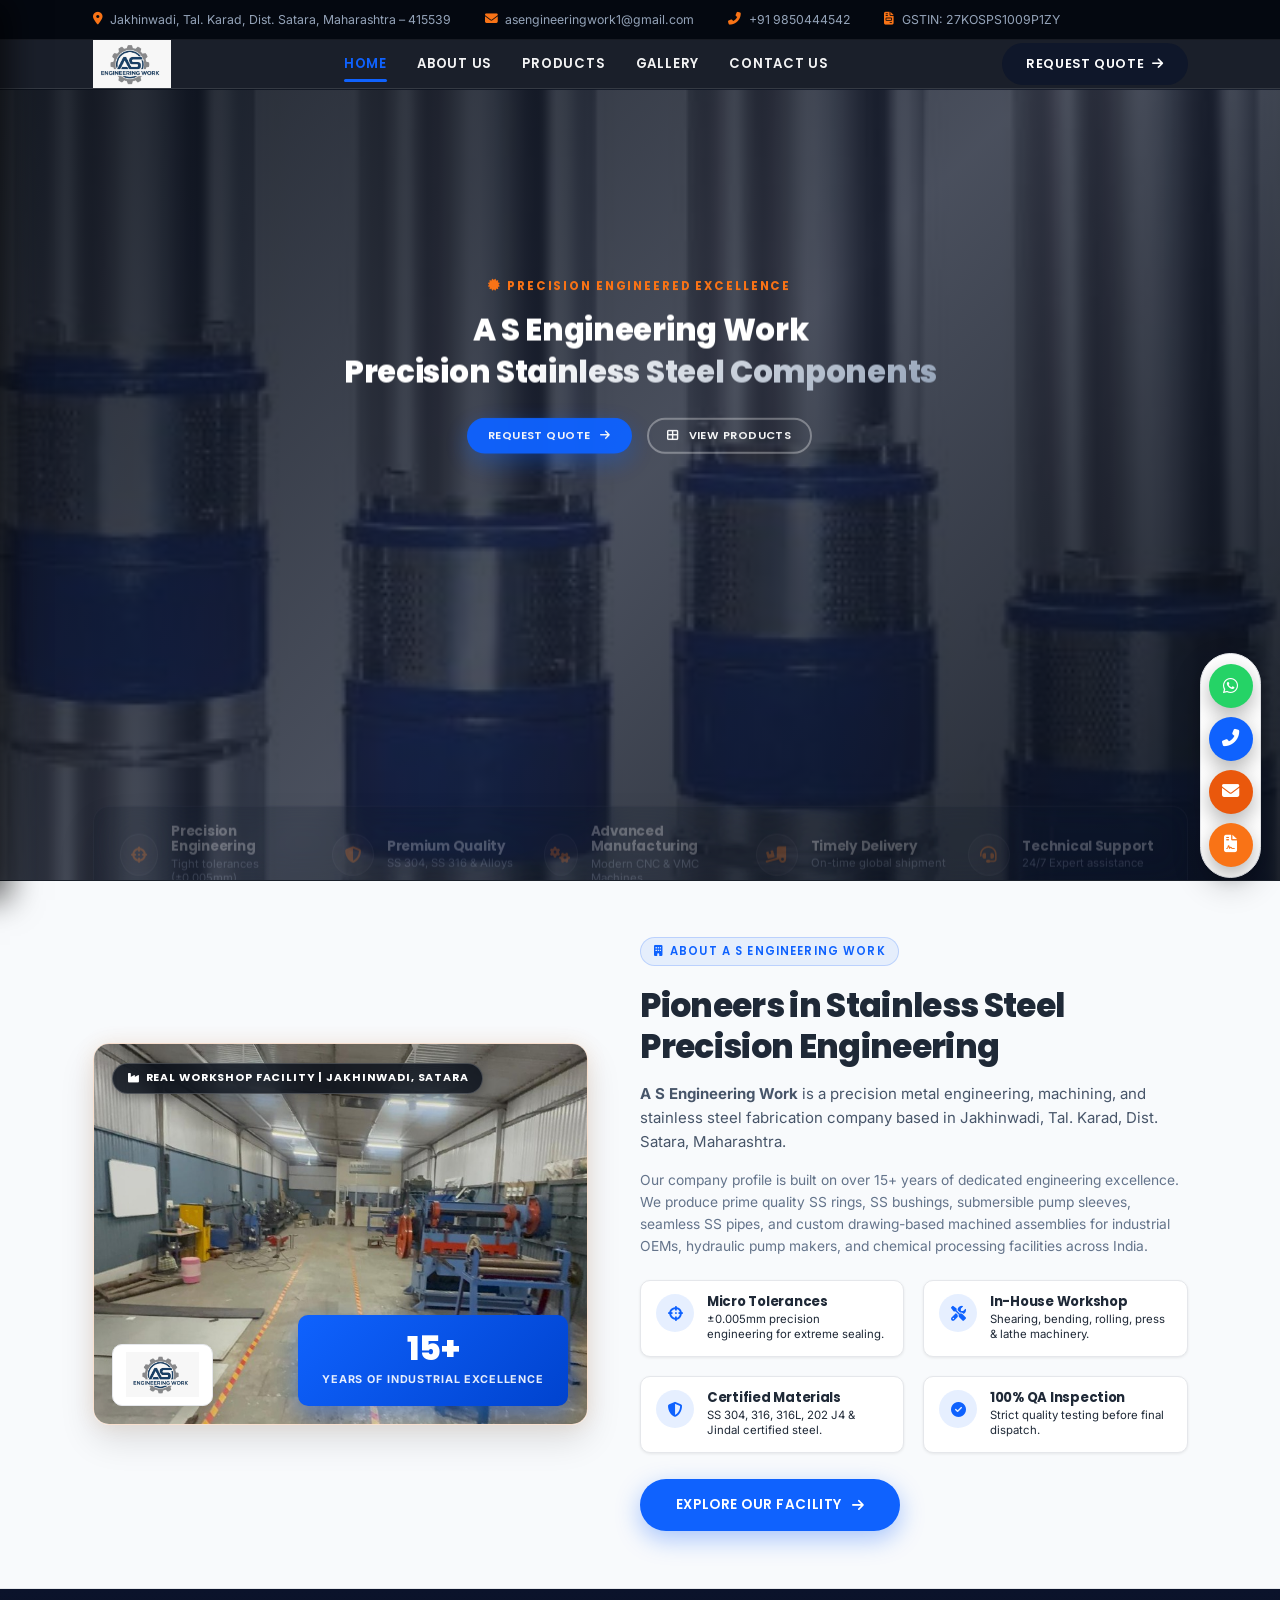
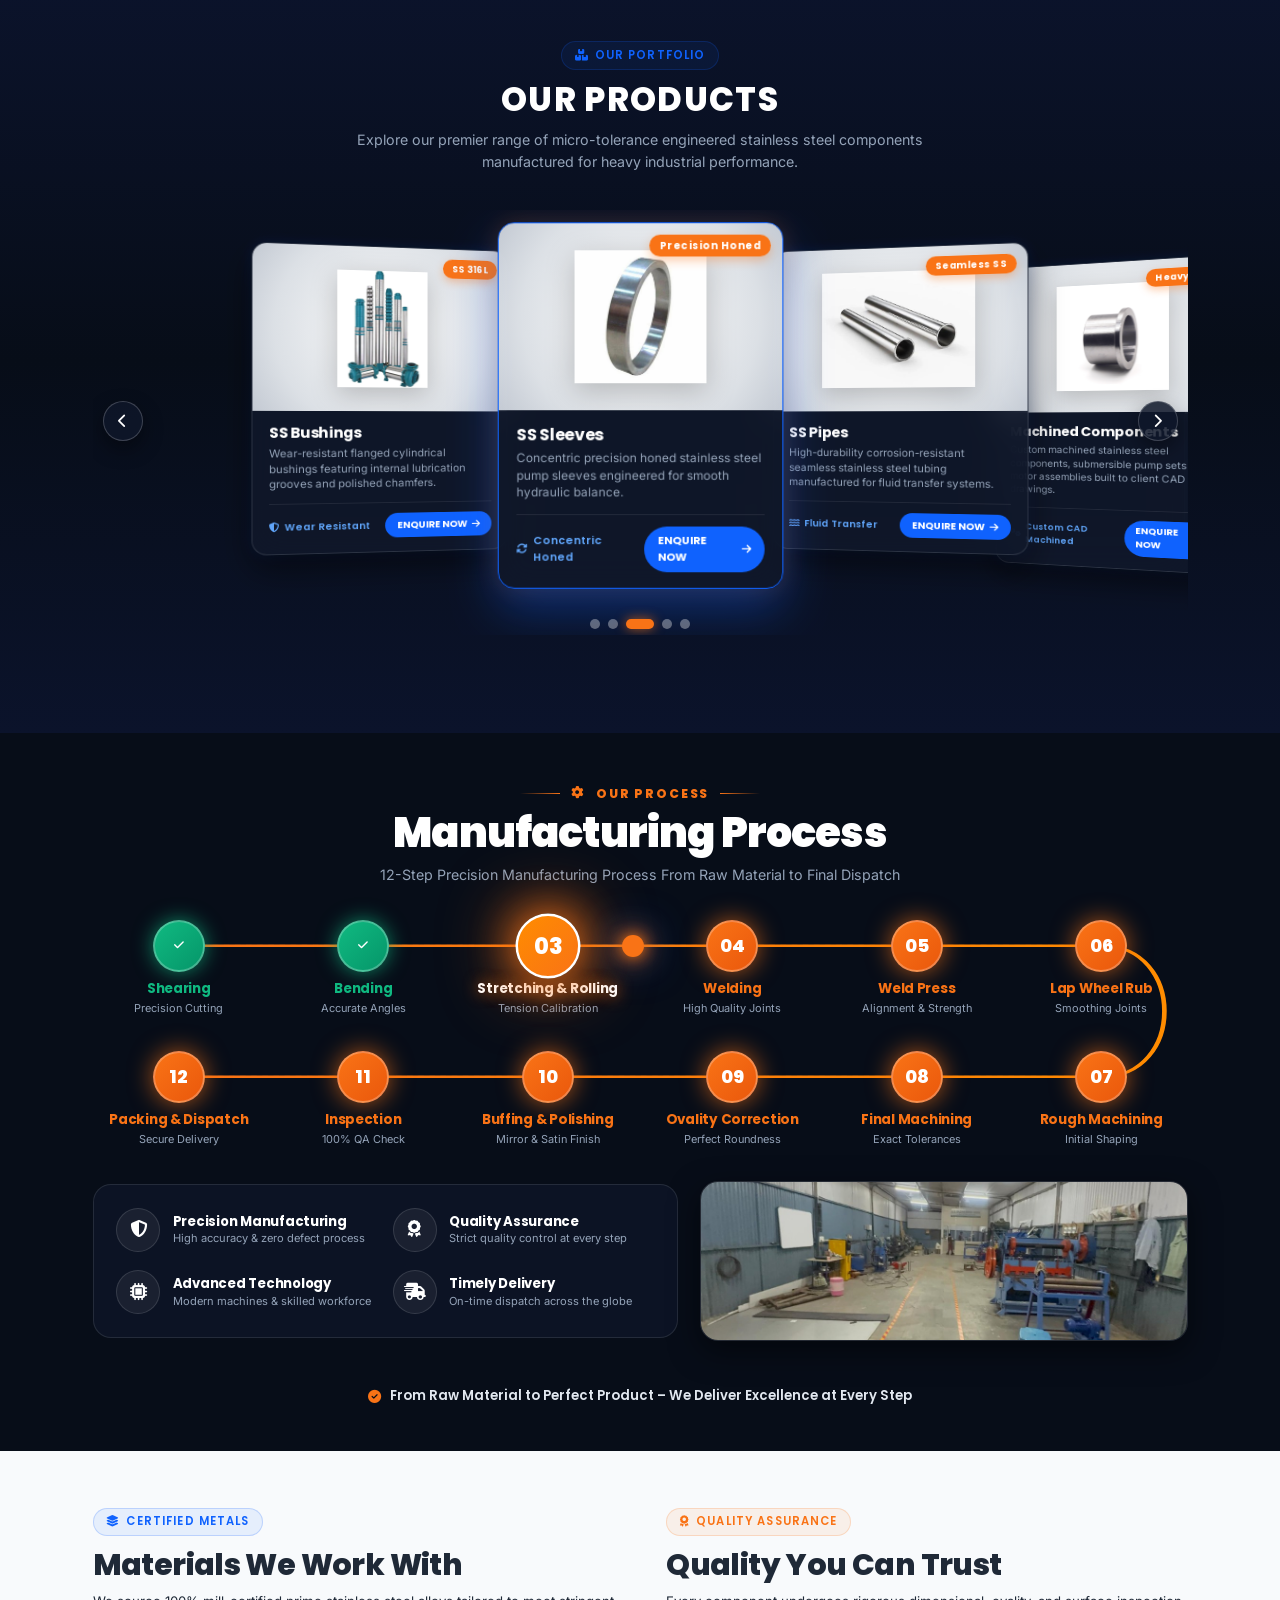
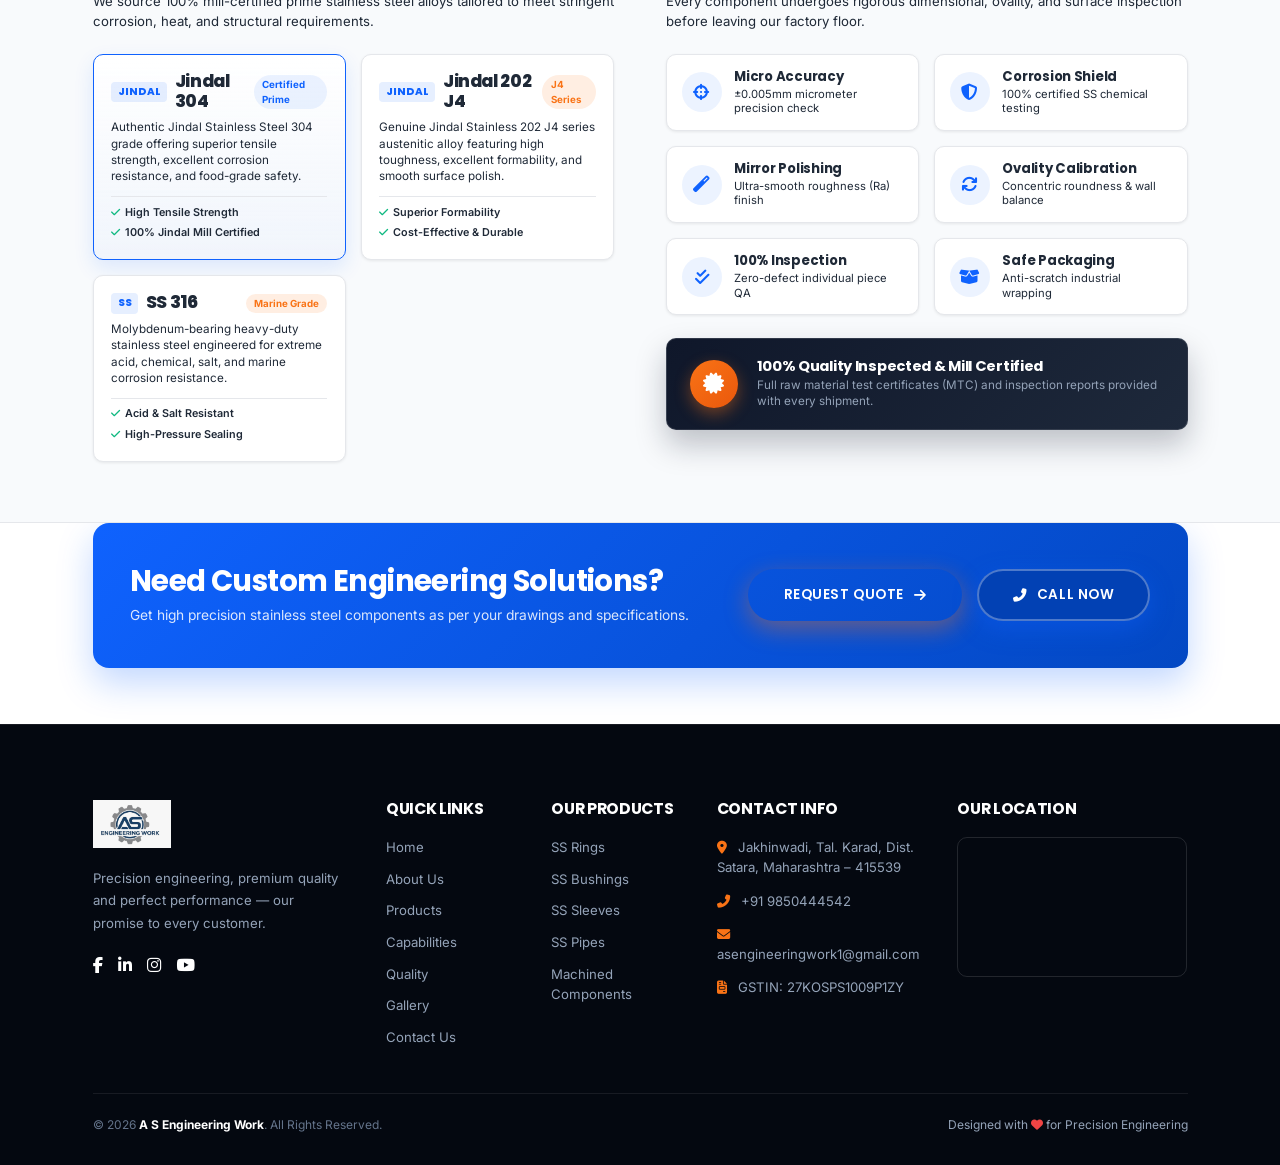
<file: client/index.html>
<!DOCTYPE html>
<html lang="en">
<head>
  <meta charset="UTF-8">
  <meta name="viewport" content="width=device-width, initial-scale=1.0">
  <meta name="description" content="A S Engineering Work - Manufacturer of high precision stainless steel sleeves, pipes, rings & machined components built for performance and durability.">
  <title>A S Engineering Work | Precision Stainless Steel Components</title>

  <!-- Google Fonts (Poppins & Inter) -->
  <link rel="preconnect" href="https://fonts.googleapis.com">
  <link rel="preconnect" href="https://fonts.gstatic.com" crossorigin>
  <link href="https://fonts.googleapis.com/css2?family=Inter:wght@300;400;500;600;700&family=Poppins:wght@400;500;600;700;800;900&display=swap" rel="stylesheet">

  <!-- Font Awesome 6 -->
  <link rel="stylesheet" href="https://cdnjs.cloudflare.com/ajax/libs/font-awesome/6.5.1/css/all.min.css">

  <!-- Swiper.js CSS -->
  <link rel="stylesheet" href="https://cdn.jsdelivr.net/npm/swiper@11/swiper-bundle.min.css" />

  <!-- Custom Stylesheets -->
  <link rel="stylesheet" href="css/style.css">
  <link rel="stylesheet" href="css/animation.css">
  <link rel="stylesheet" href="css/responsive.css">
</head>
<body>

  <!-- =========================================================
       1. TOP CONTACT BAR (STICKY)
       ========================================================= -->
  <div class="top-contact-bar">
    <div class="container">
      <div class="top-bar-content">
        <div class="top-bar-info">
          <div class="top-bar-item">
            <i class="fas fa-map-marker-alt"></i>
            <span>Jakhinwadi, Tal. Karad, Dist. Satara, Maharashtra – 415539</span>
          </div>
          <div class="top-bar-item">
            <i class="fas fa-envelope"></i>
            <a href="mailto:asengineeringwork1@gmail.com">asengineeringwork1@gmail.com</a>
          </div>
          <div class="top-bar-item">
            <i class="fas fa-phone-alt"></i>
            <a href="tel:+919850444542">+91 9850444542</a>
          </div>
          <div class="top-bar-item">
            <i class="fas fa-file-invoice"></i>
            <span>GSTIN: 27KOSPS1009P1ZY</span>
          </div>
        </div>
      </div>
    </div>
  </div>

  <!-- =========================================================
       2. STICKY HEADER (TRANSPARENT -> SOLID WHITE ON SCROLL)
       ========================================================= -->
  <header class="site-header">
    <div class="container navbar">
      <a href="index.html" class="brand-logo">
        <img src="assets/logo.jpeg" alt="A S Engineering Work Logo" class="header-logo-img">
      </a>

      <nav class="nav-menu">
        <a href="index.html" class="nav-link active">HOME</a>
        <a href="about.html" class="nav-link">ABOUT US</a>
        <a href="products.html" class="nav-link">PRODUCTS</a>
        <a href="products.html#gallery" class="nav-link">GALLERY</a>
        <a href="contact.html" class="nav-link">CONTACT US</a>
      </nav>

      <div class="header-actions">
        <a href="contact.html" class="header-quote-btn">
          REQUEST QUOTE <i class="fas fa-arrow-right"></i>
        </a>
        <button class="mobile-toggle" aria-label="Toggle Navigation Menu">
          <i class="fas fa-bars"></i>
        </button>
      </div>
    </div>
  </header>

  <!-- Mobile Drawer -->
  <div class="drawer-backdrop"></div>
  <aside class="mobile-drawer">
    <div class="mobile-drawer-header">
      <a href="index.html" class="brand-logo">
        <img src="assets/logo.jpeg" alt="A S Engineering Work Logo" class="header-logo-img">
      </a>
      <button class="drawer-close-btn" aria-label="Close Menu"><i class="fas fa-times"></i></button>
    </div>
    <nav class="mobile-nav-links">
      <a href="index.html" class="active">HOME</a>
      <a href="about.html">ABOUT US</a>
      <a href="products.html">PRODUCTS</a>
      <a href="products.html#gallery">GALLERY</a>
      <a href="contact.html">CONTACT US</a>
    </nav>
    <div style="margin-top: auto; padding-top: 2rem;">
      <a href="contact.html" class="btn btn-accent" style="width: 100%;">
        REQUEST QUOTE <i class="fas fa-arrow-right"></i>
      </a>
    </div>
  </aside>

  <!-- =========================================================
       3. CINEMATIC HERO SECTION (BACKGROUND VIDEO & SHOWCASE)
       ========================================================= -->
  <section class="hero-section">
    <!-- Cinematic Background Video & Overlay -->
    <div class="hero-video-bg">
      <video autoplay loop muted playsinline poster="assets/hero-slides/ss-ring.jpg">
        <source src="assets/video.mp4" type="video/mp4">
        Your browser does not support HTML5 video.
      </video>
      <div class="hero-video-overlay"></div>
    </div>

    <div class="container">
      <div class="hero-grid" style="grid-template-columns: 1fr; max-width: 800px; margin: auto auto;">
        <!-- Left Side: Hero Content -->
        <div class="hero-content" style="text-align: center;">
          <span class="hero-tagline"><i class="fas fa-certificate" style="color: var(--accent-orange); margin-right: 0.35rem;"></i> PRECISION ENGINEERED EXCELLENCE</span>
          <h1 class="hero-title">
            A S Engineering Work <br>
            <span style="background: linear-gradient(135deg, #FFFFFF 30%, #94A3B8 100%); -webkit-background-clip: text; -webkit-text-fill-color: transparent;">Precision Stainless Steel Components</span>
          </h1>

          <div class="hero-cta-group" style="justify-content: center;">
            <a href="contact.html" class="btn btn-primary">
              REQUEST QUOTE <i class="fas fa-arrow-right"></i>
            </a>
            <a href="products.html" class="btn btn-outline-white">
              <i class="fas fa-th-large"></i> VIEW PRODUCTS
            </a>
          </div>
        </div>
      </div>

      <!-- Bottom Metric Bar Inside Hero -->
      <div class="hero-bottom-bar">
        <div class="hero-bottom-metric">
          <div class="metric-icon"><i class="fas fa-crosshairs"></i></div>
          <div class="metric-text">
            <h5>Precision Engineering</h5>
            <p>Tight tolerances (±0.005mm)</p>
          </div>
        </div>

        <div class="hero-bottom-metric">
          <div class="metric-icon"><i class="fas fa-shield-alt"></i></div>
          <div class="metric-text">
            <h5>Premium Quality</h5>
            <p>SS 304, SS 316 & Alloys</p>
          </div>
        </div>

        <div class="hero-bottom-metric">
          <div class="metric-icon"><i class="fas fa-cogs"></i></div>
          <div class="metric-text">
            <h5>Advanced Manufacturing</h5>
            <p>Modern CNC & VMC Machines</p>
          </div>
        </div>

        <div class="hero-bottom-metric">
          <div class="metric-icon"><i class="fas fa-truck-loading"></i></div>
          <div class="metric-text">
            <h5>Timely Delivery</h5>
            <p>On-time global shipment</p>
          </div>
        </div>

        <div class="hero-bottom-metric">
          <div class="metric-icon"><i class="fas fa-headset"></i></div>
          <div class="metric-text">
            <h5>Technical Support</h5>
            <p>24/7 Expert assistance</p>
          </div>
        </div>
      </div>
    </div>
  </section>

  <!-- =========================================================
       4. ABOUT COMPANY (REAL WORKSHOP & BRAND LOGO INTEGRATION)
       ========================================================= -->
  <section class="section-padding about-company-section" id="about">
    <div class="container">
      <div class="about-grid">
        <!-- Left: Modern Workshop Image Card with Real Facility Photo & Logo -->
        <div class="about-image-card">
          <img src="assets/factory-workshop.jpg" alt="A S Engineering Work Real Manufacturing Workshop Facility Floor">
          <div class="about-facility-tag">
            <i class="fas fa-industry"></i> REAL WORKSHOP FACILITY | JAKHINWADI, SATARA
          </div>
          <div class="about-logo-badge">
            <img src="assets/logo.jpeg" alt="A S Engineering Work Brand Logo">
          </div>
          <div class="about-exp-badge">
            <h3>15+</h3>
            <span>Years of Industrial Excellence</span>
          </div>
        </div>

        <!-- Right: Content -->
        <div class="about-content">
          <span class="section-tag"><i class="fas fa-building"></i> ABOUT A S ENGINEERING WORK</span>
          <h2 class="section-title" style="margin-top: 0.5rem; font-size: 2.2rem; line-height: 1.25;">
            Pioneers in Stainless Steel Precision Engineering
          </h2>
          <p class="about-lead-text" style="font-size: 1rem; color: #475569; line-height: 1.6; margin-bottom: 1rem;">
            <strong>A S Engineering Work</strong> is a precision metal engineering, machining, and stainless steel fabrication company based in Jakhinwadi, Tal. Karad, Dist. Satara, Maharashtra.
          </p>
          <p style="font-size: 0.92rem; color: #64748B; line-height: 1.6; margin-bottom: 1.5rem;">
            Our company profile is built on over 15+ years of dedicated engineering excellence. We produce prime quality SS rings, SS bushings, submersible pump sleeves, seamless SS pipes, and custom drawing-based machined assemblies for industrial OEMs, hydraulic pump makers, and chemical processing facilities across India.
          </p>

          <!-- 4 Core Pillars Feature Grid -->
          <div class="about-features-grid">
            <div class="about-feat-item">
              <div class="about-feat-icon"><i class="fas fa-crosshairs"></i></div>
              <div>
                <h5>Micro Tolerances</h5>
                <p>±0.005mm precision engineering for extreme sealing.</p>
              </div>
            </div>

            <div class="about-feat-item">
              <div class="about-feat-icon"><i class="fas fa-tools"></i></div>
              <div>
                <h5>In-House Workshop</h5>
                <p>Shearing, bending, rolling, press & lathe machinery.</p>
              </div>
            </div>

            <div class="about-feat-item">
              <div class="about-feat-icon"><i class="fas fa-shield-alt"></i></div>
              <div>
                <h5>Certified Materials</h5>
                <p>SS 304, 316, 316L, 202 J4 & Jindal certified steel.</p>
              </div>
            </div>

            <div class="about-feat-item">
              <div class="about-feat-icon"><i class="fas fa-check-circle"></i></div>
              <div>
                <h5>100% QA Inspection</h5>
                <p>Strict quality testing before final dispatch.</p>
              </div>
            </div>
          </div>

          <div style="margin-top: 1.5rem;">
            <a href="about.html" class="btn btn-primary">
              EXPLORE OUR FACILITY <i class="fas fa-arrow-right"></i>
            </a>
          </div>
        </div>
      </div>
    </div>
  </section>

  <!-- =========================================================
       5. KEY PRODUCTS (3D COVERFLOW PERSPECTIVE SLIDEBAR)
       ========================================================= -->
  <section class="section-padding key-products-section" id="products">
    <div class="container">
      <div class="section-header text-center" style="margin-bottom: 2rem;">
        <span class="section-tag"><i class="fas fa-boxes"></i> OUR PORTFOLIO</span>
        <h2 class="section-title">OUR PRODUCTS</h2>
        <p class="section-subtitle" style="color: #94A3B8; max-width: 640px; margin: 0.5rem auto 0;">
          Explore our premier range of micro-tolerance engineered stainless steel components manufactured for heavy industrial performance.
        </p>
      </div>

      <!-- 3D Coverflow Carousel Container -->
      <div class="key-products-swiper-container">
        <div class="swiper key-products-coverflow-swiper">
          <div class="swiper-wrapper">

            <!-- Slide 1: SS Rings -->
            <div class="swiper-slide key-product-slide">
              <div class="key-product-card">
                <div class="key-product-img-box">
                  <img src="assets/hero-slides/ss-ring.jpg" alt="SS Rings">
                  <span class="product-badge">SS 304 / SS 316</span>
                </div>
                <div class="key-product-info">
                  <h3>SS Rings</h3>
                  <p>Custom machined SS rings engineered with micro tolerances (±0.005mm) for high-pressure industrial sealing.</p>
                  <div class="product-card-footer">
                    <span class="spec-pill"><i class="fas fa-crosshairs"></i> ±0.005mm Tolerance</span>
                    <a href="contact.html" class="slide-enquire-btn">ENQUIRE NOW <i class="fas fa-arrow-right"></i></a>
                  </div>
                </div>
              </div>
            </div>

            <!-- Slide 2: SS Bushings -->
            <div class="swiper-slide key-product-slide">
              <div class="key-product-card">
                <div class="key-product-img-box">
                  <img src="assets/hero-slides/ss-bushing.jpg" alt="SS Bushings">
                  <span class="product-badge">SS 316L</span>
                </div>
                <div class="key-product-info">
                  <h3>SS Bushings</h3>
                  <p>Wear-resistant flanged cylindrical bushings featuring internal lubrication grooves and polished chamfers.</p>
                  <div class="product-card-footer">
                    <span class="spec-pill"><i class="fas fa-shield-alt"></i> Wear Resistant</span>
                    <a href="contact.html" class="slide-enquire-btn">ENQUIRE NOW <i class="fas fa-arrow-right"></i></a>
                  </div>
                </div>
              </div>
            </div>

            <!-- Slide 3: SS Sleeves -->
            <div class="swiper-slide key-product-slide">
              <div class="key-product-card">
                <div class="key-product-img-box">
                  <img src="assets/hero-slides/ss-pump-sleeves.png" alt="SS Sleeves">
                  <span class="product-badge">Precision Honed</span>
                </div>
                <div class="key-product-info">
                  <h3>SS Sleeves</h3>
                  <p>Concentric precision honed stainless steel pump sleeves engineered for smooth hydraulic balance.</p>
                  <div class="product-card-footer">
                    <span class="spec-pill"><i class="fas fa-sync-alt"></i> Concentric Honed</span>
                    <a href="contact.html" class="slide-enquire-btn">ENQUIRE NOW <i class="fas fa-arrow-right"></i></a>
                  </div>
                </div>
              </div>
            </div>

            <!-- Slide 4: SS Pipes -->
            <div class="swiper-slide key-product-slide">
              <div class="key-product-card">
                <div class="key-product-img-box">
                  <img src="assets/hero-slides/ss-pipes-tubes.png" alt="SS Pipes">
                  <span class="product-badge">Seamless SS</span>
                </div>
                <div class="key-product-info">
                  <h3>SS Pipes</h3>
                  <p>High-durability corrosion-resistant seamless stainless steel tubing manufactured for fluid transfer systems.</p>
                  <div class="product-card-footer">
                    <span class="spec-pill"><i class="fas fa-water"></i> Fluid Transfer</span>
                    <a href="contact.html" class="slide-enquire-btn">ENQUIRE NOW <i class="fas fa-arrow-right"></i></a>
                  </div>
                </div>
              </div>
            </div>

            <!-- Slide 5: Machined Components -->
            <div class="swiper-slide key-product-slide">
              <div class="key-product-card">
                <div class="key-product-img-box">
                  <img src="assets/hero-slides/ss-submersible-pumps.png" alt="Machined Components">
                  <span class="product-badge">Heavy Duty</span>
                </div>
                <div class="key-product-info">
                  <h3>Machined Components</h3>
                  <p>Custom machined stainless steel components, submersible pump sets & motor assemblies built to client CAD drawings.</p>
                  <div class="product-card-footer">
                    <span class="spec-pill"><i class="fas fa-cogs"></i> Custom CAD Machined</span>
                    <a href="contact.html" class="slide-enquire-btn">ENQUIRE NOW <i class="fas fa-arrow-right"></i></a>
                  </div>
                </div>
              </div>
            </div>

          </div>

          <!-- Controls -->
          <div class="swiper-button-next coverflow-next"><i class="fas fa-chevron-right"></i></div>
          <div class="swiper-button-prev coverflow-prev"><i class="fas fa-chevron-left"></i></div>
          <div class="swiper-pagination coverflow-pagination"></div>
        </div>
      </div>
    </div>
  </section>

  <!-- =========================================================
       6. MANUFACTURING PROCESS PIPELINE (6x2 S-WAVE MATCHING USER SCREENSHOT)
       ========================================================= -->
  <section class="manufacturing-pipeline-section" id="capabilities">
    <div class="container">
      
      <!-- Section Header -->
      <div class="pipeline-header">
        <span class="pipeline-tag"><i class="fas fa-cog"></i> OUR PROCESS</span>
        <h2 class="pipeline-title">Manufacturing Process</h2>
        <p class="pipeline-subtitle">12-Step Precision Manufacturing Process From Raw Material to Final Dispatch</p>
      </div>

      <!-- 6x2 S-Wave Pipeline Grid -->
      <div class="swave-pipeline-container">
        
        <!-- SVG Curved Connecting Laser Line Overlay -->
        <svg class="swave-svg-overlay" viewBox="0 0 1180 480" preserveAspectRatio="none">
          <path id="swave-line-bg" fill="none" stroke="rgba(249, 115, 22, 0.3)" stroke-width="4" stroke-dasharray="6 6" />
          <path id="swave-line-active" fill="none" stroke="url(#swave-laser-grad)" stroke-width="5" stroke-linecap="round" />
          <defs>
            <linearGradient id="swave-laser-grad" x1="0%" y1="0%" x2="100%" y2="0%">
              <stop offset="0%" stop-color="#F97316" />
              <stop offset="100%" stop-color="#FF8C00" />
            </linearGradient>
          </defs>
        </svg>

        <!-- Travelling Luminous Energy Pulse Ball -->
        <div id="swave-pulse-ball" class="home-pulse-ball" style="opacity: 0;">
          <div class="pulse-core"></div>
        </div>

        <!-- 12 Step Grid Cards (Matching User Screenshot Layout) -->
        <div class="swave-grid">
          
          <!-- Step 01 -->
          <div class="swave-step-item" data-step="1">
            <div class="swave-num-badge">01</div>
            <div class="swave-text-content">
              <h5 class="swave-step-title">Shearing</h5>
              <p class="swave-step-desc">Precision Cutting</p>
            </div>
          </div>

          <!-- Step 02 -->
          <div class="swave-step-item" data-step="2">
            <div class="swave-num-badge">02</div>
            <div class="swave-text-content">
              <h5 class="swave-step-title">Bending</h5>
              <p class="swave-step-desc">Accurate Angles</p>
            </div>
          </div>

          <!-- Step 03 -->
          <div class="swave-step-item" data-step="3">
            <div class="swave-num-badge">03</div>
            <div class="swave-text-content">
              <h5 class="swave-step-title">Stretching & Rolling</h5>
              <p class="swave-step-desc">Tension Calibration</p>
            </div>
          </div>

          <!-- Step 04 -->
          <div class="swave-step-item" data-step="4">
            <div class="swave-num-badge">04</div>
            <div class="swave-text-content">
              <h5 class="swave-step-title">Welding</h5>
              <p class="swave-step-desc">High Quality Joints</p>
            </div>
          </div>

          <!-- Step 05 -->
          <div class="swave-step-item" data-step="5">
            <div class="swave-num-badge">05</div>
            <div class="swave-text-content">
              <h5 class="swave-step-title">Weld Press</h5>
              <p class="swave-step-desc">Alignment & Strength</p>
            </div>
          </div>

          <!-- Step 06 -->
          <div class="swave-step-item" data-step="6">
            <div class="swave-num-badge">06</div>
            <div class="swave-text-content">
              <h5 class="swave-step-title">Lap Wheel Rub</h5>
              <p class="swave-step-desc">Smoothing Joints</p>
            </div>
          </div>

          <!-- ROW 2: Steps 07 to 12 (Right-to-Left in visual order) -->
          
          <!-- Step 07 -->
          <div class="swave-step-item" data-step="7" style="grid-column: 6; grid-row: 2;">
            <div class="swave-num-badge">07</div>
            <div class="swave-text-content">
              <h5 class="swave-step-title">Rough Machining</h5>
              <p class="swave-step-desc">Initial Shaping</p>
            </div>
          </div>

          <!-- Step 08 -->
          <div class="swave-step-item" data-step="8" style="grid-column: 5; grid-row: 2;">
            <div class="swave-num-badge">08</div>
            <div class="swave-text-content">
              <h5 class="swave-step-title">Final Machining</h5>
              <p class="swave-step-desc">Exact Tolerances</p>
            </div>
          </div>

          <!-- Step 09 -->
          <div class="swave-step-item" data-step="9" style="grid-column: 4; grid-row: 2;">
            <div class="swave-num-badge">09</div>
            <div class="swave-text-content">
              <h5 class="swave-step-title">Ovality Correction</h5>
              <p class="swave-step-desc">Perfect Roundness</p>
            </div>
          </div>

          <!-- Step 10 -->
          <div class="swave-step-item" data-step="10" style="grid-column: 3; grid-row: 2;">
            <div class="swave-num-badge">10</div>
            <div class="swave-text-content">
              <h5 class="swave-step-title">Buffing & Polishing</h5>
              <p class="swave-step-desc">Mirror & Satin Finish</p>
            </div>
          </div>

          <!-- Step 11 -->
          <div class="swave-step-item" data-step="11" style="grid-column: 2; grid-row: 2;">
            <div class="swave-num-badge">11</div>
            <div class="swave-text-content">
              <h5 class="swave-step-title">Inspection</h5>
              <p class="swave-step-desc">100% QA Check</p>
            </div>
          </div>

          <!-- Step 12 -->
          <div class="swave-step-item" data-step="12" style="grid-column: 1; grid-row: 2;">
            <div class="swave-num-badge">12</div>
            <div class="swave-text-content">
              <h5 class="swave-step-title">Packing & Dispatch</h5>
              <p class="swave-step-desc">Secure Delivery</p>
            </div>
          </div>

        </div>
      </div>

      <!-- Bottom Feature Bar & Workshop Photo (2 Columns matching screenshot) -->
      <div class="swave-bottom-grid">
        <div class="swave-pillars-card">
          <div class="swave-pillar-item">
            <div class="swave-pillar-icon"><i class="fas fa-shield-alt"></i></div>
            <div class="swave-pillar-info">
              <h5>Precision Manufacturing</h5>
              <p>High accuracy & zero defect process</p>
            </div>
          </div>

          <div class="swave-pillar-item">
            <div class="swave-pillar-icon"><i class="fas fa-award"></i></div>
            <div class="swave-pillar-info">
              <h5>Quality Assurance</h5>
              <p>Strict quality control at every step</p>
            </div>
          </div>

          <div class="swave-pillar-item">
            <div class="swave-pillar-icon"><i class="fas fa-microchip"></i></div>
            <div class="swave-pillar-info">
              <h5>Advanced Technology</h5>
              <p>Modern machines & skilled workforce</p>
            </div>
          </div>

          <div class="swave-pillar-item">
            <div class="swave-pillar-icon"><i class="fas fa-shipping-fast"></i></div>
            <div class="swave-pillar-info">
              <h5>Timely Delivery</h5>
              <p>On-time dispatch across the globe</p>
            </div>
          </div>
        </div>

        <div class="swave-workshop-card">
          <img src="assets/factory-workshop.jpg" alt="Jakhinwadi Satara Manufacturing Workshop Operations">
        </div>
      </div>

      <!-- Footer Tagline matching screenshot -->
      <div class="swave-tagline-footer">
        <i class="fas fa-check-circle"></i>
        <span>From Raw Material to Perfect Product – We Deliver Excellence at Every Step</span>
      </div>

    </div>
  </section>

  <!-- =========================================================
       7. CERTIFIED MATERIALS & QUALITY ASSURANCE
       ========================================================= -->
  <section class="section-padding quality-materials-section" id="quality">
    <div class="container">
      <div class="quality-materials-grid">

        <!-- Left Column: Certified Stainless Steel Material Grades -->
        <div class="materials-column">
          <span class="section-tag"><i class="fas fa-layer-group"></i> CERTIFIED METALS</span>
          <h2 class="section-title">
            Materials We Work With
          </h2>
          <p class="section-subtitle-left">
            We source 100% mill-certified prime stainless steel alloys tailored to meet stringent corrosion, heat, and structural requirements.
          </p>

          <div class="materials-grade-grid">
            
            <!-- Grade 1: Jindal 304 -->
            <div class="material-card-glow active-grade">
              <div class="material-header">
                <span class="grade-symbol">JINDAL</span>
                <h3>Jindal 304</h3>
                <span class="material-pill-badge">Certified Prime</span>
              </div>
              <p>Authentic Jindal Stainless Steel 304 grade offering superior tensile strength, excellent corrosion resistance, and food-grade safety.</p>
              <div class="material-specs-list">
                <span><i class="fas fa-check"></i> High Tensile Strength</span>
                <span><i class="fas fa-check"></i> 100% Jindal Mill Certified</span>
              </div>
            </div>

            <!-- Grade 2: Jindal 202 J4 -->
            <div class="material-card-glow">
              <div class="material-header">
                <span class="grade-symbol">JINDAL</span>
                <h3>Jindal 202 J4</h3>
                <span class="material-pill-badge-orange">J4 Series</span>
              </div>
              <p>Genuine Jindal Stainless 202 J4 series austenitic alloy featuring high toughness, excellent formability, and smooth surface polish.</p>
              <div class="material-specs-list">
                <span><i class="fas fa-check"></i> Superior Formability</span>
                <span><i class="fas fa-check"></i> Cost-Effective & Durable</span>
              </div>
            </div>

            <!-- Grade 3: SS 316 -->
            <div class="material-card-glow">
              <div class="material-header">
                <span class="grade-symbol">SS</span>
                <h3>SS 316</h3>
                <span class="material-pill-badge-orange">Marine Grade</span>
              </div>
              <p>Molybdenum-bearing heavy-duty stainless steel engineered for extreme acid, chemical, salt, and marine corrosion resistance.</p>
              <div class="material-specs-list">
                <span><i class="fas fa-check"></i> Acid & Salt Resistant</span>
                <span><i class="fas fa-check"></i> High-Pressure Sealing</span>
              </div>
            </div>

          </div>
        </div>

        <!-- Right Column: Quality Assurance Standards & Guarantee -->
        <div class="quality-column">
          <span class="section-tag" style="background: rgba(249, 115, 22, 0.08); color: var(--accent-orange); border-color: rgba(249, 115, 22, 0.2);"><i class="fas fa-award"></i> QUALITY ASSURANCE</span>
          <h2 class="section-title">
            Quality You Can Trust
          </h2>
          <p class="section-subtitle-left">
            Every component undergoes rigorous dimensional, ovality, and surface inspection before leaving our factory floor.
          </p>

          <div class="quality-pillars-grid">
            <div class="quality-pillar-item">
              <div class="quality-icon-glow"><i class="fas fa-crosshairs"></i></div>
              <div class="quality-pillar-text">
                <h5>Micro Accuracy</h5>
                <p>±0.005mm micrometer precision check</p>
              </div>
            </div>

            <div class="quality-pillar-item">
              <div class="quality-icon-glow"><i class="fas fa-shield-alt"></i></div>
              <div class="quality-pillar-text">
                <h5>Corrosion Shield</h5>
                <p>100% certified SS chemical testing</p>
              </div>
            </div>

            <div class="quality-pillar-item">
              <div class="quality-icon-glow"><i class="fas fa-magic"></i></div>
              <div class="quality-pillar-text">
                <h5>Mirror Polishing</h5>
                <p>Ultra-smooth roughness (Ra) finish</p>
              </div>
            </div>

            <div class="quality-pillar-item">
              <div class="quality-icon-glow"><i class="fas fa-sync"></i></div>
              <div class="quality-pillar-text">
                <h5>Ovality Calibration</h5>
                <p>Concentric roundness & wall balance</p>
              </div>
            </div>

            <div class="quality-pillar-item">
              <div class="quality-icon-glow"><i class="fas fa-check-double"></i></div>
              <div class="quality-pillar-text">
                <h5>100% Inspection</h5>
                <p>Zero-defect individual piece QA</p>
              </div>
            </div>

            <div class="quality-pillar-item">
              <div class="quality-icon-glow"><i class="fas fa-box-open"></i></div>
              <div class="quality-pillar-text">
                <h5>Safe Packaging</h5>
                <p>Anti-scratch industrial wrapping</p>
              </div>
            </div>
          </div>

          <!-- Quality Guarantee Emblem Card -->
          <div class="quality-guarantee-card">
            <div class="guarantee-badge-icon">
              <i class="fas fa-certificate"></i>
            </div>
            <div class="guarantee-info">
              <h4>100% Quality Inspected & Mill Certified</h4>
              <p>Full raw material test certificates (MTC) and inspection reports provided with every shipment.</p>
            </div>
          </div>

        </div>

      </div>
    </div>
  </section>

  <!-- =========================================================
       8. CALL TO ACTION BANNER (LARGE BLUE GRADIENT)
       ========================================================= -->
  <section class="section-padding" style="padding-top: 0;">
    <div class="container">
      <div class="large-cta-banner">
        <div>
          <h2>Need Custom Engineering Solutions?</h2>
          <p>Get high precision stainless steel components as per your drawings and specifications.</p>
        </div>
        <div style="display: flex; gap: 1rem;">
          <a href="contact.html" class="btn btn-accent" style="background: var(--orange-gradient);">
            REQUEST QUOTE <i class="fas fa-arrow-right"></i>
          </a>
          <a href="tel:+919850444542" class="btn btn-primary" style="background: #0241B4; border-color: rgba(255,255,255,0.3);">
            <i class="fas fa-phone-alt"></i> CALL NOW
          </a>
        </div>
      </div>
    </div>
  </section>

  <!-- =========================================================
       9. FOOTER (DARK NAVY WITH MAP PREVIEW)
       ========================================================= -->
  <footer style="background-color: #040810; color: #94A3B8; padding-top: 5rem; padding-bottom: 2rem; border-top: 1px solid rgba(255,255,255,0.08);">
    <div class="container">
      <div class="footer-grid">
        <div>
          <a href="index.html" class="brand-logo">
            <img src="assets/logo.jpeg" alt="A S Engineering Work Logo" class="header-logo-img">
          </a>
          <p style="margin-top: 1.25rem; font-size: 0.88rem; line-height: 1.7; color: #94A3B8;">
            Precision engineering, premium quality and perfect performance — our promise to every customer.
          </p>
          <div style="display: flex; gap: 1rem; margin-top: 1.25rem;">
            <a href="#" style="color: var(--white); font-size: 1.1rem;"><i class="fab fa-facebook-f"></i></a>
            <a href="#" style="color: var(--white); font-size: 1.1rem;"><i class="fab fa-linkedin-in"></i></a>
            <a href="#" style="color: var(--white); font-size: 1.1rem;"><i class="fab fa-instagram"></i></a>
            <a href="#" style="color: var(--white); font-size: 1.1rem;"><i class="fab fa-youtube"></i></a>
          </div>
        </div>

        <div>
          <h4 style="color: var(--white); font-size: 1.05rem; margin-bottom: 1.25rem;">QUICK LINKS</h4>
          <ul style="display: flex; flex-direction: column; gap: 0.75rem; font-size: 0.88rem;">
            <li><a href="index.html" style="color: #94A3B8;">Home</a></li>
            <li><a href="about.html" style="color: #94A3B8;">About Us</a></li>
            <li><a href="products.html" style="color: #94A3B8;">Products</a></li>
            <li><a href="about.html#capabilities" style="color: #94A3B8;">Capabilities</a></li>
            <li><a href="#quality" style="color: #94A3B8;">Quality</a></li>
            <li><a href="products.html#gallery" style="color: #94A3B8;">Gallery</a></li>
            <li><a href="contact.html" style="color: #94A3B8;">Contact Us</a></li>
          </ul>
        </div>

        <div>
          <h4 style="color: var(--white); font-size: 1.05rem; margin-bottom: 1.25rem;">OUR PRODUCTS</h4>
          <ul style="display: flex; flex-direction: column; gap: 0.75rem; font-size: 0.88rem;">
            <li><a href="products.html" style="color: #94A3B8;">SS Rings</a></li>
            <li><a href="products.html" style="color: #94A3B8;">SS Bushings</a></li>
            <li><a href="products.html" style="color: #94A3B8;">SS Sleeves</a></li>
            <li><a href="products.html" style="color: #94A3B8;">SS Pipes</a></li>
            <li><a href="products.html" style="color: #94A3B8;">Machined Components</a></li>
          </ul>
        </div>

        <div>
          <h4 style="color: var(--white); font-size: 1.05rem; margin-bottom: 1.25rem;">CONTACT INFO</h4>
          <div style="display: flex; flex-direction: column; gap: 0.85rem; font-size: 0.88rem; color: #94A3B8;">
            <div><i class="fas fa-map-marker-alt" style="color: var(--accent-orange); margin-right: 0.5rem;"></i> Jakhinwadi, Tal. Karad, Dist. Satara, Maharashtra – 415539</div>
            <div><i class="fas fa-phone-alt" style="color: var(--accent-orange); margin-right: 0.5rem;"></i> +91 9850444542</div>
            <div><i class="fas fa-envelope" style="color: var(--accent-orange); margin-right: 0.5rem;"></i> asengineeringwork1@gmail.com</div>
            <div><i class="fas fa-file-invoice" style="color: var(--accent-orange); margin-right: 0.5rem;"></i> GSTIN: 27KOSPS1009P1ZY</div>
          </div>
        </div>

        <!-- Google Map Card Preview -->
        <div>
          <h4 style="color: var(--white); font-size: 1.05rem; margin-bottom: 1.25rem;">OUR LOCATION</h4>
          <div style="border-radius: var(--border-radius-md); overflow: hidden; height: 140px; border: 1px solid rgba(255,255,255,0.12); position: relative;">
            <iframe src="https://www.google.com/maps/embed?pb=!1m18!1m12!1m3!1d60980.52839958045!2d74.1485089!3d17.2882586!2m3!1f0!2f0!3f0!3m2!1i1024!2i768!4f13.1!3m3!1m2!1s0x3bc1824efb4fffff%3A0x6b44a73786196230!2sKarad%2C%20Maharashtra!5e0!3m2!1sen!2sin!4v1700000000000" 
                    width="100%" height="100%" style="border:0;" allowfullscreen="" loading="lazy"></iframe>
          </div>
        </div>
      </div>

      <div class="footer-bottom">
        <div>&copy; 2026 <strong>A S Engineering Work</strong>. All Rights Reserved.</div>
        <div style="color: #94A3B8;">Designed with <i class="fas fa-heart" style="color: #EF4444;"></i> for Precision Engineering</div>
      </div>
    </div>
  </footer>

  <!-- SLEEK FLOATING CONTACT ACTION STACK -->
  <div class="floating-buttons-container">
    <a href="https://wa.me/919850444542?text=Hello%20A%20S%20Engineering%20Work,%20I%20have%20an%20enquiry" 
       class="float-btn float-whatsapp" target="_blank" rel="noopener noreferrer" aria-label="WhatsApp">
      <i class="fab fa-whatsapp"></i>
      <span class="float-tooltip">WhatsApp</span>
    </a>

    <a href="tel:+919850444542" class="float-btn float-call" aria-label="Call Now">
      <i class="fas fa-phone-alt"></i>
      <span class="float-tooltip">Call Now</span>
    </a>

    <a href="mailto:asengineeringwork1@gmail.com" class="float-btn float-email" aria-label="Email Us">
      <i class="fas fa-envelope"></i>
      <span class="float-tooltip">Email Us</span>
    </a>

    <a href="contact.html#rfq-form" class="float-btn float-rfq" aria-label="Get Quote">
      <i class="fas fa-file-contract"></i>
      <span class="float-tooltip">Get Quote</span>
    </a>

    <button id="back-to-top-btn" class="float-btn float-top" aria-label="Back to Top" onclick="window.scrollTo({top: 0, behavior: 'smooth'});">
      <i class="fas fa-arrow-up"></i>
      <span class="float-tooltip">Back to Top</span>
    </button>
  </div>

  <!-- SCRIPTS -->
  <script src="https://cdnjs.cloudflare.com/ajax/libs/gsap/3.12.5/gsap.min.js"></script>
  <script src="https://cdn.jsdelivr.net/npm/swiper@11/swiper-bundle.min.js"></script>
  <script src="js/main.js"></script>
  <script src="js/hero.js"></script>
  <script src="js/slider.js"></script>
  <script src="js/rfq-modal.js"></script>
  <script src="js/swave-pipeline.js"></script>
</body>
</html>
</file>
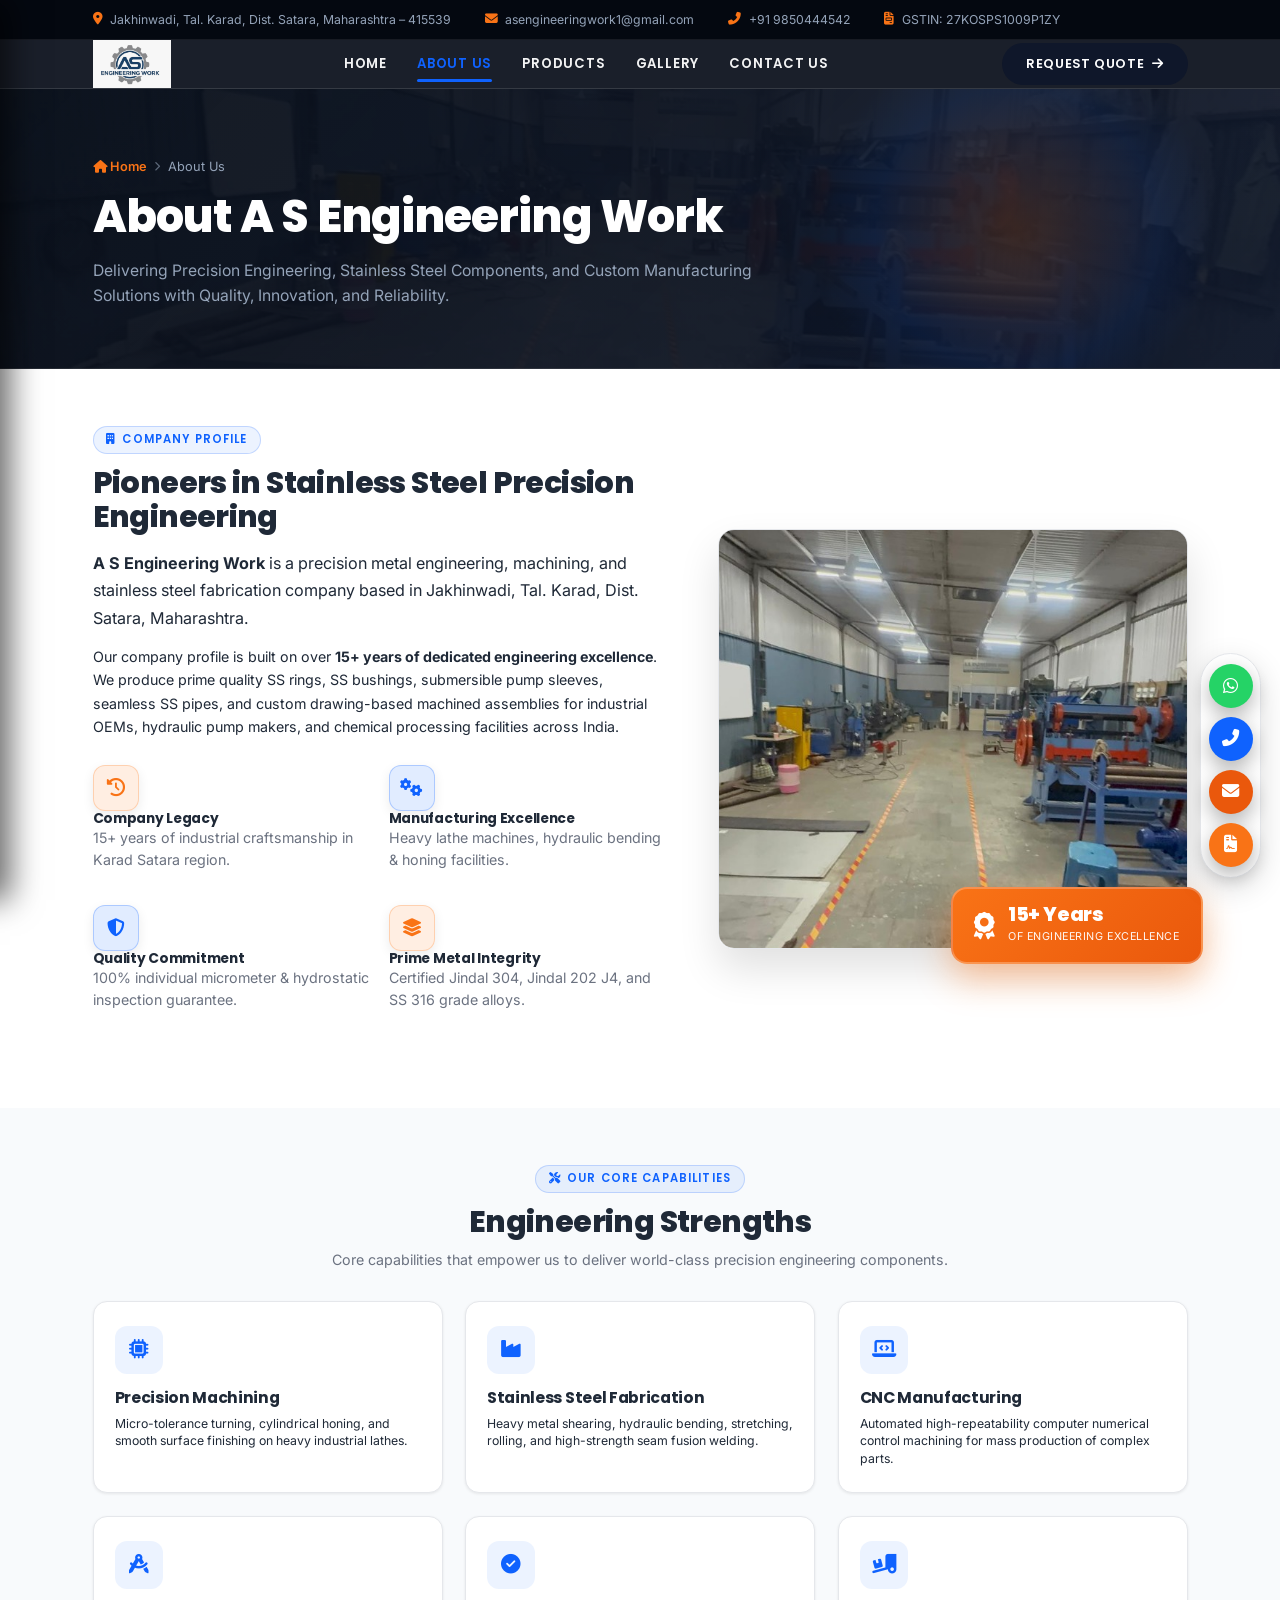
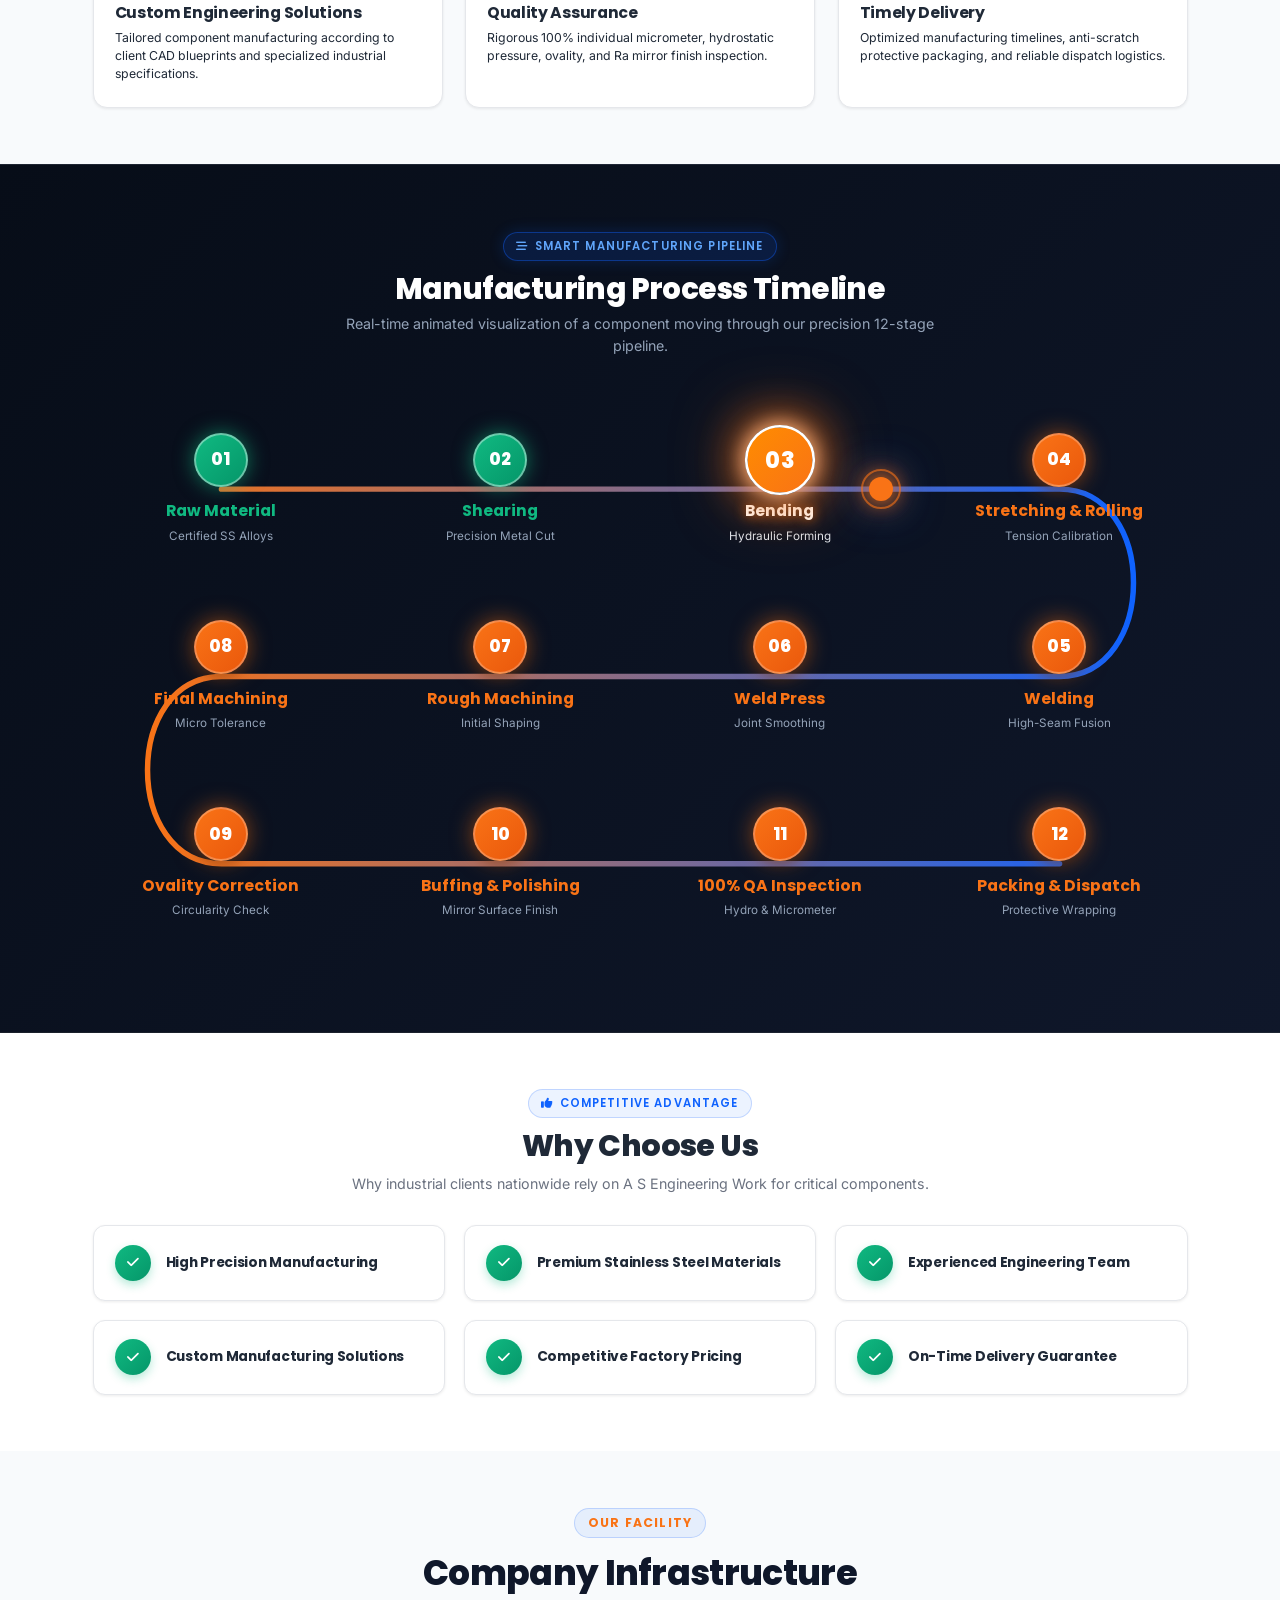
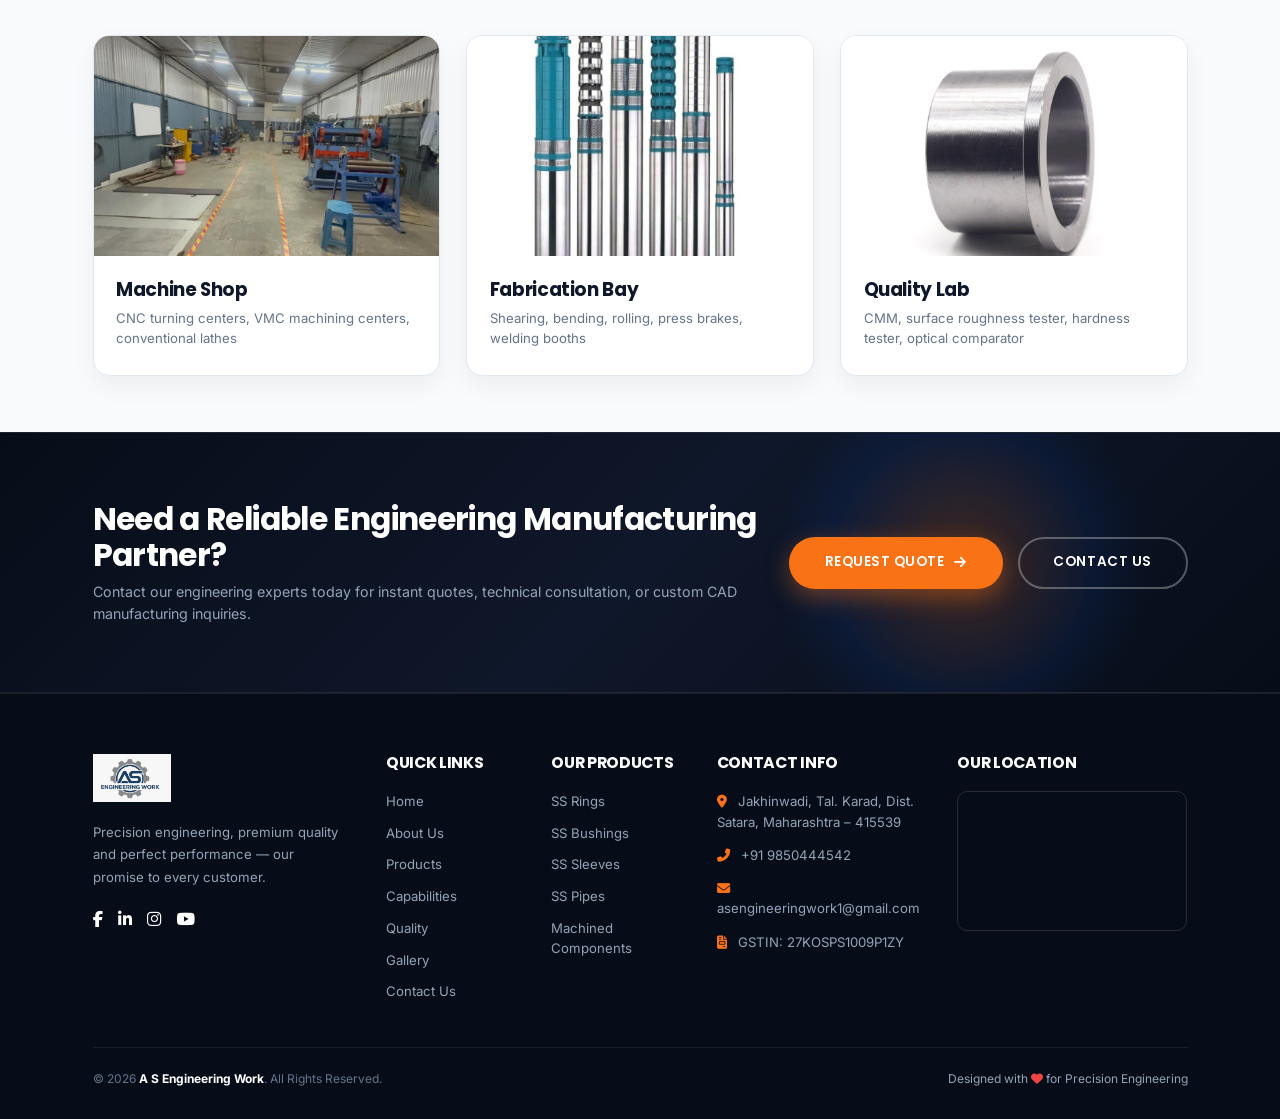
<file: client/about.html>
<!DOCTYPE html>
<html lang="en">
<head>
  <meta charset="UTF-8">
  <meta name="viewport" content="width=device-width, initial-scale=1.0">
  <title>About Us | A S Engineering Work - Precision Stainless Steel Component Manufacturer</title>
  <meta name="description" content="Learn about A S Engineering Work, leading precision engineering and stainless steel component manufacturer based in Jakhinwadi, Tal. Karad, Dist. Satara, Maharashtra.">

  <!-- Google Fonts (Outfit & Inter) -->
  <link rel="preconnect" href="https://fonts.googleapis.com">
  <link rel="preconnect" href="https://fonts.gstatic.com" crossorigin>
  <link href="https://fonts.googleapis.com/css2?family=Inter:wght@300;400;500;600;700&family=Outfit:wght@500;600;700;800;900&display=swap" rel="stylesheet">

  <!-- FontAwesome Icons -->
  <link rel="stylesheet" href="https://cdnjs.cloudflare.com/ajax/libs/font-awesome/6.4.0/css/all.min.css">

  <!-- Custom CSS -->
  <link rel="stylesheet" href="css/style.css">
  <link rel="stylesheet" href="css/about.css">
  <link rel="stylesheet" href="css/animation.css">
  <link rel="stylesheet" href="css/responsive.css">
</head>
<body>

  <!-- =========================================================
       1. TOP CONTACT BAR (STICKY)
       ========================================================= -->
  <div class="top-contact-bar">
    <div class="container">
      <div class="top-bar-content">
        <div class="top-bar-info">
          <div class="top-bar-item">
            <i class="fas fa-map-marker-alt"></i>
            <span>Jakhinwadi, Tal. Karad, Dist. Satara, Maharashtra – 415539</span>
          </div>
          <div class="top-bar-item">
            <i class="fas fa-envelope"></i>
            <a href="mailto:asengineeringwork1@gmail.com">asengineeringwork1@gmail.com</a>
          </div>
          <div class="top-bar-item">
            <i class="fas fa-phone-alt"></i>
            <a href="tel:+919850444542">+91 9850444542</a>
          </div>
          <div class="top-bar-item">
            <i class="fas fa-file-invoice"></i>
            <span>GSTIN: 27KOSPS1009P1ZY</span>
          </div>
        </div>
      </div>
    </div>
  </div>

  <!-- =========================================================
       2. STICKY HEADER & NAVBAR
       ========================================================= -->
  <header class="site-header">
    <div class="container navbar">
      <a href="index.html" class="brand-logo">
        <img src="assets/logo.jpeg" alt="A S Engineering Work Logo" class="header-logo-img">
      </a>

      <nav class="nav-menu">
        <a href="index.html" class="nav-link">HOME</a>
        <a href="about.html" class="nav-link active">ABOUT US</a>
        <a href="products.html" class="nav-link">PRODUCTS</a>
        <a href="products.html#gallery" class="nav-link">GALLERY</a>
        <a href="contact.html" class="nav-link">CONTACT US</a>
      </nav>

      <div class="header-actions">
        <a href="contact.html" class="header-quote-btn">
          REQUEST QUOTE <i class="fas fa-arrow-right"></i>
        </a>
        <button class="mobile-toggle" aria-label="Toggle Navigation Menu">
          <i class="fas fa-bars"></i>
        </button>
      </div>
    </div>
  </header>

  <!-- Mobile Drawer -->
  <div class="drawer-backdrop"></div>
  <aside class="mobile-drawer">
    <div class="mobile-drawer-header">
      <a href="index.html" class="brand-logo">
        <img src="assets/logo.jpeg" alt="A S Engineering Work Logo" class="header-logo-img">
      </a>
      <button class="drawer-close-btn" aria-label="Close Menu"><i class="fas fa-times"></i></button>
    </div>
    <nav class="mobile-nav-links">
      <a href="index.html">HOME</a>
      <a href="about.html" class="active">ABOUT US</a>
      <a href="products.html">PRODUCTS</a>
      <a href="products.html#gallery">GALLERY</a>
      <a href="contact.html">CONTACT US</a>
    </nav>
    <div style="margin-top: auto; padding-top: 2rem;">
      <a href="contact.html" class="btn btn-accent" style="width: 100%;">
        REQUEST QUOTE <i class="fas fa-arrow-right"></i>
      </a>
    </div>
  </aside>

  <!-- =========================================================
       HERO BANNER
       ========================================================= -->
  <section class="page-hero-banner">
    <div class="container">
      <div class="breadcrumb-nav">
        <a href="index.html"><i class="fas fa-home"></i> Home</a>
        <i class="fas fa-chevron-right" style="font-size: 0.65rem; opacity: 0.6;"></i>
        <span>About Us</span>
      </div>

      <h1 class="page-hero-title">About A S Engineering Work</h1>
      <p class="page-hero-subtitle">
        Delivering Precision Engineering, Stainless Steel Components, and Custom Manufacturing Solutions with Quality, Innovation, and Reliability.
      </p>
    </div>
  </section>

  <!-- =========================================================
       1. COMPANY PROFILE
       ========================================================= -->
  <section class="section-padding" style="background: #FFFFFF;">
    <div class="container">
      <div class="about-page-overview-grid">
        <div class="about-content">
          <span class="section-tag"><i class="fas fa-building"></i> COMPANY PROFILE</span>
          <h2 class="section-title">Pioneers in Stainless Steel Precision Engineering</h2>
          
          <p class="about-lead-text">
            <strong>A S Engineering Work</strong> is a precision metal engineering, machining, and stainless steel fabrication company based in Jakhinwadi, Tal. Karad, Dist. Satara, Maharashtra.
          </p>

          <p class="about-description">
            Our company profile is built on over <strong>15+ years of dedicated engineering excellence</strong>. We produce prime quality SS rings, SS bushings, submersible pump sleeves, seamless SS pipes, and custom drawing-based machined assemblies for industrial OEMs, hydraulic pump makers, and chemical processing facilities across India.
          </p>

          <div class="about-features-grid" style="margin-top: 1.75rem;">
            <div class="feature-item">
              <div class="feature-icon-badge orange-badge">
                <i class="fas fa-history"></i>
              </div>
              <div>
                <h5>Company Legacy</h5>
                <p>15+ years of industrial craftsmanship in Karad Satara region.</p>
              </div>
            </div>

            <div class="feature-item">
              <div class="feature-icon-badge blue-badge">
                <i class="fas fa-cogs"></i>
              </div>
              <div>
                <h5>Manufacturing Excellence</h5>
                <p>Heavy lathe machines, hydraulic bending & honing facilities.</p>
              </div>
            </div>

            <div class="feature-item">
              <div class="feature-icon-badge blue-badge">
                <i class="fas fa-shield-alt"></i>
              </div>
              <div>
                <h5>Quality Commitment</h5>
                <p>100% individual micrometer & hydrostatic inspection guarantee.</p>
              </div>
            </div>

            <div class="feature-item">
              <div class="feature-icon-badge orange-badge">
                <i class="fas fa-layer-group"></i>
              </div>
              <div>
                <h5>Prime Metal Integrity</h5>
                <p>Certified Jindal 304, Jindal 202 J4, and SS 316 grade alloys.</p>
              </div>
            </div>
          </div>
        </div>

        <div style="position: relative;">
          <div style="border-radius: 16px; overflow: hidden; box-shadow: 0 20px 40px rgba(0,0,0,0.12); border: 1px solid var(--light-gray-border); height: 420px;">
            <img src="assets/factory-workshop.jpg" alt="A S Engineering Work Workshop Operations" style="width: 100%; height: 100%; object-fit: cover;">
          </div>

          <div class="floating-experience-badge">
            <i class="fas fa-award"></i>
            <div>
              <h4>15+ Years</h4>
              <span>Of Engineering Excellence</span>
            </div>
          </div>
        </div>
      </div>
    </div>
  </section>

  <!-- =========================================================
       2. ENGINEERING STRENGTHS
       ========================================================= -->
  <section class="section-padding bg-light">
    <div class="container">
      <div class="section-header text-center">
        <span class="section-tag"><i class="fas fa-tools"></i> OUR CORE CAPABILITIES</span>
        <h2 class="section-title">Engineering Strengths</h2>
        <p class="section-subtitle">Core capabilities that empower us to deliver world-class precision engineering components.</p>
      </div>

      <div class="strengths-grid-6">
        <div class="strength-card-item">
          <div class="strength-icon"><i class="fas fa-microchip"></i></div>
          <h4>Precision Machining</h4>
          <p>Micro-tolerance turning, cylindrical honing, and smooth surface finishing on heavy industrial lathes.</p>
        </div>

        <div class="strength-card-item">
          <div class="strength-icon"><i class="fas fa-industry"></i></div>
          <h4>Stainless Steel Fabrication</h4>
          <p>Heavy metal shearing, hydraulic bending, stretching, rolling, and high-strength seam fusion welding.</p>
        </div>

        <div class="strength-card-item">
          <div class="strength-icon"><i class="fas fa-laptop-code"></i></div>
          <h4>CNC Manufacturing</h4>
          <p>Automated high-repeatability computer numerical control machining for mass production of complex parts.</p>
        </div>

        <div class="strength-card-item">
          <div class="strength-icon"><i class="fas fa-drafting-compass"></i></div>
          <h4>Custom Engineering Solutions</h4>
          <p>Tailored component manufacturing according to client CAD blueprints and specialized industrial specifications.</p>
        </div>

        <div class="strength-card-item">
          <div class="strength-icon"><i class="fas fa-check-circle"></i></div>
          <h4>Quality Assurance</h4>
          <p>Rigorous 100% individual micrometer, hydrostatic pressure, ovality, and Ra mirror finish inspection.</p>
        </div>

        <div class="strength-card-item">
          <div class="strength-icon"><i class="fas fa-truck-loading"></i></div>
          <h4>Timely Delivery</h4>
          <p>Optimized manufacturing timelines, anti-scratch protective packaging, and reliable dispatch logistics.</p>
        </div>
      </div>
    </div>
  </section>

  <!-- =========================================================
       3. MANUFACTURING PROCESS TIMELINE (ANIMATED S-WAVE PIPELINE)
       ========================================================= -->
  <section class="horizontal-timeline-section" id="manufacturing-timeline">
    <div class="container" style="position: relative;">
      <div class="section-header text-center" style="margin-bottom: 3rem;">
        <span class="section-tag glow-tag"><i class="fas fa-stream"></i> SMART MANUFACTURING PIPELINE</span>
        <h2 class="section-title text-contrast-white">Manufacturing Process Timeline</h2>
        <p class="section-subtitle" style="color: #94A3B8;">Real-time animated visualization of a component moving through our precision 12-stage pipeline.</p>
      </div>

      <!-- Wave Timeline Container -->
      <div class="wave-timeline-container">
        <!-- SVG Connecting Wave Path -->
        <svg class="wave-svg-overlay" viewBox="0 0 1000 500" preserveAspectRatio="none">
          <path id="wave-line-bg" d="M 125,75 L 375,75 L 625,75 L 875,75 C 965,75 965,225 875,225 L 625,225 L 375,225 L 125,225 C 35,225 35,375 125,375 L 375,375 L 625,375 L 875,375" fill="none" stroke="rgba(255,255,255,0.12)" stroke-width="4" stroke-dasharray="8 8" />
          <path id="wave-line-active" d="M 125,75 L 375,75 L 625,75 L 875,75 C 965,75 965,225 875,225 L 625,225 L 375,225 L 125,225 C 35,225 35,375 125,375 L 375,375 L 625,375 L 875,375" fill="none" stroke="url(#wave-gradient)" stroke-width="5" stroke-linecap="round" />
          
          <defs>
            <linearGradient id="wave-gradient" x1="0%" y1="0%" x2="100%" y2="0%">
              <stop offset="0%" stop-color="#F97316" />
              <stop offset="100%" stop-color="#0F62FE" />
            </linearGradient>
          </defs>
        </svg>

        <!-- Glowing Travelling Energy Pulse -->
        <div id="pulse-energy-ball" class="pulse-energy-ball">
          <div class="pulse-core"></div>
          <div class="pulse-ring"></div>
        </div>

        <!-- 12 Wave Step Nodes Grid -->
        <div class="wave-steps-grid">
          <!-- Row 1: Left to Right (Steps 01 - 04) -->
          <div class="wave-step-node" data-step="1" style="grid-column: 1; grid-row: 1;">
            <div class="node-circle">01</div>
            <div class="node-title">Raw Material</div>
            <div class="node-desc">Certified SS Alloys</div>
          </div>

          <div class="wave-step-node" data-step="2" style="grid-column: 2; grid-row: 1;">
            <div class="node-circle">02</div>
            <div class="node-title">Shearing</div>
            <div class="node-desc">Precision Metal Cut</div>
          </div>

          <div class="wave-step-node" data-step="3" style="grid-column: 3; grid-row: 1;">
            <div class="node-circle">03</div>
            <div class="node-title">Bending</div>
            <div class="node-desc">Hydraulic Forming</div>
          </div>

          <div class="wave-step-node" data-step="4" style="grid-column: 4; grid-row: 1;">
            <div class="node-circle">04</div>
            <div class="node-title">Stretching & Rolling</div>
            <div class="node-desc">Tension Calibration</div>
          </div>

          <!-- Row 2: Right to Left (Steps 05 - 08) -->
          <div class="wave-step-node" data-step="5" style="grid-column: 4; grid-row: 2;">
            <div class="node-circle">05</div>
            <div class="node-title">Welding</div>
            <div class="node-desc">High-Seam Fusion</div>
          </div>

          <div class="wave-step-node" data-step="6" style="grid-column: 3; grid-row: 2;">
            <div class="node-circle">06</div>
            <div class="node-title">Weld Press</div>
            <div class="node-desc">Joint Smoothing</div>
          </div>

          <div class="wave-step-node" data-step="7" style="grid-column: 2; grid-row: 2;">
            <div class="node-circle">07</div>
            <div class="node-title">Rough Machining</div>
            <div class="node-desc">Initial Shaping</div>
          </div>

          <div class="wave-step-node" data-step="8" style="grid-column: 1; grid-row: 2;">
            <div class="node-circle">08</div>
            <div class="node-title">Final Machining</div>
            <div class="node-desc">Micro Tolerance</div>
          </div>

          <!-- Row 3: Left to Right (Steps 09 - 12) -->
          <div class="wave-step-node" data-step="9" style="grid-column: 1; grid-row: 3;">
            <div class="node-circle">09</div>
            <div class="node-title">Ovality Correction</div>
            <div class="node-desc">Circularity Check</div>
          </div>

          <div class="wave-step-node" data-step="10" style="grid-column: 2; grid-row: 3;">
            <div class="node-circle">10</div>
            <div class="node-title">Buffing & Polishing</div>
            <div class="node-desc">Mirror Surface Finish</div>
          </div>

          <div class="wave-step-node" data-step="11" style="grid-column: 3; grid-row: 3;">
            <div class="node-circle">11</div>
            <div class="node-title">100% QA Inspection</div>
            <div class="node-desc">Hydro & Micrometer</div>
          </div>

          <div class="wave-step-node" data-step="12" style="grid-column: 4; grid-row: 3;">
            <div class="node-circle">12</div>
            <div class="node-title">Packing & Dispatch</div>
            <div class="node-desc">Protective Wrapping</div>
          </div>
        </div>

        <!-- Completion Alert Popup Badge -->
        <div id="process-complete-badge" class="process-complete-badge">
          <i class="fas fa-check-circle"></i>
          <span>12-STAGE PIPELINE COMPLETE! RESTARTING...</span>
        </div>
      </div>
    </div>
  </section>

  <!-- =========================================================
       4. WHY CHOOSE US
       ========================================================= -->
  <section class="section-padding">
    <div class="container">
      <div class="section-header text-center">
        <span class="section-tag"><i class="fas fa-thumbs-up"></i> COMPETITIVE ADVANTAGE</span>
        <h2 class="section-title">Why Choose Us</h2>
        <p class="section-subtitle">Why industrial clients nationwide rely on A S Engineering Work for critical components.</p>
      </div>

      <div class="why-choose-grid">
        <div class="why-choose-card">
          <div class="check-icon-badge"><i class="fas fa-check"></i></div>
          <h5>High Precision Manufacturing</h5>
        </div>

        <div class="why-choose-card">
          <div class="check-icon-badge"><i class="fas fa-check"></i></div>
          <h5>Premium Stainless Steel Materials</h5>
        </div>

        <div class="why-choose-card">
          <div class="check-icon-badge"><i class="fas fa-check"></i></div>
          <h5>Experienced Engineering Team</h5>
        </div>

        <div class="why-choose-card">
          <div class="check-icon-badge"><i class="fas fa-check"></i></div>
          <h5>Custom Manufacturing Solutions</h5>
        </div>

        <div class="why-choose-card">
          <div class="check-icon-badge"><i class="fas fa-check"></i></div>
          <h5>Competitive Factory Pricing</h5>
        </div>

        <div class="why-choose-card">
          <div class="check-icon-badge"><i class="fas fa-check"></i></div>
          <h5>On-Time Delivery Guarantee</h5>
        </div>
      </div>
    </div>
  </section>

  <!-- =========================================================
       5. COMPANY INFRASTRUCTURE
       ========================================================= -->
  <section class="section-padding bg-light">
    <div class="container">
      <div class="section-header text-center" style="margin-bottom: 2.75rem;">
        <span class="section-tag" style="color: var(--accent-orange); font-weight: 700; font-size: 0.82rem; letter-spacing: 0.1em; text-transform: uppercase;">OUR FACILITY</span>
        <h2 class="section-title" style="font-size: 2.3rem; font-weight: 800; color: #0F172A; margin-top: 0.35rem;">Company Infrastructure</h2>
      </div>

      <div class="infrastructure-grid">
        <!-- Card 1: Machine Shop -->
        <div class="infrastructure-card">
          <div class="infrastructure-img-box">
            <img src="assets/factory-workshop.jpg" alt="Machine Shop CNC & Conventional Lathes">
          </div>
          <div class="infrastructure-body">
            <h4>Machine Shop</h4>
            <p>CNC turning centers, VMC machining centers, conventional lathes</p>
          </div>
        </div>

        <!-- Card 2: Fabrication Bay -->
        <div class="infrastructure-card">
          <div class="infrastructure-img-box">
            <img src="assets/hero-slides/ss-bushing.jpg" alt="Fabrication Bay Press & Bending">
          </div>
          <div class="infrastructure-body">
            <h4>Fabrication Bay</h4>
            <p>Shearing, bending, rolling, press brakes, welding booths</p>
          </div>
        </div>

        <!-- Card 3: Quality Lab -->
        <div class="infrastructure-card">
          <div class="infrastructure-img-box">
            <img src="assets/hero-slides/ss-submersible-pumps.png" alt="Quality Lab CMM & Roughness Testers">
          </div>
          <div class="infrastructure-body">
            <h4>Quality Lab</h4>
            <p>CMM, surface roughness tester, hardness tester, optical comparator</p>
          </div>
        </div>
      </div>
    </div>
  </section>

  <!-- =========================================================
       CALL TO ACTION BANNER
       ========================================================= -->
  <section class="about-cta-section">
    <div class="container">
      <div class="large-cta-banner" style="background: transparent; box-shadow: none; padding: 0;">
        <div>
          <h2 style="font-size: 2.1rem; margin-bottom: 0.5rem;">Need a Reliable Engineering Manufacturing Partner?</h2>
          <p style="color: #94A3B8; font-size: 0.95rem;">Contact our engineering experts today for instant quotes, technical consultation, or custom CAD manufacturing inquiries.</p>
        </div>
        <div style="display: flex; gap: 1rem; align-items: center; min-width: max-content;">
          <a href="contact.html" class="btn btn-accent">REQUEST QUOTE <i class="fas fa-arrow-right"></i></a>
          <a href="contact.html" class="btn btn-outline" style="border-color: rgba(255,255,255,0.3); color: var(--white);">CONTACT US</a>
        </div>
      </div>
    </div>
  </section>

  <!-- =========================================================
       FOOTER
       ========================================================= -->
  <footer class="site-footer" style="background: #070D18; color: var(--white); padding-top: 4rem; padding-bottom: 2rem; border-top: 1px solid rgba(255,255,255,0.08);">
    <div class="container">
      <div class="footer-grid">
        <div>
          <a href="index.html" class="brand-logo">
            <img src="assets/logo.jpeg" alt="A S Engineering Work Logo" class="header-logo-img">
          </a>
          <p style="margin-top: 1.25rem; font-size: 0.88rem; line-height: 1.7; color: #94A3B8;">
            Precision engineering, premium quality and perfect performance — our promise to every customer.
          </p>
          <div style="display: flex; gap: 1rem; margin-top: 1.25rem;">
            <a href="#" style="color: var(--white); font-size: 1.1rem;"><i class="fab fa-facebook-f"></i></a>
            <a href="#" style="color: var(--white); font-size: 1.1rem;"><i class="fab fa-linkedin-in"></i></a>
            <a href="#" style="color: var(--white); font-size: 1.1rem;"><i class="fab fa-instagram"></i></a>
            <a href="#" style="color: var(--white); font-size: 1.1rem;"><i class="fab fa-youtube"></i></a>
          </div>
        </div>

        <div>
          <h4 style="color: var(--white); font-size: 1.05rem; margin-bottom: 1.25rem;">QUICK LINKS</h4>
          <ul style="display: flex; flex-direction: column; gap: 0.75rem; font-size: 0.88rem;">
            <li><a href="index.html" style="color: #94A3B8;">Home</a></li>
            <li><a href="about.html" style="color: #94A3B8;">About Us</a></li>
            <li><a href="products.html" style="color: #94A3B8;">Products</a></li>
            <li><a href="about.html#capabilities" style="color: #94A3B8;">Capabilities</a></li>
            <li><a href="#quality" style="color: #94A3B8;">Quality</a></li>
            <li><a href="products.html#gallery" style="color: #94A3B8;">Gallery</a></li>
            <li><a href="contact.html" style="color: #94A3B8;">Contact Us</a></li>
          </ul>
        </div>

        <div>
          <h4 style="color: var(--white); font-size: 1.05rem; margin-bottom: 1.25rem;">OUR PRODUCTS</h4>
          <ul style="display: flex; flex-direction: column; gap: 0.75rem; font-size: 0.88rem;">
            <li><a href="products.html" style="color: #94A3B8;">SS Rings</a></li>
            <li><a href="products.html" style="color: #94A3B8;">SS Bushings</a></li>
            <li><a href="products.html" style="color: #94A3B8;">SS Sleeves</a></li>
            <li><a href="products.html" style="color: #94A3B8;">SS Pipes</a></li>
            <li><a href="products.html" style="color: #94A3B8;">Machined Components</a></li>
          </ul>
        </div>

        <div>
          <h4 style="color: var(--white); font-size: 1.05rem; margin-bottom: 1.25rem;">CONTACT INFO</h4>
          <div style="display: flex; flex-direction: column; gap: 0.85rem; font-size: 0.88rem; color: #94A3B8;">
            <div><i class="fas fa-map-marker-alt" style="color: var(--accent-orange); margin-right: 0.5rem;"></i> Jakhinwadi, Tal. Karad, Dist. Satara, Maharashtra – 415539</div>
            <div><i class="fas fa-phone-alt" style="color: var(--accent-orange); margin-right: 0.5rem;"></i> +91 9850444542</div>
            <div><i class="fas fa-envelope" style="color: var(--accent-orange); margin-right: 0.5rem;"></i> asengineeringwork1@gmail.com</div>
            <div><i class="fas fa-file-invoice" style="color: var(--accent-orange); margin-right: 0.5rem;"></i> GSTIN: 27KOSPS1009P1ZY</div>
          </div>
        </div>

        <!-- Google Map Card Preview -->
        <div>
          <h4 style="color: var(--white); font-size: 1.05rem; margin-bottom: 1.25rem;">OUR LOCATION</h4>
          <div style="border-radius: var(--border-radius-md); overflow: hidden; height: 140px; border: 1px solid rgba(255,255,255,0.12); position: relative;">
            <iframe src="https://www.google.com/maps/embed?pb=!1m18!1m12!1m3!1d60980.52839958045!2d74.1485089!3d17.2882586!2m3!1f0!2f0!3f0!3m2!1i1024!2i768!4f13.1!3m3!1m2!1s0x3bc1824efb4fffff%3A0x6b44a73786196230!2sKarad%2C%20Maharashtra!5e0!3m2!1sen!2sin!4v1700000000000" 
                    width="100%" height="100%" style="border:0;" allowfullscreen="" loading="lazy"></iframe>
          </div>
        </div>
      </div>

      <div class="footer-bottom">
        <div>&copy; 2026 <strong>A S Engineering Work</strong>. All Rights Reserved.</div>
        <div style="color: #94A3B8;">Designed with <i class="fas fa-heart" style="color: #EF4444;"></i> for Precision Engineering</div>
      </div>
    </div>
  </footer>

  <!-- SLEEK FLOATING CONTACT ACTION STACK -->
  <div class="floating-buttons-container">
    <a href="https://wa.me/919850444542?text=Hello%20A%20S%20Engineering%20Work,%20I%20have%20an%20enquiry" 
       class="float-btn float-whatsapp" target="_blank" rel="noopener noreferrer" aria-label="WhatsApp">
      <i class="fab fa-whatsapp"></i>
      <span class="float-tooltip">WhatsApp</span>
    </a>

    <a href="tel:+919850444542" class="float-btn float-call" aria-label="Call Now">
      <i class="fas fa-phone-alt"></i>
      <span class="float-tooltip">Call Now</span>
    </a>

    <a href="mailto:asengineeringwork1@gmail.com" class="float-btn float-email" aria-label="Email Us">
      <i class="fas fa-envelope"></i>
      <span class="float-tooltip">Email Us</span>
    </a>

    <a href="contact.html#rfq-form" class="float-btn float-rfq" aria-label="Get Quote">
      <i class="fas fa-file-contract"></i>
      <span class="float-tooltip">Get Quote</span>
    </a>

    <button id="back-to-top-btn" class="float-btn float-top" aria-label="Back to Top" onclick="window.scrollTo({top: 0, behavior: 'smooth'});">
      <i class="fas fa-arrow-up"></i>
      <span class="float-tooltip">Back to Top</span>
    </button>
  </div>

  <!-- SCRIPTS -->
  <script src="js/main.js"></script>
  <script src="js/wave-timeline.js"></script>
  <script src="js/rfq-modal.js"></script>
</body>
</html>
</file>
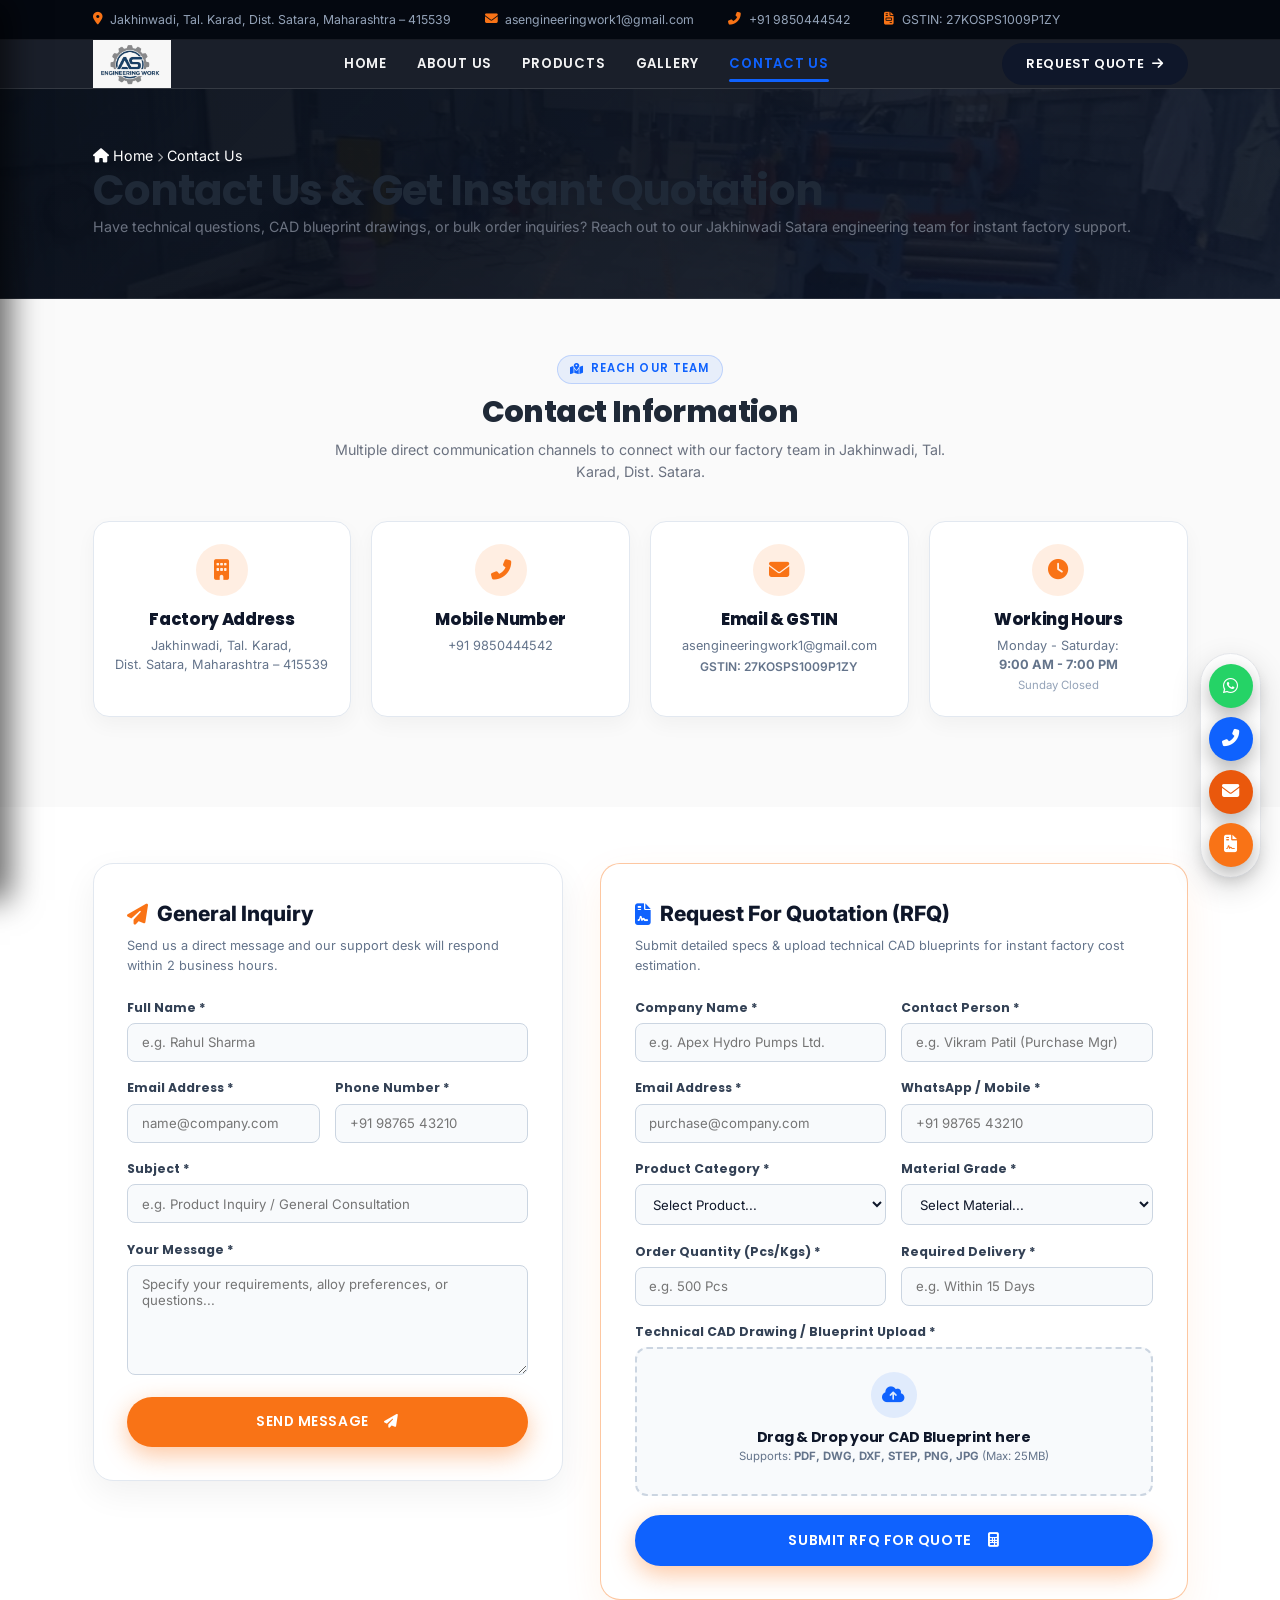
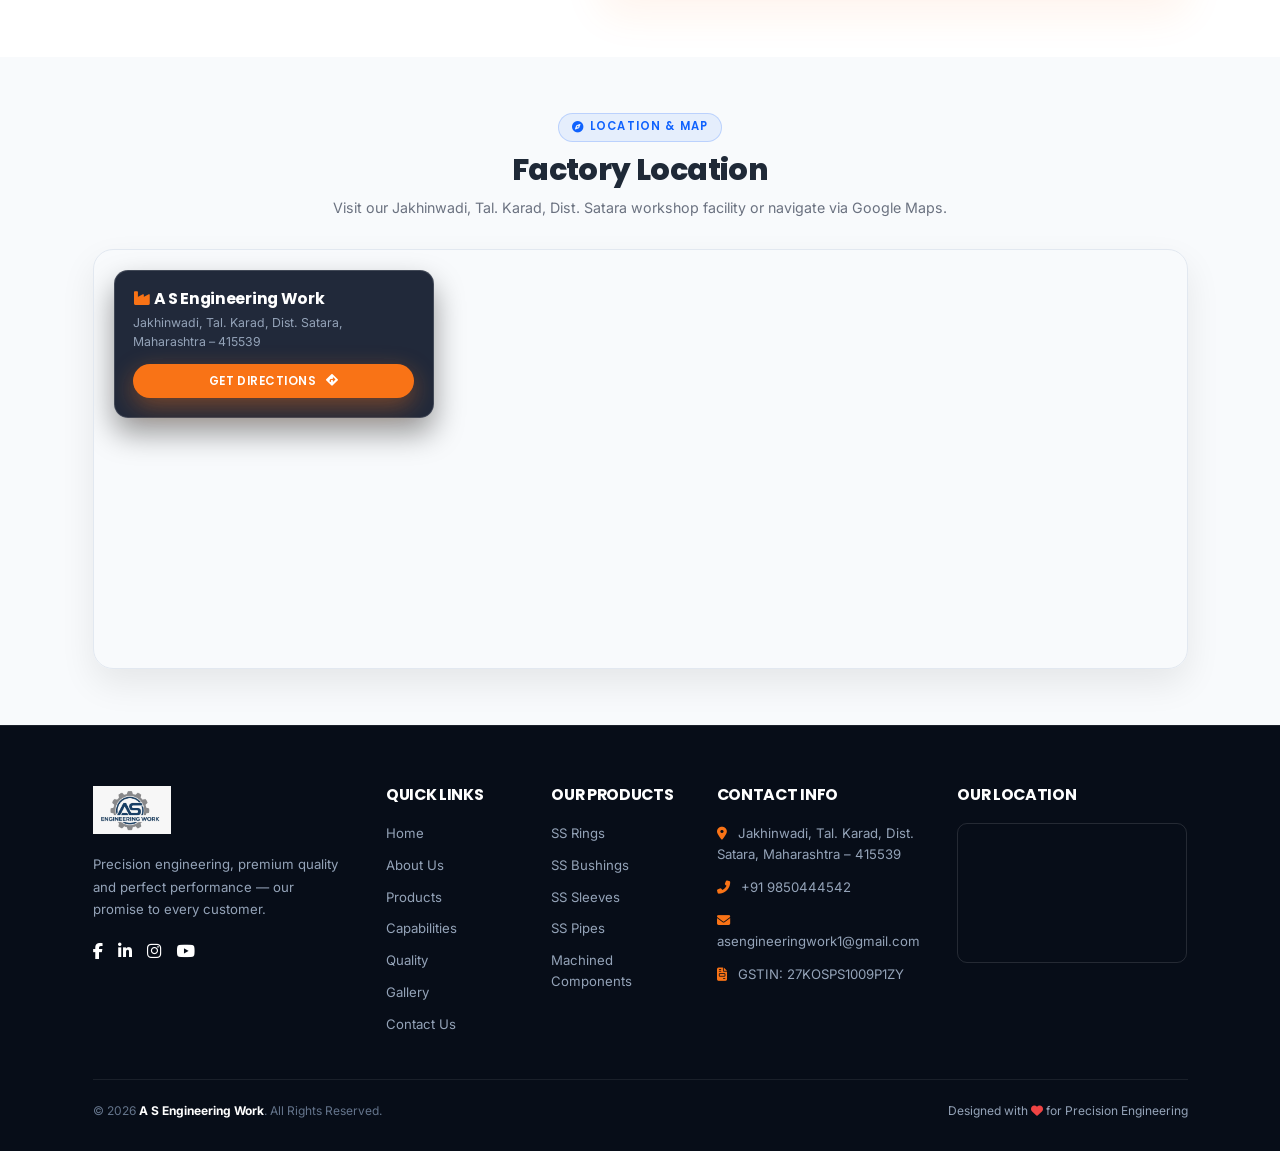
<file: client/contact.html>
<!DOCTYPE html>
<html lang="en">
<head>
  <meta charset="UTF-8">
  <meta name="viewport" content="width=device-width, initial-scale=1.0">
  <title>Contact Us & RFQ Drawing Upload | A S Engineering Work Jakhinwadi Satara</title>
  <meta name="description" content="Contact A S Engineering Work in Jakhinwadi, Tal. Karad, Dist. Satara for precision stainless steel component quotes, technical consultations, or CAD drawing upload inquiries.">

  <!-- Google Fonts (Outfit & Inter) -->
  <link rel="preconnect" href="https://fonts.googleapis.com">
  <link rel="preconnect" href="https://fonts.gstatic.com" crossorigin>
  <link href="https://fonts.googleapis.com/css2?family=Inter:wght@300;400;500;600;700&family=Outfit:wght@500;600;700;800;900&display=swap" rel="stylesheet">

  <!-- FontAwesome Icons -->
  <link rel="stylesheet" href="https://cdnjs.cloudflare.com/ajax/libs/font-awesome/6.4.0/css/all.min.css">

  <!-- Custom CSS -->
  <link rel="stylesheet" href="css/style.css">
  <link rel="stylesheet" href="css/contact.css">
  <link rel="stylesheet" href="css/animation.css">
  <link rel="stylesheet" href="css/responsive.css">
</head>
<body>

  <!-- =========================================================
       1. TOP CONTACT BAR (STICKY)
       ========================================================= -->
  <div class="top-contact-bar">
    <div class="container">
      <div class="top-bar-content">
        <div class="top-bar-info">
          <div class="top-bar-item">
            <i class="fas fa-map-marker-alt"></i>
            <span>Jakhinwadi, Tal. Karad, Dist. Satara, Maharashtra – 415539</span>
          </div>
          <div class="top-bar-item">
            <i class="fas fa-envelope"></i>
            <a href="mailto:asengineeringwork1@gmail.com">asengineeringwork1@gmail.com</a>
          </div>
          <div class="top-bar-item">
            <i class="fas fa-phone-alt"></i>
            <a href="tel:+919850444542">+91 9850444542</a>
          </div>
          <div class="top-bar-item">
            <i class="fas fa-file-invoice"></i>
            <span>GSTIN: 27KOSPS1009P1ZY</span>
          </div>
        </div>
      </div>
    </div>
  </div>

  <!-- =========================================================
       2. STICKY HEADER & NAVBAR
       ========================================================= -->
  <header class="site-header">
    <div class="container navbar">
      <a href="index.html" class="brand-logo">
        <img src="assets/logo.jpeg" alt="A S Engineering Work Logo" class="header-logo-img">
      </a>

      <nav class="nav-menu">
        <a href="index.html" class="nav-link">HOME</a>
        <a href="about.html" class="nav-link">ABOUT US</a>
        <a href="products.html" class="nav-link">PRODUCTS</a>
        <a href="products.html#gallery" class="nav-link">GALLERY</a>
        <a href="contact.html" class="nav-link active">CONTACT US</a>
      </nav>

      <div class="header-actions">
        <a href="contact.html" class="header-quote-btn">
          REQUEST QUOTE <i class="fas fa-arrow-right"></i>
        </a>
        <button class="mobile-toggle" aria-label="Toggle Navigation Menu">
          <i class="fas fa-bars"></i>
        </button>
      </div>
    </div>
  </header>

  <!-- Mobile Drawer -->
  <div class="drawer-backdrop"></div>
  <aside class="mobile-drawer">
    <div class="mobile-drawer-header">
      <a href="index.html" class="brand-logo">
        <img src="assets/logo.jpeg" alt="A S Engineering Work Logo" class="header-logo-img">
      </a>
      <button class="drawer-close-btn" aria-label="Close Menu"><i class="fas fa-times"></i></button>
    </div>
    <nav class="mobile-nav-links">
      <a href="index.html">HOME</a>
      <a href="about.html">ABOUT US</a>
      <a href="products.html">PRODUCTS</a>
      <a href="products.html#gallery">GALLERY</a>
      <a href="contact.html" class="active">CONTACT US</a>
    </nav>
    <div style="margin-top: auto; padding-top: 2rem;">
      <a href="contact.html" class="btn btn-accent" style="width: 100%;">
        REQUEST QUOTE <i class="fas fa-arrow-right"></i>
      </a>
    </div>
  </aside>

  <!-- =========================================================
       1. HERO BANNER
       ========================================================= -->
  <section class="page-hero-banner contact-hero-banner">
    <div class="container">
      <div class="breadcrumb-nav">
        <a href="index.html"><i class="fas fa-home"></i> Home</a>
        <i class="fas fa-chevron-right" style="font-size: 0.65rem; opacity: 0.6;"></i>
        <span>Contact Us</span>
      </div>

      <h1 class="page-hero-title">Contact Us & Get Instant Quotation</h1>
      <p class="page-hero-subtitle">
        Have technical questions, CAD blueprint drawings, or bulk order inquiries? Reach out to our Jakhinwadi Satara engineering team for instant factory support.
      </p>
    </div>
  </section>

  <!-- =========================================================
       2. CONTACT INFORMATION CARDS
       ========================================================= -->
  <section class="section-padding" style="background: #FAFAFA; padding-bottom: 2.5rem;">
    <div class="container">
      <div class="section-header text-center" style="margin-bottom: 2.5rem;">
        <span class="section-tag"><i class="fas fa-map-marked-alt"></i> REACH OUR TEAM</span>
        <h2 class="section-title">Contact Information</h2>
        <p class="section-subtitle">Multiple direct communication channels to connect with our factory team in Jakhinwadi, Tal. Karad, Dist. Satara.</p>
      </div>

      <div class="contact-info-grid-4">
        <!-- Card 1: Address -->
        <div class="contact-info-card">
          <div class="contact-card-icon"><i class="fas fa-building"></i></div>
          <h4>Factory Address</h4>
          <p>Jakhinwadi, Tal. Karad,<br>Dist. Satara, Maharashtra – 415539</p>
        </div>

        <!-- Card 2: Phone Numbers -->
        <div class="contact-info-card">
          <div class="contact-card-icon"><i class="fas fa-phone-alt"></i></div>
          <h4>Mobile Number</h4>
          <p><a href="tel:+919850444542">+91 9850444542</a></p>
        </div>

        <!-- Card 3: Email & GSTIN -->
        <div class="contact-info-card">
          <div class="contact-card-icon"><i class="fas fa-envelope"></i></div>
          <h4>Email & GSTIN</h4>
          <p style="margin-bottom: 0.2rem;"><a href="mailto:asengineeringwork1@gmail.com">asengineeringwork1@gmail.com</a></p>
          <p style="font-size: 0.8rem; color: #64748B; font-weight: 600;">GSTIN: 27KOSPS1009P1ZY</p>
        </div>

        <!-- Card 4: Working Hours -->
        <div class="contact-info-card">
          <div class="contact-card-icon"><i class="fas fa-clock"></i></div>
          <h4>Working Hours</h4>
          <p>Monday - Saturday:<br><strong>9:00 AM - 7:00 PM</strong><br><span style="font-size: 0.76rem; color: #94A3B8;">Sunday Closed</span></p>
        </div>
      </div>
    </div>
  </section>

  <!-- =========================================================
       3. FORMS SECTION: CONTACT FORM & RFQ + DRAWING UPLOAD
       ========================================================= -->
  <section class="section-padding" style="background: #FFFFFF;" id="rfq-form">
    <div class="container">
      <div class="contact-forms-grid">
        
        <!-- Column 1: General Contact Form -->
        <div class="form-container-card">
          <div class="form-header-title">
            <i class="fas fa-paper-plane" style="color: var(--accent-orange);"></i>
            <span>General Inquiry</span>
          </div>
          <p class="form-header-subtitle">Send us a direct message and our support desk will respond within 2 business hours.</p>

          <form id="general-contact-form" action="#" method="POST" onsubmit="event.preventDefault(); alert('Thank you! Your message has been received.');">
            <div class="form-group">
              <label for="contact-name">Full Name *</label>
              <input type="text" id="contact-name" class="form-control-input" placeholder="e.g. Rahul Sharma" required>
            </div>

            <div class="form-group-row">
              <div class="form-group">
                <label for="contact-email">Email Address *</label>
                <input type="email" id="contact-email" class="form-control-input" placeholder="name@company.com" required>
              </div>
              <div class="form-group">
                <label for="contact-phone">Phone Number *</label>
                <input type="tel" id="contact-phone" class="form-control-input" placeholder="+91 98765 43210" required>
              </div>
            </div>

            <div class="form-group">
              <label for="contact-subject">Subject *</label>
              <input type="text" id="contact-subject" class="form-control-input" placeholder="e.g. Product Inquiry / General Consultation" required>
            </div>

            <div class="form-group">
              <label for="contact-message">Your Message *</label>
              <textarea id="contact-message" class="form-control-input" placeholder="Specify your requirements, alloy preferences, or questions..." required></textarea>
            </div>

            <button type="submit" class="btn btn-accent" style="width: 100%; padding: 0.85rem; font-size: 0.92rem;">
              SEND MESSAGE <i class="fas fa-paper-plane" style="margin-left: 0.4rem;"></i>
            </button>
          </form>
        </div>

        <!-- Column 2: Request for Quotation (RFQ) Form + Drawing Upload Section -->
        <div class="form-container-card" style="border-color: rgba(249, 115, 22, 0.4); box-shadow: 0 15px 40px rgba(249, 115, 22, 0.08);">
          <div class="form-header-title">
            <i class="fas fa-file-contract" style="color: var(--primary-blue);"></i>
            <span>Request For Quotation (RFQ)</span>
          </div>
          <p class="form-header-subtitle">Submit detailed specs & upload technical CAD blueprints for instant factory cost estimation.</p>

          <form id="rfq-form-main" action="#" method="POST" enctype="multipart/form-data" onsubmit="event.preventDefault(); alert('Quotation request submitted! Our engineering team will review your drawing and send a price quote shortly.');">
            <div class="form-group-row">
              <div class="form-group">
                <label for="rfq-company">Company Name *</label>
                <input type="text" id="rfq-company" class="form-control-input" placeholder="e.g. Apex Hydro Pumps Ltd." required>
              </div>
              <div class="form-group">
                <label for="rfq-person">Contact Person *</label>
                <input type="text" id="rfq-person" class="form-control-input" placeholder="e.g. Vikram Patil (Purchase Mgr)" required>
              </div>
            </div>

            <div class="form-group-row">
              <div class="form-group">
                <label for="rfq-email">Email Address *</label>
                <input type="email" id="rfq-email" class="form-control-input" placeholder="purchase@company.com" required>
              </div>
              <div class="form-group">
                <label for="rfq-phone">WhatsApp / Mobile *</label>
                <input type="tel" id="rfq-phone" class="form-control-input" placeholder="+91 98765 43210" required>
              </div>
            </div>

            <div class="form-group-row">
              <div class="form-group">
                <label for="rfq-product">Product Category *</label>
                <select id="rfq-product" class="form-control-input" required>
                  <option value="" disabled selected>Select Product...</option>
                  <option value="ss-rings">Precision SS Rings</option>
                  <option value="ss-bushings">Flanged SS Bushings</option>
                  <option value="ss-sleeves">Submersible Pump SS Sleeves</option>
                  <option value="ss-pipes">Seamless SS Pipes & Tubes</option>
                  <option value="machined">Custom Machined Components</option>
                </select>
              </div>
              <div class="form-group">
                <label for="rfq-material">Material Grade *</label>
                <select id="rfq-material" class="form-control-input" required>
                  <option value="" disabled selected>Select Material...</option>
                  <option value="jindal-304">Jindal 304</option>
                  <option value="jindal-202">Jindal 202 J4</option>
                  <option value="ss-316">SS 316 (Marine Grade)</option>
                  <option value="custom">Other Custom Grade</option>
                </select>
              </div>
            </div>

            <div class="form-group-row">
              <div class="form-group">
                <label for="rfq-qty">Order Quantity (Pcs/Kgs) *</label>
                <input type="text" id="rfq-qty" class="form-control-input" placeholder="e.g. 500 Pcs" required>
              </div>
              <div class="form-group">
                <label for="rfq-timeline">Required Delivery *</label>
                <input type="text" id="rfq-timeline" class="form-control-input" placeholder="e.g. Within 15 Days">
              </div>
            </div>

            <!-- DRAWING UPLOAD SECTION -->
            <div class="form-group">
              <label>Technical CAD Drawing / Blueprint Upload *</label>
              <div class="drawing-upload-dropzone" id="upload-dropzone">
                <div class="upload-icon-circle"><i class="fas fa-cloud-upload-alt"></i></div>
                <h5 style="font-size: 0.95rem; color: #0F172A; margin-bottom: 0.2rem;">Drag & Drop your CAD Blueprint here</h5>
                <p style="font-size: 0.76rem; color: #64748B; margin-bottom: 0.4rem;">Supports: <strong>PDF, DWG, DXF, STEP, PNG, JPG</strong> (Max: 25MB)</p>
                <span id="file-selected-label" style="font-size: 0.8rem; font-weight: 700; color: var(--accent-orange); display: block;"></span>
                <input type="file" id="cad-drawing-file" class="file-input-hidden" accept=".pdf,.dwg,.dxf,.step,.png,.jpg,.jpeg">
              </div>
            </div>

            <button type="submit" class="btn btn-accent" style="width: 100%; padding: 0.85rem; font-size: 0.95rem; background: var(--primary-blue); border-color: var(--primary-blue);">
              SUBMIT RFQ FOR QUOTE <i class="fas fa-calculator" style="margin-left: 0.4rem;"></i>
            </button>
          </form>
        </div>

      </div>
    </div>
  </section>

  <!-- =========================================================
       4. EMBEDDED GOOGLE MAP SECTION
       ========================================================= -->
  <section class="section-padding bg-light">
    <div class="container">
      <div class="section-header text-center">
        <span class="section-tag"><i class="fas fa-compass"></i> LOCATION & MAP</span>
        <h2 class="section-title">Factory Location</h2>
        <p class="section-subtitle">Visit our Jakhinwadi, Tal. Karad, Dist. Satara workshop facility or navigate via Google Maps.</p>
      </div>

      <div class="embedded-map-section">
        <iframe class="embedded-map-iframe" 
                src="https://www.google.com/maps/embed?pb=!1m18!1m12!1m3!1d60980.52839958045!2d74.1485089!3d17.2882586!2m3!1f0!2f0!3f0!3m2!1i1024!2i768!4f13.1!3m3!1m2!1s0x3bc1824efb4fffff%3A0x6b44a73786196230!2sKarad%2C%20Maharashtra!5e0!3m2!1sen!2sin!4v1700000000000" 
                allowfullscreen="" loading="lazy" referrerpolicy="no-referrer-when-downgrade"></iframe>
        
        <div class="map-floating-card">
          <h4 style="font-size: 1.05rem; color: #fff; margin-bottom: 0.4rem;"><i class="fas fa-industry" style="color: var(--accent-orange);"></i> A S Engineering Work</h4>
          <p style="font-size: 0.82rem; color: #94A3B8; margin-bottom: 0.85rem; line-height: 1.5;">
            Jakhinwadi, Tal. Karad, Dist. Satara, Maharashtra – 415539
          </p>
          <a href="https://maps.google.com/?q=Jakhinwadi+Karad+Satara" target="_blank" rel="noopener noreferrer" class="btn btn-accent" style="padding: 0.4rem 0.9rem; font-size: 0.78rem; width: 100%; text-align: center;">
            GET DIRECTIONS <i class="fas fa-directions"></i>
          </a>
        </div>
      </div>
    </div>
  </section>

  <!-- =========================================================
       FOOTER
       ========================================================= -->
  <footer class="site-footer" style="background: #070D18; color: var(--white); padding-top: 4rem; padding-bottom: 2rem; border-top: 1px solid rgba(255,255,255,0.08);">
    <div class="container">
      <div class="footer-grid">
        <div>
          <a href="index.html" class="brand-logo">
            <img src="assets/logo.jpeg" alt="A S Engineering Work Logo" class="header-logo-img">
          </a>
          <p style="margin-top: 1.25rem; font-size: 0.88rem; line-height: 1.7; color: #94A3B8;">
            Precision engineering, premium quality and perfect performance — our promise to every customer.
          </p>
          <div style="display: flex; gap: 1rem; margin-top: 1.25rem;">
            <a href="#" style="color: var(--white); font-size: 1.1rem;"><i class="fab fa-facebook-f"></i></a>
            <a href="#" style="color: var(--white); font-size: 1.1rem;"><i class="fab fa-linkedin-in"></i></a>
            <a href="#" style="color: var(--white); font-size: 1.1rem;"><i class="fab fa-instagram"></i></a>
            <a href="#" style="color: var(--white); font-size: 1.1rem;"><i class="fab fa-youtube"></i></a>
          </div>
        </div>

        <div>
          <h4 style="color: var(--white); font-size: 1.05rem; margin-bottom: 1.25rem;">QUICK LINKS</h4>
          <ul style="display: flex; flex-direction: column; gap: 0.75rem; font-size: 0.88rem;">
            <li><a href="index.html" style="color: #94A3B8;">Home</a></li>
            <li><a href="about.html" style="color: #94A3B8;">About Us</a></li>
            <li><a href="products.html" style="color: #94A3B8;">Products</a></li>
            <li><a href="about.html#capabilities" style="color: #94A3B8;">Capabilities</a></li>
            <li><a href="#quality" style="color: #94A3B8;">Quality</a></li>
            <li><a href="products.html#gallery" style="color: #94A3B8;">Gallery</a></li>
            <li><a href="contact.html" style="color: #94A3B8;">Contact Us</a></li>
          </ul>
        </div>

        <div>
          <h4 style="color: var(--white); font-size: 1.05rem; margin-bottom: 1.25rem;">OUR PRODUCTS</h4>
          <ul style="display: flex; flex-direction: column; gap: 0.75rem; font-size: 0.88rem;">
            <li><a href="products.html" style="color: #94A3B8;">SS Rings</a></li>
            <li><a href="products.html" style="color: #94A3B8;">SS Bushings</a></li>
            <li><a href="products.html" style="color: #94A3B8;">SS Sleeves</a></li>
            <li><a href="products.html" style="color: #94A3B8;">SS Pipes</a></li>
            <li><a href="products.html" style="color: #94A3B8;">Machined Components</a></li>
          </ul>
        </div>

        <div>
          <h4 style="color: var(--white); font-size: 1.05rem; margin-bottom: 1.25rem;">CONTACT INFO</h4>
          <div style="display: flex; flex-direction: column; gap: 0.85rem; font-size: 0.88rem; color: #94A3B8;">
            <div><i class="fas fa-map-marker-alt" style="color: var(--accent-orange); margin-right: 0.5rem;"></i> Jakhinwadi, Tal. Karad, Dist. Satara, Maharashtra – 415539</div>
            <div><i class="fas fa-phone-alt" style="color: var(--accent-orange); margin-right: 0.5rem;"></i> +91 9850444542</div>
            <div><i class="fas fa-envelope" style="color: var(--accent-orange); margin-right: 0.5rem;"></i> asengineeringwork1@gmail.com</div>
            <div><i class="fas fa-file-invoice" style="color: var(--accent-orange); margin-right: 0.5rem;"></i> GSTIN: 27KOSPS1009P1ZY</div>
          </div>
        </div>

        <!-- Google Map Card Preview -->
        <div>
          <h4 style="color: var(--white); font-size: 1.05rem; margin-bottom: 1.25rem;">OUR LOCATION</h4>
          <div style="border-radius: var(--border-radius-md); overflow: hidden; height: 140px; border: 1px solid rgba(255,255,255,0.12); position: relative;">
            <iframe src="https://www.google.com/maps/embed?pb=!1m18!1m12!1m3!1d60980.52839958045!2d74.1485089!3d17.2882586!2m3!1f0!2f0!3f0!3m2!1i1024!2i768!4f13.1!3m3!1m2!1s0x3bc1824efb4fffff%3A0x6b44a73786196230!2sKarad%2C%20Maharashtra!5e0!3m2!1sen!2sin!4v1700000000000" 
                    width="100%" height="100%" style="border:0;" allowfullscreen="" loading="lazy"></iframe>
          </div>
        </div>
      </div>

      <div class="footer-bottom">
        <div>&copy; 2026 <strong>A S Engineering Work</strong>. All Rights Reserved.</div>
        <div style="color: #94A3B8;">Designed with <i class="fas fa-heart" style="color: #EF4444;"></i> for Precision Engineering</div>
      </div>
    </div>
  </footer>

  <!-- SLEEK FLOATING CONTACT ACTION STACK -->
  <div class="floating-buttons-container">
    <a href="https://wa.me/919850444542?text=Hello%20A%20S%20Engineering%20Work,%20I%20have%20an%20enquiry" 
       class="float-btn float-whatsapp" target="_blank" rel="noopener noreferrer" aria-label="WhatsApp">
      <i class="fab fa-whatsapp"></i>
      <span class="float-tooltip">WhatsApp</span>
    </a>

    <a href="tel:+919850444542" class="float-btn float-call" aria-label="Call Now">
      <i class="fas fa-phone-alt"></i>
      <span class="float-tooltip">Call Now</span>
    </a>

    <a href="mailto:asengineeringwork1@gmail.com" class="float-btn float-email" aria-label="Email Us">
      <i class="fas fa-envelope"></i>
      <span class="float-tooltip">Email Us</span>
    </a>

    <a href="contact.html#rfq-form" class="float-btn float-rfq" aria-label="Get Quote">
      <i class="fas fa-file-contract"></i>
      <span class="float-tooltip">Get Quote</span>
    </a>

    <button id="back-to-top-btn" class="float-btn float-top" aria-label="Back to Top" onclick="window.scrollTo({top: 0, behavior: 'smooth'});">
      <i class="fas fa-arrow-up"></i>
      <span class="float-tooltip">Back to Top</span>
    </button>
  </div>

  <!-- SCRIPTS & FILE UPLOAD HANDLER -->
  <script src="js/main.js"></script>
  <script src="js/rfq-modal.js"></script>
  <script>
    document.addEventListener('DOMContentLoaded', () => {
      const dropzone = document.getElementById('upload-dropzone');
      const fileInput = document.getElementById('cad-drawing-file');
      const fileLabel = document.getElementById('file-selected-label');

      if (fileInput && fileLabel) {
        fileInput.addEventListener('change', (e) => {
          if (fileInput.files.length > 0) {
            fileLabel.textContent = `Selected File: ${fileInput.files[0].name} (${(fileInput.files[0].size / 1024 / 1024).toFixed(2)} MB)`;
          } else {
            fileLabel.textContent = '';
          }
        });
      }

      if (dropzone) {
        ['dragenter', 'dragover'].forEach(eventName => {
          dropzone.addEventListener(eventName, (e) => {
            e.preventDefault();
            dropzone.classList.add('dragover');
          }, false);
        });

        ['dragleave', 'drop'].forEach(eventName => {
          dropzone.addEventListener(eventName, (e) => {
            e.preventDefault();
            dropzone.classList.remove('dragover');
          }, false);
        });
      }
    });
  </script>
</body>
</html>
</file>
<file: client/css/style.css>
/* =========================================================
   A S ENGINEERING WORK - FULL-PAGE HOMEPAGE STYLING (EXACT UI MATCH)
   Palette:
   - Primary Blue: #0F62FE
   - Accent Orange: #F97316
   - Steel Gray: #6B7280
   - Light Gray BG: #F8FAFC
   - Dark Text: #1F2937
   - Dark Navy Hero/Footer: #070D18
   ========================================================= */

@import url('https://fonts.googleapis.com/css2?family=Inter:wght@300;400;500;600;700&family=Poppins:wght@400;500;600;700;800;900&display=swap');

:root {
  /* Color Palette */
  --primary-blue: #0F62FE;
  --primary-blue-hover: #0353E9;
  --accent-orange: #F97316;
  --accent-orange-hover: #EA580C;
  --accent-orange-glow: rgba(249, 115, 22, 0.4);
  
  --steel-gray: #6B7280;
  --steel-gray-light: #9CA3AF;
  --light-gray-bg: #F8FAFC;
  --light-gray-border: #E5E7EB;
  
  --dark-text: #1F2937;
  --dark-navy-hero: #070D18;
  --dark-navy-surface: #040810;
  --white: #FFFFFF;

  /* Typography */
  --font-heading: 'Poppins', -apple-system, BlinkMacSystemFont, sans-serif;
  --font-body: 'Inter', -apple-system, BlinkMacSystemFont, sans-serif;

  /* Shadows */
  --shadow-sm: 0 1px 3px rgba(0, 0, 0, 0.08);
  --shadow-md: 0 6px 16px rgba(0, 0, 0, 0.08);
  --shadow-lg: 0 12px 32px rgba(0, 0, 0, 0.12);
  --shadow-blue-glow: 0 8px 24px rgba(15, 98, 254, 0.35);

  /* Layout Constants */
  --container-max-width: 1320px;
  --topbar-height: 40px;
  --header-height: 80px;
  --border-radius-sm: 6px;
  --border-radius-md: 10px;
  --border-radius-lg: 16px;
  --border-radius-pill: 50px;

  /* Transitions */
  --transition-fast: 0.2s cubic-bezier(0.4, 0, 0.2, 1);
  --transition-normal: 0.35s cubic-bezier(0.4, 0, 0.2, 1);
  --transition-smooth: 0.5s cubic-bezier(0.16, 1, 0.3, 1);
}

/* =========================================================
   GLOBAL RESET
   ========================================================= */
*, *::before, *::after {
  box-sizing: border-box;
  margin: 0;
  padding: 0;
}

html {
  font-size: 15px;
  scroll-behavior: smooth;
  text-rendering: optimizeLegibility;
  -webkit-font-smoothing: antialiased;
}

body {
  font-family: var(--font-body);
  font-size: 0.95rem;
  line-height: 1.55;
  color: var(--dark-text);
  background-color: var(--white);
  overflow-x: hidden;
}

h1, h2, h3, h4, h5, h6 {
  font-family: var(--font-heading);
  font-weight: 700;
  line-height: 1.15;
  color: var(--dark-text);
  letter-spacing: -0.02em;
}

h1 { font-size: 2.8rem; }
h2 { font-size: 2.0rem; }
h3 { font-size: 1.4rem; }
h4 { font-size: 1.1rem; }
h5 { font-size: 0.92rem; }

p {
  color: var(--steel-gray);
  margin-bottom: 1rem;
}

a {
  color: inherit;
  text-decoration: none;
  transition: all var(--transition-fast);
}

ul { list-style: none; }

.container {
  width: 100%;
  max-width: var(--container-max-width);
  margin-left: auto;
  margin-right: auto;
  padding-left: 1.5rem;
  padding-right: 1.5rem;
}

.section-padding {
  padding-top: 3.75rem;
  padding-bottom: 3.75rem;
}

.bg-light {
  background-color: var(--light-gray-bg);
}

.bg-dark {
  background-color: var(--dark-navy-hero);
  color: var(--white);
}

.bg-dark h1, .bg-dark h2, .bg-dark h3, .bg-dark h4, .bg-dark h5, .bg-dark h6 {
  color: var(--white);
}

.bg-dark p {
  color: var(--steel-gray-light);
}

/* Section Header Styling */
.section-header {
  margin-bottom: 2rem;
}

.section-header.text-center {
  text-align: center;
}

.section-tag {
  display: inline-flex;
  align-items: center;
  gap: 0.4rem;
  padding: 0.3rem 0.85rem;
  background-color: rgba(15, 98, 254, 0.08);
  color: var(--primary-blue);
  font-family: var(--font-heading);
  font-weight: 600;
  font-size: 0.76rem;
  text-transform: uppercase;
  letter-spacing: 0.1em;
  border-radius: var(--border-radius-pill);
  margin-bottom: 0.75rem;
  border: 1px solid rgba(15, 98, 254, 0.2);
}

.section-title {
  font-size: 2.0rem;
  font-weight: 800;
  margin-bottom: 0.65rem;
}

.section-subtitle {
  font-size: 0.95rem;
  max-width: 640px;
  margin-left: auto;
  margin-right: auto;
}

/* =========================================================
   BUTTONS
   ========================================================= */
.btn {
  display: inline-flex;
  align-items: center;
  justify-content: center;
  gap: 0.65rem;
  padding: 0.9rem 2.25rem;
  font-family: var(--font-heading);
  font-weight: 600;
  font-size: 0.9rem;
  border-radius: var(--border-radius-pill);
  border: 2px solid transparent;
  cursor: pointer;
  position: relative;
  overflow: hidden;
  z-index: 1;
  transition: all var(--transition-normal);
  text-transform: uppercase;
  letter-spacing: 0.04em;
}

.btn-primary {
  background-color: var(--primary-blue);
  color: var(--white);
  box-shadow: var(--shadow-blue-glow);
}

.btn-primary:hover {
  background-color: var(--primary-blue-hover);
  transform: translateY(-2px);
  box-shadow: 0 12px 28px rgba(15, 98, 254, 0.5);
}

.btn-accent {
  background-color: var(--accent-orange);
  color: var(--white);
  box-shadow: 0 8px 24px rgba(249, 115, 22, 0.4);
}

.btn-accent:hover {
  background-color: var(--accent-orange-hover);
  transform: translateY(-2px);
}

.btn-outline {
  background-color: transparent;
  border-color: var(--primary-blue);
  color: var(--primary-blue);
}

.btn-outline:hover {
  background-color: var(--primary-blue);
  color: var(--white);
  transform: translateY(-2px);
}

.btn-outline-white {
  background-color: transparent;
  border-color: rgba(255, 255, 255, 0.35);
  color: var(--white);
}

.btn-outline-white:hover {
  background-color: var(--white);
  color: var(--dark-text);
  transform: translateY(-2px);
}

/* =========================================================
   TOP CONTACT BAR (FIXED STICKY AT TOP)
   ========================================================= */
.top-contact-bar {
  background-color: #040810;
  color: #94A3B8;
  font-size: 0.82rem;
  height: var(--topbar-height);
  border-bottom: 1px solid rgba(255, 255, 255, 0.08);
  display: flex;
  align-items: center;
  position: sticky;
  top: 0;
  z-index: 1002;
}

.top-bar-content {
  display: flex;
  justify-content: space-between;
  align-items: center;
  width: 100%;
}

.top-bar-info {
  display: flex;
  align-items: center;
  gap: 2.25rem;
}

.top-bar-item {
  display: flex;
  align-items: center;
  gap: 0.5rem;
}

.top-bar-item i {
  color: var(--accent-orange);
  font-size: 0.85rem;
}

.top-bar-item a:hover {
  color: var(--white);
}

/* =========================================================
   STICKY HEADER (DARK OVER HERO -> SOLID WHITE ON SCROLL)
   ========================================================= */
.site-header {
  position: sticky;
  top: 0;
  left: 0;
  width: 100%;
  background-color: rgba(7, 13, 24, 0.92);
  backdrop-filter: blur(14px);
  -webkit-backdrop-filter: blur(14px);
  z-index: 1000;
  border-bottom: 1px solid rgba(255, 255, 255, 0.12);
  transition: all var(--transition-normal);
}

.site-header.scrolled {
  background-color: var(--white);
  box-shadow: 0 4px 20px rgba(0, 0, 0, 0.08);
  border-bottom: 1px solid var(--light-gray-border);
}

.navbar {
  display: flex;
  align-items: center;
  justify-content: space-between;
  height: 100%;
}

.brand-logo {
  display: flex;
  align-items: center;
  gap: 0.75rem;
}

.header-logo-img {
  height: 48px;
  width: auto;
  object-fit: contain;
}

.nav-menu {
  display: flex;
  align-items: center;
  gap: 2rem;
}

.nav-link {
  font-family: var(--font-heading);
  font-size: 0.88rem;
  font-weight: 600;
  color: rgba(255, 255, 255, 0.95);
  text-transform: uppercase;
  letter-spacing: 0.06em;
  position: relative;
  padding: 0.5rem 0;
  transition: color var(--transition-fast);
}

.site-header.scrolled .nav-link {
  color: var(--dark-text);
}

.nav-link:hover,
.nav-link.active {
  color: var(--primary-blue) !important;
}

.nav-link::after {
  content: '';
  position: absolute;
  bottom: 0;
  left: 0;
  width: 0%;
  height: 3px;
  background-color: var(--primary-blue);
  border-radius: 2px;
  transition: width var(--transition-fast);
}

.nav-link:hover::after,
.nav-link.active::after {
  width: 100%;
}

.header-actions {
  display: flex;
  align-items: center;
  gap: 1.25rem;
}

.header-quote-btn {
  background-color: #0F172A;
  color: var(--white);
  padding: 0.75rem 1.6rem;
  font-family: var(--font-heading);
  font-size: 0.85rem;
  font-weight: 600;
  border-radius: var(--border-radius-pill);
  text-transform: uppercase;
  letter-spacing: 0.05em;
  display: inline-flex;
  align-items: center;
  gap: 0.5rem;
  transition: all var(--transition-fast);
  overflow: hidden;
  position: relative;
}

.site-header.scrolled .header-quote-btn {
  background-color: var(--primary-blue);
}

.header-quote-btn:hover {
  background-color: var(--accent-orange);
  transform: translateY(-2px);
}

.mobile-toggle {
  display: none;
  background: transparent;
  border: none;
  color: var(--white);
  font-size: 1.5rem;
  cursor: pointer;
  padding: 0.25rem;
}

.site-header.scrolled .mobile-toggle {
  color: var(--dark-text);
}

/* Drawer Backdrop Overlay */
.drawer-backdrop {
  position: fixed;
  top: 0;
  left: 0;
  width: 100vw;
  height: 100vh;
  height: 100dvh;
  background: rgba(7, 13, 24, 0.75);
  backdrop-filter: blur(8px);
  -webkit-backdrop-filter: blur(8px);
  z-index: 1050;
  opacity: 0;
  visibility: hidden;
  transition: opacity 0.3s ease, visibility 0.3s ease;
}

.drawer-backdrop.active {
  opacity: 1;
  visibility: visible;
}

/* Mobile Slide-in Drawer Overlay */
.mobile-drawer {
  position: fixed;
  top: 0;
  left: 0;
  width: 300px;
  max-width: 85vw;
  height: 100vh;
  height: 100dvh;
  background: #070D18;
  border-right: 1px solid rgba(255, 255, 255, 0.15);
  box-shadow: 10px 0 30px rgba(0, 0, 0, 0.6);
  z-index: 1100;
  padding: 1.5rem;
  display: flex;
  flex-direction: column;
  transform: translateX(-100%);
  transition: transform 0.35s cubic-bezier(0.16, 1, 0.3, 1);
  overflow-y: auto;
}

.mobile-drawer.open {
  transform: translateX(0);
}

.mobile-drawer-header {
  display: flex;
  align-items: center;
  justify-content: space-between;
  padding-bottom: 1.25rem;
  margin-bottom: 1.5rem;
  border-bottom: 1px solid rgba(255, 255, 255, 0.1);
}

.drawer-close-btn {
  background: transparent;
  border: none;
  color: var(--white);
  font-size: 1.5rem;
  cursor: pointer;
  padding: 0.25rem;
}

.mobile-nav-links {
  display: flex;
  flex-direction: column;
  gap: 1.25rem;
}

.mobile-nav-links a {
  font-family: var(--font-heading);
  font-size: 1rem;
  font-weight: 600;
  color: rgba(255, 255, 255, 0.85);
  text-transform: uppercase;
  letter-spacing: 0.05em;
  transition: color 0.3s ease;
  padding: 0.4rem 0;
}

.mobile-nav-links a:hover,
.mobile-nav-links a.active {
  color: var(--accent-orange);
}

/* =========================================================
   FLOATING ACTION BUTTONS WIDGET (RIGHT SIDE ROUNDED)
   ========================================================= */
.floating-buttons-container {
  position: fixed;
  bottom: 2rem;
  right: 1.5rem;
  background: var(--white);
  border-radius: 35px;
  padding: 0.65rem 0.5rem;
  box-shadow: 0 10px 30px rgba(0, 0, 0, 0.15);
  border: 1px solid var(--light-gray-border);
  display: flex;
  flex-direction: column;
  gap: 0.75rem;
  z-index: 999;
}

.float-item {
  display: flex;
  flex-direction: column;
  align-items: center;
  justify-content: center;
  cursor: pointer;
  text-decoration: none;
  transition: transform var(--transition-fast);
}

.float-item:hover {
  transform: scale(1.08);
}

.float-icon-btn {
  width: 44px;
  height: 44px;
  border-radius: 50%;
  display: flex;
  align-items: center;
  justify-content: center;
  color: var(--white);
  font-size: 1.2rem;
  box-shadow: 0 4px 12px rgba(0, 0, 0, 0.15);
}

.float-whatsapp .float-icon-btn { background-color: #25D366; }
.float-call .float-icon-btn { background-color: var(--accent-orange); }
.float-email .float-icon-btn { background-color: var(--primary-blue); }
.float-rfq .float-icon-btn { background-color: #F97316; }
.float-top .float-icon-btn { background-color: #0F172A; }

.float-label {
  font-size: 0.68rem;
  font-weight: 600;
  font-family: var(--font-heading);
  color: var(--dark-text);
  margin-top: 0.25rem;
  white-space: nowrap;
}

/* =========================================================
   CINEMATIC HERO SECTION
   ========================================================= */
.hero-section {
  position: relative;
  background-color: var(--dark-navy-hero);
  min-height: calc(100vh - 108px);
  display: flex;
  flex-direction: column;
  justify-content: space-between;
  padding-top: 1.5rem;
  padding-bottom: 0;
  overflow: hidden;
  border-bottom: 1px solid rgba(255, 255, 255, 0.08);
}

.hero-video-bg {
  position: absolute;
  top: 0;
  left: 0;
  width: 100%;
  height: 100%;
  overflow: hidden;
  z-index: 1;
}

.hero-video-bg video {
  width: 100%;
  height: 100%;
  object-fit: cover;
  position: absolute;
  top: 50%;
  left: 50%;
  transform: translate(-50%, -50%);
  filter: brightness(0.85) contrast(1.1);
}

.hero-video-overlay {
  position: absolute;
  top: 0;
  left: 0;
  width: 100%;
  height: 100%;
  background: linear-gradient(135deg, rgba(7, 13, 24, 0.88) 0%, rgba(15, 23, 42, 0.72) 50%, rgba(7, 13, 24, 0.90) 100%);
  z-index: 2;
}

.hero-section .container {
  position: relative;
  z-index: 3;
  width: 100%;
  flex: 1;
  display: flex;
  flex-direction: column;
  justify-content: space-between;
}

.hero-grid {
  display: grid;
  grid-template-columns: 1fr;
  align-items: center;
  gap: 1.5rem;
  position: relative;
  z-index: 2;
  margin: auto auto;
}

.hero-tagline {
  display: inline-flex;
  align-items: center;
  justify-content: center;
  text-align: center;
  color: var(--accent-orange);
  font-family: var(--font-heading);
  font-weight: 700;
  font-size: 0.78rem;
  text-transform: uppercase;
  letter-spacing: 0.16em;
  margin-bottom: 1rem;
}

.hero-title {
  text-align: center;
  font-size: 2.05rem;
  font-weight: 800;
  color: var(--white);
  line-height: 1.35;
  margin-bottom: 1.6rem;
  letter-spacing: -0.01em;
}

.hero-subtitle {
  font-size: 0.98rem;
  color: #94A3B8;
  line-height: 1.6;
  margin-bottom: 1.75rem;
  max-width: 500px;
}

.hero-content {
  display: flex;
  flex-direction: column;
  align-items: center;
  justify-content: center;
  text-align: center;
  margin: 0 auto;
  width: 100%;
}

.hero-cta-group {
  display: flex;
  align-items: center;
  justify-content: center;
  gap: 1rem;
  margin-bottom: 0;
}

.hero-cta-group .btn {
  padding: 0.48rem 1.25rem !important;
  font-size: 0.75rem !important;
  letter-spacing: 0.04em;
  border-radius: 30px;
}

/* =========================================================
   HERO RIGHT SIDE SHOWCASE (REAL PRODUCTS SLIDESHOW)
   ========================================================= */
.hero-right-wrapper {
  position: relative;
  width: 100%;
  height: 460px;
  background: rgba(15, 23, 42, 0.65);
  backdrop-filter: blur(16px);
  -webkit-backdrop-filter: blur(16px);
  border: 1px solid rgba(255, 255, 255, 0.12);
  border-radius: var(--border-radius-lg);
  overflow: hidden;
  box-shadow: 0 25px 50px -12px rgba(0, 0, 0, 0.5), 0 0 30px rgba(15, 98, 254, 0.15);
  display: flex;
  flex-direction: column;
}

.hero-toggle-bar {
  display: flex;
  align-items: center;
  justify-content: center;
  gap: 0.5rem;
  padding: 0.75rem 1rem;
  background: rgba(7, 13, 24, 0.85);
  border-bottom: 1px solid rgba(255, 255, 255, 0.08);
  z-index: 10;
}

.hero-showcase-title {
  color: var(--white);
  font-family: var(--font-heading);
  font-size: 0.82rem;
  font-weight: 700;
  text-transform: uppercase;
  letter-spacing: 0.08em;
  display: flex;
  align-items: center;
  gap: 0.5rem;
}

.hero-tab-btn {
  background: transparent;
  border: 1px solid rgba(255, 255, 255, 0.12);
  color: #94A3B8;
  font-family: var(--font-heading);
  font-size: 0.76rem;
  font-weight: 700;
  padding: 0.4rem 1.1rem;
  border-radius: var(--border-radius-pill);
  cursor: pointer;
  display: inline-flex;
  align-items: center;
  gap: 0.4rem;
  transition: all var(--transition-fast);
  text-transform: uppercase;
  letter-spacing: 0.05em;
}

.hero-tab-btn:hover {
  color: var(--white);
  border-color: rgba(255, 255, 255, 0.3);
}

.hero-tab-btn.active {
  background: var(--primary-blue);
  color: var(--white);
  border-color: var(--primary-blue);
  box-shadow: 0 4px 14px rgba(15, 98, 254, 0.4);
}

.hero-showcase-view {
  position: absolute;
  top: 48px;
  left: 0;
  right: 0;
  bottom: 0;
  opacity: 0;
  visibility: hidden;
  transition: opacity 0.4s ease, visibility 0.4s ease;
}

.hero-showcase-view.active {
  opacity: 1;
  visibility: visible;
}

#hero-3d-canvas-container {
  width: 100%;
  height: 100%;
  position: absolute;
  top: 0;
  left: 0;
}

/* Swiper Slideshow Container */
#hero-slideshow-container {
  width: 100%;
  height: calc(100% - 48px);
}

.hero-real-products-swiper {
  width: 100%;
  height: 100%;
  position: relative;
}

.hero-product-slide {
  position: relative;
  width: 100%;
  height: 100%;
  display: flex;
  flex-direction: column;
  justify-content: center;
  align-items: center;
  padding: 1.5rem;
  box-sizing: border-box;
}

.hero-slide-img-box {
  width: 100%;
  height: 310px;
  display: flex;
  align-items: center;
  justify-content: center;
  background: radial-gradient(circle, rgba(255,255,255,0.98) 0%, rgba(241,245,249,0.9) 70%, rgba(226,232,240,0.85) 100%);
  border-radius: var(--border-radius-md);
  padding: 1.25rem;
  box-shadow: inset 0 0 20px rgba(0, 0, 0, 0.05), 0 8px 24px rgba(0, 0, 0, 0.2);
  position: relative;
  overflow: hidden;
}

.hero-slide-img-box img {
  max-width: 90%;
  max-height: 90%;
  object-fit: contain;
  filter: drop-shadow(0 12px 18px rgba(0, 0, 0, 0.25));
  transition: transform 0.6s cubic-bezier(0.16, 1, 0.3, 1);
}

.hero-product-slide:hover .hero-slide-img-box img {
  transform: scale(1.06);
}

.hero-slide-badge-tag {
  position: absolute;
  top: 2rem;
  left: 2rem;
  background: var(--accent-orange);
  color: var(--white);
  font-family: var(--font-heading);
  font-size: 0.68rem;
  font-weight: 700;
  padding: 0.25rem 0.75rem;
  border-radius: var(--border-radius-pill);
  letter-spacing: 0.08em;
  box-shadow: 0 4px 12px rgba(249, 115, 22, 0.4);
  z-index: 5;
}

.hero-slide-info-card {
  width: 100%;
  margin-top: 1rem;
  background: rgba(15, 23, 42, 0.85);
  backdrop-filter: blur(12px);
  border: 1px solid rgba(255, 255, 255, 0.12);
  border-radius: var(--border-radius-md);
  padding: 0.85rem 1.25rem;
}

.hero-slide-header {
  display: flex;
  align-items: center;
  justify-content: space-between;
  margin-bottom: 0.35rem;
}

.hero-slide-header h3 {
  font-size: 1.05rem;
  font-weight: 700;
  color: var(--white);
  margin-bottom: 0;
}

.grade-pill {
  background: rgba(15, 98, 254, 0.2);
  border: 1px solid rgba(15, 98, 254, 0.4);
  color: #60A5FA;
  font-family: var(--font-heading);
  font-size: 0.72rem;
  font-weight: 700;
  padding: 0.2rem 0.6rem;
  border-radius: var(--border-radius-pill);
  white-space: nowrap;
}

.hero-slide-info-card p {
  color: #94A3B8;
  font-size: 0.82rem;
  margin-bottom: 0;
  line-height: 1.35;
}

/* Swiper Nav Arrows for Hero */
.hero-swiper-next, .hero-swiper-prev {
  width: 38px;
  height: 38px;
  border-radius: 50%;
  background: rgba(7, 13, 24, 0.75);
  border: 1px solid rgba(255, 255, 255, 0.2);
  color: var(--white);
  transition: all var(--transition-fast);
}

.hero-swiper-next::after, .hero-swiper-prev::after {
  display: none;
}

.hero-swiper-next i, .hero-swiper-prev i {
  font-size: 0.85rem;
}

.hero-swiper-next:hover, .hero-swiper-prev:hover {
  background: var(--primary-blue);
  border-color: var(--primary-blue);
  transform: scale(1.1);
}

.hero-swiper-pagination {
  bottom: 0.4rem !important;
}

.hero-swiper-pagination .swiper-pagination-bullet {
  background: rgba(255, 255, 255, 0.4);
  opacity: 1;
  width: 8px;
  height: 8px;
  transition: all 0.3s ease;
}

.hero-swiper-pagination .swiper-pagination-bullet-active {
  background: var(--accent-orange);
  width: 24px;
  border-radius: 4px;
  box-shadow: 0 0 10px rgba(249, 115, 22, 0.6);
}

.hero-bottom-bar {
  margin-top: auto;
  margin-bottom: 0;
  background: rgba(15, 23, 42, 0.75);
  backdrop-filter: blur(16px);
  border: 1px solid rgba(255, 255, 255, 0.12);
  border-bottom: none;
  border-radius: var(--border-radius-lg) var(--border-radius-lg) 0 0;
  padding: 1.1rem 1.75rem;
  display: grid;
  grid-template-columns: repeat(5, 1fr);
  gap: 1.25rem;
  box-shadow: 0 20px 40px rgba(0, 0, 0, 0.4);
}

.hero-bottom-metric {
  display: flex;
  align-items: center;
  gap: 0.85rem;
}

.metric-icon {
  width: 42px;
  height: 42px;
  border-radius: 50%;
  background: rgba(255, 255, 255, 0.06);
  border: 1px solid rgba(255, 255, 255, 0.12);
  display: flex;
  align-items: center;
  justify-content: center;
  color: var(--accent-orange);
  font-size: 1.1rem;
}

.metric-text h5 {
  color: var(--white);
  font-size: 0.9rem;
  font-weight: 700;
  margin-bottom: 0.15rem;
}

.metric-text p {
  color: #94A3B8;
  font-size: 0.75rem;
  margin-bottom: 0;
  line-height: 1.3;
}

/* =========================================================
   ABOUT COMPANY SECTION (REAL WORKSHOP & LOGO INTEGRATION)
   ========================================================= */
.about-company-section {
  position: relative;
  background-color: #F8FAFC;
  border-bottom: 1px solid var(--light-gray-border);
}

.about-grid {
  display: grid;
  grid-template-columns: 0.95fr 1.05fr;
  gap: 3.5rem;
  align-items: center;
}

.about-image-card {
  position: relative;
  border-radius: var(--border-radius-lg);
  overflow: hidden;
  box-shadow: 0 15px 35px rgba(0, 0, 0, 0.12), 0 0 20px rgba(249, 115, 22, 0.1);
  border: 1px solid rgba(249, 115, 22, 0.2);
  perspective: 1000px;
  transform-style: preserve-3d;
  transition: transform 0.5s cubic-bezier(0.165, 0.84, 0.44, 1), box-shadow 0.5s ease;
}

.about-image-card:hover {
  transform: perspective(1000px) rotateY(-5deg) rotateX(3deg) scale(1.02);
  box-shadow: 0 25px 50px rgba(249, 115, 22, 0.22), 0 12px 30px rgba(0, 0, 0, 0.25);
}

.about-image-card img {
  width: 100%;
  height: 380px;
  object-fit: cover;
  display: block;
  transition: transform 0.5s ease;
}

.about-image-card:hover img {
  transform: scale(1.05);
}

.about-facility-tag {
  position: absolute;
  top: 1.25rem;
  left: 1.25rem;
  background: rgba(7, 13, 24, 0.82);
  backdrop-filter: blur(10px);
  -webkit-backdrop-filter: blur(10px);
  color: var(--white);
  font-family: var(--font-heading);
  font-size: 0.72rem;
  font-weight: 700;
  padding: 0.4rem 0.9rem;
  border-radius: var(--border-radius-pill);
  border: 1px solid rgba(255, 255, 255, 0.2);
  letter-spacing: 0.08em;
  display: flex;
  align-items: center;
  gap: 0.4rem;
  box-shadow: 0 4px 12px rgba(0, 0, 0, 0.3);
}

.about-logo-badge {
  position: absolute;
  bottom: 1.25rem;
  left: 1.25rem;
  background: var(--white);
  padding: 0.5rem 0.85rem;
  border-radius: var(--border-radius-md);
  box-shadow: 0 10px 25px rgba(0, 0, 0, 0.2);
  border: 1px solid var(--light-gray-border);
  display: flex;
  align-items: center;
  justify-content: center;
}

.about-logo-badge img {
  height: 45px;
  width: auto;
  object-fit: contain;
}

.about-exp-badge {
  position: absolute;
  bottom: 1.25rem;
  right: 1.25rem;
  background: linear-gradient(135deg, var(--primary-blue) 0%, #0043CE 100%);
  color: var(--white);
  padding: 1.1rem 1.6rem;
  border-radius: var(--border-radius-md);
  box-shadow: 0 10px 25px rgba(15, 98, 254, 0.4);
  text-align: center;
}

.about-exp-badge h3 {
  font-size: 2.2rem;
  font-weight: 800;
  color: var(--white);
  line-height: 1;
  margin-bottom: 0.15rem;
}

.about-exp-badge span {
  font-size: 0.72rem;
  font-weight: 700;
  text-transform: uppercase;
  letter-spacing: 0.08em;
  opacity: 0.9;
}

.about-lead-text {
  font-size: 1.08rem;
  color: var(--dark-text);
  line-height: 1.7;
  margin-top: 1rem;
  margin-bottom: 0.85rem;
}

.about-description {
  font-size: 0.95rem;
  color: var(--medium-gray-text);
  line-height: 1.65;
  margin-bottom: 1.75rem;
}

.about-features-grid {
  display: grid;
  grid-template-columns: repeat(2, 1fr);
  gap: 1.25rem;
  margin-bottom: 1.75rem;
}

.about-feat-item {
  display: flex;
  align-items: flex-start;
  gap: 0.85rem;
  background: var(--white);
  padding: 0.9rem 1rem;
  border-radius: var(--border-radius-md);
  border: 1px solid var(--light-gray-border);
  box-shadow: var(--shadow-sm);
  transition: transform var(--transition-fast), box-shadow var(--transition-fast);
}

.about-feat-item:hover {
  transform: translateY(-2px);
  box-shadow: var(--shadow-md);
  border-color: rgba(15, 98, 254, 0.3);
}

.about-feat-icon {
  width: 38px;
  height: 38px;
  min-width: 38px;
  border-radius: 50%;
  background: rgba(15, 98, 254, 0.1);
  color: var(--primary-blue);
  display: flex;
  align-items: center;
  justify-content: center;
  font-size: 1rem;
}

.about-feat-item h5 {
  font-size: 0.88rem;
  font-weight: 700;
  color: var(--dark-text);
  margin-bottom: 0.15rem;
}

.about-feat-item p {
  font-size: 0.76rem;
  color: var(--medium-gray-text);
  margin-bottom: 0;
  line-height: 1.35;
}

.about-stats-bar {
  display: grid;
  grid-template-columns: repeat(3, 1fr);
  gap: 1rem;
  padding: 1.1rem 1.25rem;
  background: rgba(15, 98, 254, 0.04);
  border-radius: var(--border-radius-md);
  border: 1px solid rgba(15, 98, 254, 0.15);
  margin-bottom: 1.5rem;
}

.stat-item {
  text-align: center;
}

.stat-item h4 {
  font-size: 1.6rem;
  font-weight: 800;
  color: var(--primary-blue);
  margin-bottom: 0.15rem;
}

.stat-item p {
  font-size: 0.75rem;
  font-weight: 600;
  color: var(--medium-gray-text);
  text-transform: uppercase;
  letter-spacing: 0.05em;
  margin-bottom: 0;
}

/* =========================================================
   KEY PRODUCTS (3D COVERFLOW PERSPECTIVE SLIDEBAR - COMPACT)
   ========================================================= */
.key-products-section {
  position: relative;
  background: linear-gradient(180deg, #0B132B 0%, #070D18 50%, #0B132B 100%);
  color: var(--white);
  padding-top: 3.5rem;
  padding-bottom: 4rem;
  overflow: hidden !important;
  overflow-x: hidden !important;
}

.key-products-section .section-title {
  color: var(--white);
  font-size: 2.2rem;
  letter-spacing: 0.04em;
}

.key-products-swiper-container {
  position: relative;
  width: 100%;
  padding-top: 0.5rem;
  padding-bottom: 2.5rem;
  overflow: hidden;
}

.key-products-coverflow-swiper {
  width: 100%;
  padding-top: 1.25rem;
  padding-bottom: 2.5rem;
  overflow: hidden;
}

.key-product-slide {
  width: 275px;
  max-width: 80vw;
  margin: 0 4px;
  transition: all 0.5s ease;
}

.key-product-card {
  background: rgba(15, 23, 42, 0.88);
  backdrop-filter: blur(16px);
  -webkit-backdrop-filter: blur(16px);
  border: 1px solid rgba(255, 255, 255, 0.12);
  border-radius: 16px;
  overflow: hidden;
  box-shadow: 0 15px 35px rgba(0, 0, 0, 0.5), 0 0 15px rgba(15, 98, 254, 0.12);
  transition: all 0.4s cubic-bezier(0.16, 1, 0.3, 1);
  display: flex;
  flex-direction: column;
}

/* Highlight Active / Center Slide */
.key-product-slide.swiper-slide-active .key-product-card {
  border-color: var(--primary-blue);
  box-shadow: 0 20px 45px rgba(15, 98, 254, 0.35), 0 0 25px rgba(249, 115, 22, 0.2);
  transform: scale(1.04);
}

.key-product-img-box {
  position: relative;
  width: 100%;
  height: 180px;
  background: radial-gradient(circle, rgba(255, 255, 255, 0.98) 0%, rgba(241, 245, 249, 0.9) 70%, rgba(226, 232, 240, 0.85) 100%);
  display: flex;
  align-items: center;
  justify-content: center;
  padding: 1rem;
  overflow: hidden;
}

.key-product-img-box img {
  max-width: 85%;
  max-height: 85%;
  object-fit: contain;
  filter: drop-shadow(0 8px 14px rgba(0, 0, 0, 0.22));
  transition: transform 0.6s cubic-bezier(0.16, 1, 0.3, 1);
}

.key-product-card:hover .key-product-img-box img {
  transform: scale(1.06);
}

.product-badge {
  position: absolute;
  top: 0.75rem;
  right: 0.75rem;
  background: var(--accent-orange);
  color: var(--white);
  font-family: var(--font-heading);
  font-size: 0.65rem;
  font-weight: 700;
  padding: 0.2rem 0.65rem;
  border-radius: var(--border-radius-pill);
  letter-spacing: 0.05em;
  box-shadow: 0 4px 10px rgba(249, 115, 22, 0.35);
}

.key-product-info {
  padding: 1rem 1.15rem;
  display: flex;
  flex-direction: column;
  flex-grow: 1;
}

.key-product-info h3 {
  font-size: 1.05rem;
  font-weight: 700;
  color: var(--white);
  margin-bottom: 0.35rem;
}

.key-product-info p {
  color: #94A3B8;
  font-size: 0.78rem;
  line-height: 1.4;
  margin-bottom: 0.85rem;
}

.product-card-footer {
  display: flex;
  align-items: center;
  justify-content: space-between;
  margin-top: auto;
  padding-top: 0.75rem;
  border-top: 1px solid rgba(255, 255, 255, 0.08);
}

.spec-pill {
  color: #60A5FA;
  font-family: var(--font-heading);
  font-size: 0.7rem;
  font-weight: 600;
  display: flex;
  align-items: center;
  gap: 0.3rem;
}

.slide-enquire-btn {
  background: var(--primary-blue);
  color: var(--white);
  font-family: var(--font-heading);
  font-size: 0.7rem;
  font-weight: 700;
  padding: 0.35rem 0.85rem;
  border-radius: var(--border-radius-pill);
  text-decoration: none;
  display: inline-flex;
  align-items: center;
  gap: 0.35rem;
  transition: all var(--transition-fast);
}

.slide-enquire-btn:hover {
  background: var(--accent-orange);
  transform: translateX(2px);
  color: var(--white);
}

/* Navigation Controls for Coverflow */
.coverflow-next, .coverflow-prev {
  width: 40px;
  height: 40px;
  border-radius: 50%;
  background: rgba(15, 23, 42, 0.85);
  border: 1px solid rgba(255, 255, 255, 0.2);
  color: var(--white);
  box-shadow: 0 8px 20px rgba(0, 0, 0, 0.4);
  transition: all var(--transition-fast);
}

.coverflow-next::after, .coverflow-prev::after {
  display: none;
}

.coverflow-next i, .coverflow-prev i {
  font-size: 0.95rem;
}

.coverflow-next:hover, .coverflow-prev:hover {
  background: var(--primary-blue);
  border-color: var(--primary-blue);
  transform: scale(1.08);
}

.coverflow-pagination {
  bottom: 0 !important;
}

.coverflow-pagination .swiper-pagination-bullet {
  background: rgba(255, 255, 255, 0.35);
  opacity: 1;
  width: 10px;
  height: 10px;
  transition: all 0.3s ease;
}

.coverflow-pagination .swiper-pagination-bullet-active {
  background: var(--accent-orange);
  width: 28px;
  border-radius: 5px;
  box-shadow: 0 0 12px rgba(249, 115, 22, 0.7);
}

.product-card-item h4 {
  font-size: 1.15rem;
  margin-bottom: 0.5rem;
}

.product-card-item p {
  font-size: 0.82rem;
  margin-bottom: 0;
}

/* Arrow Nav Buttons */
.nav-arrow-btn {
  width: 42px;
  height: 42px;
  border-radius: 50%;
  border: 1px solid var(--light-gray-border);
  background: var(--white);
  color: var(--primary-blue);
  display: flex;
  align-items: center;
  justify-content: center;
  cursor: pointer;
  box-shadow: var(--shadow-sm);
  transition: all var(--transition-fast);
}

.nav-arrow-btn:hover {
  background: var(--primary-blue);
  color: var(--white);
}

/* =========================================================
   MANUFACTURING PROCESS & OUR SERVICES (COLOR CONTRAST & ANIMATIONS)
   ========================================================= */
.process-services-section {
  background: linear-gradient(135deg, #070D18 0%, #0F172A 50%, #070D18 100%);
  color: var(--white);
  padding-top: 3.75rem;
  padding-bottom: 4.25rem;
  position: relative;
  overflow: hidden;
  border-top: 1px solid rgba(255, 255, 255, 0.08);
  border-bottom: 1px solid rgba(255, 255, 255, 0.08);
}

.process-services-grid {
  display: grid;
  grid-template-columns: 1fr 1fr;
  gap: 3rem;
  align-items: start;
}

.glow-tag {
  background: rgba(15, 98, 254, 0.15) !important;
  color: #60A5FA !important;
  border-color: rgba(15, 98, 254, 0.4) !important;
  box-shadow: 0 0 15px rgba(15, 98, 254, 0.2);
}

.glow-tag-orange {
  background: rgba(249, 115, 22, 0.15) !important;
  color: #FB923C !important;
  border-color: rgba(249, 115, 22, 0.4) !important;
  box-shadow: 0 0 15px rgba(249, 115, 22, 0.2);
}

.text-contrast-white {
  color: var(--white) !important;
  font-size: 1.95rem;
  margin-bottom: 0.5rem;
}

.section-desc-light {
  color: #94A3B8;
  font-size: 0.88rem;
  line-height: 1.5;
  margin-bottom: 1.5rem;
}

/* 12-Stage Timeline Process Cards with Animated Hover Glow */
.process-timeline-grid {
  display: grid;
  grid-template-columns: repeat(2, 1fr);
  gap: 0.85rem;
}

.process-step-card {
  background: rgba(15, 23, 42, 0.75);
  backdrop-filter: blur(12px);
  -webkit-backdrop-filter: blur(12px);
  border: 1px solid rgba(255, 255, 255, 0.1);
  border-radius: 12px;
  padding: 0.75rem 0.95rem;
  display: flex;
  align-items: center;
  gap: 0.75rem;
  transition: all 0.35s cubic-bezier(0.16, 1, 0.3, 1);
  position: relative;
  overflow: hidden;
  cursor: default;
}

.process-step-card::before {
  content: '';
  position: absolute;
  top: 0;
  left: 0;
  width: 3px;
  height: 100%;
  background: var(--primary-blue);
  opacity: 0;
  transition: opacity 0.3s ease;
}

.process-step-card:hover {
  background: rgba(15, 98, 254, 0.12);
  border-color: rgba(15, 98, 254, 0.4);
  transform: translateX(4px);
  box-shadow: 0 8px 20px rgba(15, 98, 254, 0.2);
}

.process-step-card:hover::before {
  opacity: 1;
}

.step-num-badge {
  width: 34px;
  height: 34px;
  min-width: 34px;
  border-radius: 50%;
  background: linear-gradient(135deg, #0F62FE 0%, #0043CE 100%);
  color: var(--white);
  font-family: var(--font-heading);
  font-weight: 800;
  font-size: 0.8rem;
  display: flex;
  align-items: center;
  justify-content: center;
  box-shadow: 0 4px 10px rgba(15, 98, 254, 0.4);
  transition: transform 0.3s ease, background 0.3s ease;
}

.process-step-card:hover .step-num-badge {
  background: linear-gradient(135deg, #F97316 0%, #EA580C 100%);
  box-shadow: 0 4px 12px rgba(249, 115, 22, 0.5);
  transform: scale(1.1);
}

.step-text-info h5 {
  color: var(--white);
  font-size: 0.84rem;
  font-weight: 700;
  margin-bottom: 0.1rem;
  line-height: 1.25;
}

.step-text-info span {
  color: #94A3B8;
  font-size: 0.72rem;
  display: block;
}

/* Our Services Color Contrast Animated Cards */
.services-contrast-grid {
  display: grid;
  grid-template-columns: repeat(2, 1fr);
  gap: 1rem;
  margin-bottom: 1.5rem;
}

.service-glow-card {
  background: rgba(15, 23, 42, 0.8);
  backdrop-filter: blur(14px);
  -webkit-backdrop-filter: blur(14px);
  border: 1px solid rgba(255, 255, 255, 0.1);
  border-radius: 14px;
  padding: 1.15rem;
  display: flex;
  flex-direction: column;
  gap: 0.75rem;
  transition: all 0.4s cubic-bezier(0.16, 1, 0.3, 1);
  position: relative;
}

.service-glow-card:hover {
  transform: translateY(-5px);
  background: rgba(15, 23, 42, 0.95);
  border-color: rgba(249, 115, 22, 0.5);
  box-shadow: 0 15px 35px rgba(249, 115, 22, 0.15), 0 0 20px rgba(15, 98, 254, 0.15);
}

.service-icon-box {
  width: 42px;
  height: 42px;
  border-radius: 10px;
  background: rgba(15, 98, 254, 0.15);
  border: 1px solid rgba(15, 98, 254, 0.3);
  color: var(--primary-blue);
  display: flex;
  align-items: center;
  justify-content: center;
  font-size: 1.2rem;
  transition: all 0.35s ease;
}

.service-glow-card:hover .service-icon-box {
  background: var(--accent-orange);
  border-color: var(--accent-orange);
  color: var(--white);
  transform: scale(1.1) rotate(4deg);
  box-shadow: 0 6px 16px rgba(249, 115, 22, 0.4);
}

.service-card-content h5 {
  color: var(--white);
  font-size: 0.92rem;
  font-weight: 700;
  margin-bottom: 0.25rem;
}

.service-card-content p {
  color: #94A3B8;
  font-size: 0.76rem;
  margin-bottom: 0;
  line-height: 1.35;
}

/* Workshop Visual Preview Card */
.workshop-visual-card {
  position: relative;
  border-radius: 14px;
  overflow: hidden;
  height: 160px;
  border: 1px solid rgba(255, 255, 255, 0.15);
  box-shadow: 0 15px 30px rgba(0, 0, 0, 0.4);
}

.workshop-visual-card img {
  width: 100%;
  height: 100%;
  object-fit: cover;
  transition: transform 0.6s ease;
}

.workshop-visual-card:hover img {
  transform: scale(1.05);
}

.workshop-visual-overlay {
  position: absolute;
  top: 0;
  left: 0;
  width: 100%;
  height: 100%;
  background: linear-gradient(180deg, rgba(7, 13, 24, 0.2) 0%, rgba(7, 13, 24, 0.88) 100%);
  padding: 1.25rem;
  display: flex;
  flex-direction: column;
  justify-content: flex-end;
}

.workshop-live-badge {
  color: #34D399;
  font-family: var(--font-heading);
  font-size: 0.68rem;
  font-weight: 700;
  letter-spacing: 0.08em;
  display: inline-flex;
  align-items: center;
  gap: 0.35rem;
  margin-bottom: 0.25rem;
}

.workshop-visual-overlay h4 {
  color: var(--white);
  font-size: 0.98rem;
  margin-bottom: 0;
}

/* =========================================================
   CERTIFIED MATERIALS & QUALITY ASSURANCE
   ========================================================= */
.quality-materials-section {
  position: relative;
  background-color: #F8FAFC;
  padding-top: 3.75rem;
  padding-bottom: 4rem;
  border-bottom: 1px solid var(--light-gray-border);
}

.quality-materials-grid {
  display: grid;
  grid-template-columns: 1fr 1fr;
  gap: 3.5rem;
  align-items: start;
}

.section-subtitle-left {
  color: var(--medium-gray-text);
  font-size: 0.88rem;
  line-height: 1.5;
  margin-bottom: 1.5rem;
}

.glow-tag-blue {
  background: rgba(15, 98, 254, 0.08) !important;
  color: var(--primary-blue) !important;
  border-color: rgba(15, 98, 254, 0.2) !important;
}

/* Material Grade Cards Grid */
.materials-grade-grid {
  display: grid;
  grid-template-columns: repeat(2, 1fr);
  gap: 1rem;
}

.material-card-glow {
  background: var(--white);
  border: 1px solid var(--light-gray-border);
  border-radius: var(--border-radius-md);
  padding: 1.15rem;
  box-shadow: var(--shadow-sm);
  transition: all 0.35s cubic-bezier(0.16, 1, 0.3, 1);
  position: relative;
  overflow: hidden;
}

.material-card-glow:hover {
  transform: translateY(-4px);
  border-color: var(--primary-blue);
  box-shadow: 0 12px 28px rgba(15, 98, 254, 0.15);
}

.material-card-glow.active-grade {
  border-color: var(--primary-blue);
  background: linear-gradient(180deg, #FFFFFF 0%, rgba(15, 98, 254, 0.03) 100%);
  box-shadow: 0 8px 20px rgba(15, 98, 254, 0.12);
}

.material-header {
  display: flex;
  align-items: center;
  gap: 0.5rem;
  margin-bottom: 0.5rem;
}

.grade-symbol {
  background: rgba(15, 98, 254, 0.1);
  color: var(--primary-blue);
  font-family: var(--font-heading);
  font-size: 0.68rem;
  font-weight: 800;
  padding: 0.15rem 0.45rem;
  border-radius: 4px;
}

.material-header h3 {
  font-size: 1.15rem;
  font-weight: 800;
  color: var(--dark-text);
  margin-bottom: 0;
}

.material-pill-badge {
  margin-left: auto;
  background: rgba(15, 98, 254, 0.08);
  color: var(--primary-blue);
  font-size: 0.65rem;
  font-weight: 700;
  padding: 0.15rem 0.55rem;
  border-radius: var(--border-radius-pill);
}

.material-pill-badge-orange {
  margin-left: auto;
  background: rgba(249, 115, 22, 0.12);
  color: var(--accent-orange);
  font-size: 0.65rem;
  font-weight: 700;
  padding: 0.15rem 0.55rem;
  border-radius: var(--border-radius-pill);
}

.material-card-glow p {
  font-size: 0.78rem;
  color: var(--medium-gray-text);
  line-height: 1.4;
  margin-bottom: 0.75rem;
}

.material-specs-list {
  display: flex;
  flex-direction: column;
  gap: 0.25rem;
  border-top: 1px solid var(--light-gray-border);
  padding-top: 0.5rem;
}

.material-specs-list span {
  font-size: 0.72rem;
  font-weight: 600;
  color: var(--dark-text);
  display: flex;
  align-items: center;
  gap: 0.35rem;
}

.material-specs-list span i {
  color: #10B981;
  font-size: 0.7rem;
}

/* Quality Assurance Pillars Grid */
.quality-pillars-grid {
  display: grid;
  grid-template-columns: repeat(2, 1fr);
  gap: 1rem;
  margin-bottom: 1.5rem;
}

.quality-pillar-item {
  background: var(--white);
  border: 1px solid var(--light-gray-border);
  border-radius: var(--border-radius-md);
  padding: 0.95rem;
  display: flex;
  align-items: center;
  gap: 0.85rem;
  box-shadow: var(--shadow-sm);
  transition: all 0.35s ease;
}

.quality-pillar-item:hover {
  transform: translateY(-3px);
  border-color: rgba(249, 115, 22, 0.4);
  box-shadow: 0 10px 24px rgba(249, 115, 22, 0.12);
}

.quality-icon-glow {
  width: 40px;
  height: 40px;
  min-width: 40px;
  border-radius: 50%;
  background: rgba(15, 98, 254, 0.08);
  color: var(--primary-blue);
  display: flex;
  align-items: center;
  justify-content: center;
  font-size: 1.1rem;
  transition: all 0.3s ease;
}

.quality-pillar-item:hover .quality-icon-glow {
  background: var(--accent-orange);
  color: var(--white);
  transform: scale(1.08);
  box-shadow: 0 4px 12px rgba(249, 115, 22, 0.35);
}

.quality-pillar-text h5 {
  font-size: 0.88rem;
  font-weight: 700;
  color: var(--dark-text);
  margin-bottom: 0.15rem;
}

.quality-pillar-text p {
  font-size: 0.75rem;
  color: var(--medium-gray-text);
  margin-bottom: 0;
  line-height: 1.3;
}

/* Quality Guarantee Card */
.quality-guarantee-card {
  background: linear-gradient(135deg, #0F172A 0%, #1E293B 100%);
  color: var(--white);
  border-radius: var(--border-radius-md);
  padding: 1.25rem 1.5rem;
  display: flex;
  align-items: center;
  gap: 1.25rem;
  box-shadow: 0 15px 30px rgba(15, 23, 42, 0.25);
  border: 1px solid rgba(255, 255, 255, 0.12);
}

.guarantee-badge-icon {
  width: 48px;
  height: 48px;
  min-width: 48px;
  border-radius: 50%;
  background: linear-gradient(135deg, #F97316 0%, #EA580C 100%);
  color: var(--white);
  display: flex;
  align-items: center;
  justify-content: center;
  font-size: 1.4rem;
  box-shadow: 0 6px 16px rgba(249, 115, 22, 0.4);
}

.guarantee-info h4 {
  color: var(--white);
  font-size: 0.98rem;
  font-weight: 700;
  margin-bottom: 0.25rem;
}

.guarantee-info p {
  color: #94A3B8;
  font-size: 0.78rem;
  margin-bottom: 0;
  line-height: 1.35;
}

/* =========================================================
   LARGE BLUE CTA BANNER
   ========================================================= */
.large-cta-banner {
  background: linear-gradient(135deg, #0F62FE 0%, #0348C3 100%);
  color: var(--white);
  border-radius: var(--border-radius-lg);
  padding: 2.75rem 2.5rem;
  box-shadow: 0 15px 35px rgba(15, 98, 254, 0.25);
  display: flex;
  justify-content: space-between;
  align-items: center;
}

.large-cta-banner h2 {
  color: var(--white);
  font-size: 1.95rem;
  margin-bottom: 0.5rem;
}

.large-cta-banner p {
  color: rgba(255, 255, 255, 0.85);
  font-size: 0.92rem;
  margin-bottom: 0;
}

/* =========================================================
   GLOBAL SITE FOOTER STYLES
   ========================================================= */
.site-footer {
  background: linear-gradient(135deg, #070D18 0%, #0F172A 100%);
  color: #94A3B8;
  padding-top: 4.5rem;
  padding-bottom: 2rem;
  border-top: 1px solid rgba(255, 255, 255, 0.1);
  font-size: 0.88rem;
}

.footer-grid {
  display: grid;
  grid-template-columns: 2fr 1fr 1fr 1.5fr 1.8fr;
  gap: 2.5rem;
  margin-bottom: 3rem;
}

.footer-logo {
  display: inline-block;
  margin-bottom: 1.25rem;
}

.footer-desc {
  font-size: 0.84rem;
  line-height: 1.6;
  color: #94A3B8;
  margin-bottom: 1.5rem;
}

.footer-social-links {
  display: flex;
  gap: 0.75rem;
}

.footer-social-links a {
  width: 36px;
  height: 36px;
  border-radius: 50%;
  background: rgba(255, 255, 255, 0.06);
  border: 1px solid rgba(255, 255, 255, 0.12);
  color: var(--white);
  display: flex;
  align-items: center;
  justify-content: center;
  font-size: 0.9rem;
  transition: all 0.3s ease;
  text-decoration: none;
}

.footer-social-links a:hover {
  background: var(--accent-orange);
  color: var(--white);
  border-color: var(--accent-orange);
  transform: translateY(-3px);
  box-shadow: 0 6px 15px rgba(249, 115, 22, 0.35);
}

.footer-title {
  color: var(--white);
  font-size: 1.05rem;
  font-weight: 700;
  margin-bottom: 1.25rem;
  position: relative;
  padding-bottom: 0.5rem;
}

.footer-title::after {
  content: '';
  position: absolute;
  bottom: 0;
  left: 0;
  width: 35px;
  height: 2px;
  background: var(--accent-orange);
  border-radius: 2px;
}

.footer-links {
  list-style: none;
  padding: 0;
  margin: 0;
}

.footer-links li {
  margin-bottom: 0.65rem;
}

.footer-links a {
  color: #94A3B8;
  text-decoration: none;
  transition: all 0.25s ease;
  display: inline-flex;
  align-items: center;
  gap: 0.4rem;
  font-size: 0.85rem;
}

.footer-links a i {
  font-size: 0.65rem;
  color: var(--accent-orange);
  transition: transform 0.25s ease;
}

.footer-links a:hover {
  color: var(--white);
  transform: translateX(4px);
}

.footer-links a:hover i {
  transform: translateX(2px);
}

.footer-contact-list {
  list-style: none;
  padding: 0;
  margin: 0;
}

.footer-contact-list li {
  display: flex;
  gap: 0.75rem;
  margin-bottom: 0.9rem;
  font-size: 0.84rem;
  line-height: 1.5;
  color: #94A3B8;
}

.footer-contact-list i {
  color: var(--accent-orange);
  margin-top: 0.2rem;
  font-size: 0.95rem;
}

.footer-bottom {
  border-top: 1px solid rgba(255, 255, 255, 0.08);
  padding-top: 1.5rem;
  display: flex;
  justify-content: space-between;
  align-items: center;
  flex-wrap: wrap;
  gap: 1rem;
  font-size: 0.8rem;
  color: #64748B;
}

.footer-bottom strong {
  color: var(--white);
}

.footer-bottom-links {
  display: flex;
  gap: 0.75rem;
  align-items: center;
}

.footer-bottom-links a {
  color: #64748B;
  text-decoration: none;
  transition: color 0.25s ease;
}

.footer-bottom-links a:hover {
  color: var(--accent-orange);
}

/* Sleek Floating Action Buttons Stack (Compact & Luminous) */
.floating-buttons-container {
  position: fixed;
  bottom: 1.5rem;
  right: 1.25rem;
  display: flex;
  flex-direction: column;
  gap: 0.6rem;
  z-index: 9999;
}

.float-btn {
  width: 44px;
  height: 44px;
  border-radius: 50%;
  display: flex;
  align-items: center;
  justify-content: center;
  color: #FFFFFF;
  font-size: 1.15rem;
  box-shadow: 0 8px 20px rgba(0, 0, 0, 0.3);
  transition: all 0.3s cubic-bezier(0.16, 1, 0.3, 1);
  position: relative;
  text-decoration: none;
  border: none;
  cursor: pointer;
}

.float-whatsapp {
  background: #25D366;
}

.float-call {
  background: #0F62FE;
}

.float-email {
  background: #EA580C;
}

.float-rfq {
  background: #F97316;
}

.float-top {
  background: #1E293B;
  border: 1px solid rgba(255, 255, 255, 0.2);
}

.float-btn:hover {
  transform: scale(1.12) translateX(-3px);
  color: #FFFFFF;
  box-shadow: 0 12px 25px rgba(0, 0, 0, 0.4);
}

.float-tooltip {
  position: absolute;
  right: 54px;
  top: 50%;
  transform: translateY(-50%) translateX(10px);
  background: #0F172A;
  color: #FFFFFF;
  font-family: var(--font-heading);
  font-size: 0.78rem;
  font-weight: 700;
  padding: 0.35rem 0.75rem;
  border-radius: 8px;
  white-space: nowrap;
  opacity: 0;
  pointer-events: none;
  transition: opacity 0.25s ease, transform 0.25s ease;
  box-shadow: 0 6px 18px rgba(0, 0, 0, 0.3);
  border: 1px solid rgba(255, 255, 255, 0.15);
}

.float-btn:hover .float-tooltip {
  opacity: 1;
  transform: translateY(-50%) translateX(0);
}

/* =========================================================
   GLOBAL REQUEST FOR QUOTATION (RFQ) POPUP MODAL
   ========================================================= */
.rfq-modal-overlay {
  position: fixed;
  top: 0;
  left: 0;
  width: 100vw;
  height: 100vh;
  background: rgba(7, 13, 24, 0.92);
  backdrop-filter: blur(16px);
  -webkit-backdrop-filter: blur(16px);
  display: flex;
  align-items: center;
  justify-content: center;
  z-index: 99999;
  opacity: 0;
  pointer-events: none;
  transition: opacity 0.35s ease;
  padding: 1.5rem;
}

.rfq-modal-overlay.active {
  opacity: 1;
  pointer-events: auto;
}

.rfq-modal-container {
  position: relative;
  width: 100%;
  max-width: 650px;
  max-height: 90vh;
  overflow-y: auto;
  background: #FFFFFF;
  border-radius: 20px;
  padding: 2.25rem;
  box-shadow: 0 25px 60px rgba(0, 0, 0, 0.5), 0 0 40px rgba(249, 115, 22, 0.2);
  border: 1px solid rgba(249, 115, 22, 0.3);
  transform: scale(0.9) translateY(20px);
  transition: transform 0.35s cubic-bezier(0.16, 1, 0.3, 1);
  color: #0F172A;
}

.rfq-modal-overlay.active .rfq-modal-container {
  transform: scale(1) translateY(0);
}

.rfq-modal-header {
  display: flex;
  align-items: center;
  justify-content: space-between;
  margin-bottom: 1.25rem;
  padding-bottom: 1rem;
  border-bottom: 1px solid #E2E8F0;
}

.rfq-modal-header h3 {
  font-size: 1.35rem;
  font-weight: 800;
  color: #0F172A;
  margin: 0;
  display: flex;
  align-items: center;
  gap: 0.6rem;
}

.rfq-modal-close-btn {
  position: absolute;
  top: 18px;
  right: 18px;
  width: 36px;
  height: 36px;
  border-radius: 50%;
  background: #F1F5F9;
  color: #475569;
  border: none;
  display: flex;
  align-items: center;
  justify-content: center;
  font-size: 1rem;
  cursor: pointer;
  transition: all 0.3s ease;
}

.rfq-modal-close-btn:hover {
  background: #EF4444;
  color: #FFFFFF;
}

/* Pulsing highlight for RFQ card on contact.html */
.rfq-highlight-pulse {
  animation: rfqCardPulse 2s infinite ease-in-out;
  border-color: #F97316 !important;
}

@keyframes rfqCardPulse {
  0% { box-shadow: 0 0 15px rgba(249, 115, 22, 0.3); }
  50% { box-shadow: 0 0 45px rgba(249, 115, 22, 0.6); }
  100% { box-shadow: 0 0 15px rgba(249, 115, 22, 0.3); }
}

/* Section 6 Home Process & Services Animation */
.process-timeline-grid {
  position: relative;
}

.home-process-svg {
  position: absolute;
  top: 0;
  left: 0;
  width: 100%;
  height: 100%;
  pointer-events: none;
  z-index: 1;
}

.home-pulse-ball {
  position: absolute;
  width: 22px;
  height: 22px;
  transform: translate(-50%, -50%);
  pointer-events: none;
  z-index: 10;
  transition: opacity 0.3s ease;
}

.home-pulse-ball .pulse-core {
  width: 100%;
  height: 100%;
  border-radius: 50%;
  background: #F97316;
  box-shadow: 0 0 15px #F97316, 0 0 30px #F97316, 0 0 45px #0F62FE;
  animation: homePulseGlow 1.2s infinite ease-in-out alternate;
}

@keyframes homePulseGlow {
  0% { transform: scale(0.95); box-shadow: 0 0 12px #F97316, 0 0 25px #F97316; }
  100% { transform: scale(1.3); box-shadow: 0 0 22px #F97316, 0 0 45px #0F62FE; }
}

.process-step-card {
  position: relative;
  z-index: 2;
  transition: all 0.35s cubic-bezier(0.16, 1, 0.3, 1);
}

.process-step-card.active-home-step {
  transform: scale(1.04) translateY(-3px);
  border-color: #F97316 !important;
  background: rgba(249, 115, 22, 0.16) !important;
  box-shadow: 0 10px 25px rgba(249, 115, 22, 0.3), 0 0 20px rgba(249, 115, 22, 0.2);
}

.process-step-card.completed-home-step {
  border-color: rgba(16, 185, 129, 0.4) !important;
  background: rgba(15, 23, 42, 0.95) !important;
}

/* Service Glow Card Animation */
.service-glow-card {
  transition: all 0.4s cubic-bezier(0.16, 1, 0.3, 1);
  position: relative;
  overflow: hidden;
}

.service-glow-card:hover {
  transform: translateY(-7px);
  border-color: var(--accent-orange) !important;
  box-shadow: 0 15px 35px rgba(249, 115, 22, 0.25), 0 0 20px rgba(249, 115, 22, 0.15) !important;
  background: rgba(15, 98, 254, 0.12) !important;
}

.service-glow-card:hover .service-icon-box {
  background: var(--accent-orange) !important;
  color: #FFFFFF !important;
  transform: scale(1.15) rotate(8deg);
  box-shadow: 0 0 20px rgba(249, 115, 22, 0.5);
}

.service-icon-box {
  transition: all 0.4s ease;
}

/* =========================================================
   6x2 S-WAVE MANUFACTURING PROCESS PIPELINE (MATCHING USER SCREENSHOT)
   ========================================================= */
.manufacturing-pipeline-section {
  background: #070D18;
  color: #FFFFFF;
  padding: 3rem 0;
  position: relative;
  overflow: hidden;
}

.pipeline-header {
  text-align: center;
  margin-bottom: 2rem;
}

.pipeline-tag {
  color: var(--accent-orange);
  font-family: var(--font-heading);
  font-weight: 800;
  font-size: 0.82rem;
  letter-spacing: 0.15em;
  text-transform: uppercase;
  display: inline-flex;
  align-items: center;
  gap: 0.75rem;
}

.pipeline-tag::before,
.pipeline-tag::after {
  content: '';
  display: inline-block;
  width: 40px;
  height: 1px;
  background: linear-gradient(90deg, transparent, var(--accent-orange));
}
.pipeline-tag::after {
  background: linear-gradient(90deg, var(--accent-orange), transparent);
}

.pipeline-title {
  font-size: 2.75rem;
  font-weight: 900;
  color: #FFFFFF;
  margin: 0.4rem 0 0.5rem;
  letter-spacing: -0.02em;
}

.pipeline-subtitle {
  font-size: 0.95rem;
  color: #94A3B8;
  max-width: 650px;
  margin: 0 auto;
}

.swave-pipeline-container {
  position: relative;
  width: 100%;
  max-width: 1180px;
  margin: 0 auto 2rem;
}

.swave-svg-overlay {
  position: absolute;
  top: 0;
  left: 0;
  width: 100%;
  height: 100%;
  pointer-events: none;
  z-index: 1;
}

.swave-grid {
  display: grid;
  grid-template-columns: repeat(6, 1fr);
  grid-template-rows: repeat(2, auto);
  gap: 1.8rem 0.8rem;
  position: relative;
  z-index: 2;
}

.swave-step-item {
  display: flex;
  flex-direction: column;
  align-items: center;
  text-align: center;
  position: relative;
  z-index: 2;
  padding: 0.25rem 0.2rem;
}

.swave-num-badge {
  width: 52px;
  height: 52px;
  border-radius: 50%;
  background: linear-gradient(135deg, #F97316 0%, #EA580C 100%);
  color: #FFFFFF;
  font-family: var(--font-heading);
  font-weight: 800;
  font-size: 1.2rem;
  display: flex;
  align-items: center;
  justify-content: center;
  box-shadow: 0 0 25px rgba(249, 115, 22, 0.7);
  border: 2px solid rgba(255, 255, 255, 0.25);
  margin-bottom: 0.6rem;
  transition: all 0.35s cubic-bezier(0.16, 1, 0.3, 1);
  position: relative;
  z-index: 3;
}

.swave-text-content {
  display: flex;
  flex-direction: column;
  align-items: center;
  text-align: center;
}

.swave-step-title {
  font-family: var(--font-heading);
  font-size: 1.12rem;
  font-weight: 800;
  color: #F97316;
  margin-bottom: 0.35rem;
  line-height: 1.2;
  transition: all 0.3s ease;
}

.swave-step-desc {
  font-size: 0.88rem;
  color: #94A3B8;
  line-height: 1.35;
  margin-bottom: 0;
  font-weight: 400;
}

.swave-step-item.active-step .swave-num-badge {
  transform: scale(1.25);
  background: linear-gradient(135deg, #FF8C00 0%, #F97316 100%);
  box-shadow: 0 0 35px #F97316, 0 0 60px rgba(249, 115, 22, 0.9);
  border-color: #FFFFFF;
}

.swave-step-item.active-step .swave-step-title {
  color: #FFFFFF;
  text-shadow: 0 0 15px rgba(249, 115, 22, 0.9);
}

.swave-step-item.completed-step .swave-num-badge {
  background: linear-gradient(135deg, #10B981 0%, #059669 100%);
  box-shadow: 0 0 20px rgba(16, 185, 129, 0.7);
}

.swave-step-item.completed-step .swave-step-title {
  color: #10B981;
}

.swave-step-item h5 {
  font-family: var(--font-heading);
  font-size: 0.9rem;
  font-weight: 700;
  color: #F97316;
  margin-bottom: 0.3rem;
  line-height: 1.2;
}

.swave-step-item p {
  font-size: 0.73rem;
  color: #94A3B8;
  line-height: 1.35;
  margin-bottom: 0;
  max-width: 145px;
}

.swave-bottom-grid {
  display: grid;
  grid-template-columns: 1.2fr 1fr;
  gap: 1.5rem;
  align-items: center;
  margin-bottom: 1.5rem;
}

.swave-pillars-card {
  background: rgba(15, 23, 42, 0.7);
  border: 1px solid rgba(255, 255, 255, 0.1);
  border-radius: 18px;
  padding: 1.5rem;
  display: grid;
  grid-template-columns: repeat(2, 1fr);
  gap: 1.25rem 1rem;
}

.swave-pillar-item {
  display: flex;
  align-items: center;
  gap: 0.85rem;
}

.swave-pillar-icon {
  width: 44px;
  height: 44px;
  border-radius: 50%;
  background: rgba(255, 255, 255, 0.06);
  border: 1px solid rgba(255, 255, 255, 0.12);
  display: flex;
  align-items: center;
  justify-content: center;
  font-size: 1.15rem;
  color: var(--white);
  flex-shrink: 0;
}

.swave-pillar-info h5 {
  font-size: 0.88rem;
  font-weight: 700;
  color: var(--white);
  margin-bottom: 0.15rem;
}

.swave-pillar-info p {
  font-size: 0.74rem;
  color: #94A3B8;
  margin-bottom: 0;
  line-height: 1.3;
}

.swave-workshop-card {
  border-radius: 18px;
  overflow: hidden;
  height: 160px;
  border: 1px solid rgba(255, 255, 255, 0.12);
  box-shadow: 0 10px 30px rgba(0, 0, 0, 0.5);
  position: relative;
}

.swave-workshop-card img {
  width: 100%;
  height: 100%;
  object-fit: cover;
}

.swave-tagline-footer {
  text-align: center;
  font-family: var(--font-heading);
  font-size: 0.88rem;
  font-weight: 600;
  color: #E2E8F0;
  display: flex;
  align-items: center;
  justify-content: center;
  gap: 0.6rem;
  padding-top: 1.5rem;
  border-top: 1px stroke rgba(255, 255, 255, 0.1);
}

.swave-tagline-footer i {
  color: var(--accent-orange);
}

/* Responsive Breakdown */
@media (max-width: 1024px) {
  .nav-menu, .header-actions { display: none; }
  .mobile-toggle { display: block; }
  .mobile-drawer, .drawer-backdrop { display: block; }
  .hero-grid { grid-template-columns: 1fr; }
  #hero-3d-canvas-container { height: 420px; }
  .hero-bottom-bar { grid-template-columns: repeat(2, 1fr); }
  .about-features-grid { grid-template-columns: repeat(2, 1fr); }
  .services-grid-6 { grid-template-columns: repeat(2, 1fr); }
  .large-cta-banner { flex-direction: column; text-align: center; gap: 2rem; }
}

@media (max-width: 768px) {
  .hero-bottom-bar { grid-template-columns: 1fr; }
  .process-timeline-list { grid-template-columns: 1fr; }
}
</file>
<file: client/css/animation.css>
/* =========================================================
   A S ENGINEERING WORK - SECTION 1 ANIMATIONS (HERO & QUICK CONTACT)
   ========================================================= */

/* Hero Text Pulse & Shine */
@keyframes textGlowPulse {
  0%, 100% {
    text-shadow: 0 0 10px rgba(249, 115, 22, 0.3), 0 0 20px rgba(249, 115, 22, 0.1);
  }
  50% {
    text-shadow: 0 0 20px rgba(249, 115, 22, 0.6), 0 0 35px rgba(249, 115, 22, 0.3);
  }
}

/* Floating Contact Buttons (Static clean look without blinking) */
.float-whatsapp .float-icon-btn,
.float-call .float-icon-btn {
  animation: none !important;
}

/* Three.js Canvas Glow Backdrop */
#hero-3d-canvas-container::before {
  content: '';
  position: absolute;
  top: 50%;
  left: 50%;
  transform: translate(-50%, -50%);
  width: 75%;
  height: 75%;
  background: radial-gradient(circle, rgba(15, 98, 254, 0.15) 0%, rgba(249, 115, 22, 0.08) 40%, rgba(7, 13, 24, 0) 70%);
  pointer-events: none;
  z-index: 0;
  border-radius: 50%;
}

/* Button Shimmer Effect Removed */
.btn-primary::after, .header-quote-btn::after {
  display: none !important;
}

/* Smooth Entrance Fade in */
.hero-tagline, .hero-title, .hero-subtitle, .hero-cta-group, .hero-bottom-bar {
  will-change: transform, opacity;
}
</file>
<file: client/css/responsive.css>
/* =========================================================
   A S ENGINEERING WORK - COMPREHENSIVE RESPONSIVE DESIGN
   Supports Mobile (320px-767px), Tablet (768px-1023px),
   Laptop (1024px-1439px), and Desktop (1440px+)
   ========================================================= */

/* Global Overflow Protection */
html, body {
  overflow-x: hidden;
  max-width: 100vw;
}

/* =========================================================
   1. LAPTOP & SMALL DESKTOP (1024px to 1439px)
   ========================================================= */
@media (max-width: 1439px) {
  .container {
    max-width: 1140px;
  }
}

@media (max-width: 1200px) {
  .hero-title {
    font-size: 2.1rem;
  }
  .hero-bottom-bar {
    grid-template-columns: repeat(3, 1fr);
  }
  .products-master-grid {
    grid-template-columns: repeat(3, 1fr);
  }
}

/* =========================================================
   2. TABLET VIEWPORTS (768px to 1023px)
   ========================================================= */
@media (max-width: 1023px) {
  .nav-menu,
  .header-quote-btn {
    display: none !important;
  }

  .header-actions {
    display: flex !important;
    align-items: center;
  }

  .mobile-toggle {
    display: flex !important;
    align-items: center;
    justify-content: center;
  }

  .top-bar-info {
    flex-wrap: wrap;
    gap: 0.75rem 1.25rem;
    justify-content: center;
  }

  .top-contact-bar {
    height: auto;
    padding: 0.4rem 0;
  }

  .site-header {
    top: 0;
    padding: 0.5rem 0;
  }

  .hero-section {
    min-height: auto;
    padding-top: 3.5rem;
    padding-bottom: 2rem;
  }

  .hero-grid {
    grid-template-columns: 1fr;
    gap: 2rem;
    text-align: center;
    margin: 0 auto;
  }

  .hero-title {
    font-size: clamp(1.8rem, 4vw, 2.3rem);
    line-height: 1.3;
  }

  .hero-subtitle {
    margin-left: auto;
    margin-right: auto;
  }

  .hero-cta-group {
    justify-content: center;
  }

  .hero-bottom-bar {
    grid-template-columns: repeat(2, 1fr);
    margin-top: 2.5rem;
    border-radius: var(--border-radius-lg);
    border-bottom: 1px solid rgba(255, 255, 255, 0.12);
    padding: 1.25rem 1.5rem;
  }

  /* 12-Step S-Wave Pipeline on Tablet & Mobile */
  .swave-svg-overlay,
  #swave-pulse-ball {
    display: none !important;
  }

  .swave-grid {
    grid-template-columns: repeat(3, 1fr);
    gap: 1.5rem;
  }

  .swave-step-item {
    grid-column: auto !important;
    grid-row: auto !important;
  }

  .swave-bottom-grid {
    grid-template-columns: 1fr;
    gap: 1.5rem;
  }

  .about-grid,
  .about-page-overview-grid {
    grid-template-columns: 1fr;
    gap: 2.5rem;
  }

  .about-features-grid {
    grid-template-columns: repeat(2, 1fr);
  }

  .about-image-card img {
    height: 360px;
  }

  .process-services-grid,
  .quality-materials-grid {
    grid-template-columns: 1fr;
    gap: 2.5rem;
  }

  .products-master-grid,
  .materials-cards-grid,
  .animated-gallery-grid,
  .infrastructure-grid,
  .why-choose-grid {
    grid-template-columns: repeat(2, 1fr);
  }

  .contact-forms-grid {
    grid-template-columns: 1fr;
    gap: 2rem;
  }

  .contact-info-grid-4 {
    grid-template-columns: repeat(2, 1fr);
  }

  .footer-grid {
    grid-template-columns: repeat(2, 1fr);
    gap: 2.5rem;
  }

  .large-cta-banner {
    flex-direction: column;
    text-align: center;
    gap: 1.5rem;
  }
}

/* =========================================================
   3. MOBILE VIEWPORTS (320px to 767px)
   ========================================================= */
@media (max-width: 767px) {
  .top-bar-info {
    flex-direction: column;
    gap: 0.35rem;
    align-items: center;
    font-size: 0.72rem;
  }

  .top-bar-item {
    justify-content: center;
  }

  .hero-section {
    min-height: auto;
    padding-top: 2.5rem;
    padding-bottom: 1.5rem;
  }

  .hero-tagline {
    font-size: 0.72rem;
    letter-spacing: 0.12em;
  }

  .hero-title {
    font-size: clamp(1.45rem, 5.5vw, 1.85rem);
    line-height: 1.3;
    margin-bottom: 1.25rem;
  }

  .hero-cta-group {
    flex-direction: column;
    width: 100%;
    gap: 0.75rem;
  }

  .hero-cta-group .btn {
    width: 100%;
    padding: 0.65rem 1.25rem !important;
    justify-content: center;
  }

  .hero-bottom-bar {
    grid-template-columns: 1fr;
    padding: 1rem 1.1rem;
    gap: 1rem;
    margin-top: 2rem;
    border-radius: 16px;
    border-bottom: 1px solid rgba(255, 255, 255, 0.12);
  }

  .hero-bottom-metric {
    gap: 0.75rem;
  }

  /* 12-Step S-Wave Manufacturing Pipeline 1-Column Vertical Timeline on Mobile */
  .swave-pipeline-container {
    padding: 0.5rem 0;
  }

  .swave-grid {
    display: flex;
    flex-direction: column;
    gap: 0.85rem;
  }

  .swave-step-item {
    display: flex;
    flex-direction: row;
    align-items: center;
    text-align: left;
    gap: 1.1rem;
    background: rgba(15, 23, 42, 0.75);
    border: 1px solid rgba(255, 255, 255, 0.1);
    border-radius: 14px;
    padding: 0.85rem 1.1rem;
    width: 100%;
    box-sizing: border-box;
    grid-column: auto !important;
    grid-row: auto !important;
  }

  .swave-num-badge {
    width: 42px;
    height: 42px;
    font-size: 1rem;
    flex-shrink: 0;
    margin-bottom: 0;
  }

  .swave-text-content {
    align-items: flex-start;
    text-align: left;
  }

  .swave-step-title {
    font-size: 0.98rem;
    margin-bottom: 0.15rem;
  }

  .swave-step-desc {
    font-size: 0.78rem;
  }

  .swave-pillars-card {
    grid-template-columns: 1fr;
  }

  .about-features-grid,
  .materials-grade-grid,
  .quality-pillars-grid,
  .mission-vision-grid,
  .strengths-grid-6,
  .why-choose-grid,
  .products-master-grid,
  .materials-cards-grid,
  .animated-gallery-grid,
  .infrastructure-grid,
  .masonry-gallery-grid,
  .contact-info-grid-4,
  .about-stats-bar {
    grid-template-columns: 1fr;
    gap: 1.25rem;
  }

  .form-group-row {
    grid-template-columns: 1fr;
    gap: 1.25rem;
  }

  .about-image-card img {
    height: 280px;
  }

  .about-exp-badge {
    padding: 0.75rem 1rem;
    bottom: 0.75rem;
    right: 0.75rem;
  }

  .about-exp-badge h3 {
    font-size: 1.6rem;
  }

  .about-logo-badge {
    bottom: 0.75rem;
    left: 0.75rem;
    padding: 0.35rem 0.6rem;
  }

  .about-logo-badge img {
    height: 30px;
  }

  /* Compact Floating Bar for Mobile */
  .floating-buttons-container {
    right: 8px;
    bottom: 0.75rem;
    gap: 0.45rem;
    z-index: 9999;
  }

  .float-btn,
  .float-icon-btn {
    width: 36px;
    height: 36px;
    font-size: 0.95rem;
  }

  .float-tooltip,
  .float-label {
    display: none !important;
  }

  /* 1-Column Responsive Footer Stack on Mobile */
  .footer-grid {
    grid-template-columns: 1fr !important;
    gap: 2rem;
    text-align: left;
    padding-right: 2.75rem;
  }

  .footer-bottom {
    flex-direction: column;
    text-align: center;
    gap: 0.75rem;
    padding-right: 2.75rem;
  }
}

/* =========================================================
   4. EXTRA SMALL MOBILE (320px to 480px)
   ========================================================= */
@media (max-width: 480px) {
  .container {
    padding-left: 1rem;
    padding-right: 1rem;
  }

  .btn {
    padding: 0.6rem 1.1rem;
    font-size: 0.78rem;
  }

  .section-title {
    font-size: 1.65rem;
  }

  .hero-title {
    font-size: 1.45rem;
  }

  .swave-num-badge {
    width: 38px;
    height: 38px;
    font-size: 0.9rem;
  }

  .swave-step-title {
    font-size: 0.9rem;
  }

  .swave-step-desc {
    font-size: 0.72rem;
  }
}
</file>
<file: client/css/about.css>
/* =========================================================
   A S ENGINEERING WORK - ABOUT US PAGE SPECIFIC STYLESHEET
   File: client/css/about.css
   ========================================================= */

/* 1. Breadcrumb Navigation */
.breadcrumb-nav {
  display: flex;
  align-items: center;
  gap: 0.5rem;
  color: #94A3B8;
  font-size: 0.85rem;
  margin-bottom: 1rem;
}

.breadcrumb-nav a {
  color: var(--accent-orange);
  text-decoration: none;
  font-weight: 600;
  transition: color var(--transition-fast);
}

.breadcrumb-nav a:hover {
  color: var(--white);
}

/* 2. Page Hero Banner */
.page-hero-banner {
  background: linear-gradient(135deg, rgba(7, 13, 24, 0.94) 0%, rgba(15, 23, 42, 0.90) 100%), url('../assets/factory-workshop.jpg') center/cover no-repeat;
  padding: 4.5rem 0 4rem;
  position: relative;
  color: var(--white);
  border-bottom: 1px solid rgba(255, 255, 255, 0.1);
  overflow: hidden;
}

.page-hero-banner::after {
  content: '';
  position: absolute;
  top: 50%;
  right: 5%;
  transform: translateY(-50%);
  width: 400px;
  height: 400px;
  background: radial-gradient(circle, rgba(249, 115, 22, 0.18) 0%, rgba(15, 98, 254, 0.08) 50%, rgba(7, 13, 24, 0) 70%);
  pointer-events: none;
  border-radius: 50%;
}

.page-hero-title {
  font-size: 3rem;
  font-weight: 800;
  color: var(--white);
  line-height: 1.15;
  margin-bottom: 1rem;
}

.page-hero-subtitle {
  font-size: 1.05rem;
  color: #94A3B8;
  max-width: 680px;
  line-height: 1.6;
  margin-bottom: 0;
}

/* 3. Company Overview Grid & Feature Badges */
.about-page-overview-grid {
  display: grid;
  grid-template-columns: 1.1fr 0.9fr;
  gap: 3.5rem;
  align-items: center;
}

.feature-icon-badge {
  width: 46px;
  height: 46px;
  min-width: 46px;
  border-radius: 12px;
  display: flex;
  align-items: center;
  justify-content: center;
  font-size: 1.2rem;
  box-shadow: 0 4px 12px rgba(0, 0, 0, 0.08);
  transition: all 0.3s ease;
}

.feature-icon-badge.orange-badge {
  background: rgba(249, 115, 22, 0.12);
  color: var(--accent-orange);
  border: 1px solid rgba(249, 115, 22, 0.25);
}

.feature-icon-badge.blue-badge {
  background: rgba(15, 98, 254, 0.12);
  color: var(--primary-blue);
  border: 1px solid rgba(15, 98, 254, 0.25);
}

.feature-item:hover .feature-icon-badge.orange-badge {
  background: var(--accent-orange);
  color: var(--white);
  transform: scale(1.1) rotate(5deg);
  box-shadow: 0 6px 15px rgba(249, 115, 22, 0.35);
}

.feature-item:hover .feature-icon-badge.blue-badge {
  background: var(--primary-blue);
  color: var(--white);
  transform: scale(1.1) rotate(5deg);
  box-shadow: 0 6px 15px rgba(15, 98, 254, 0.35);
}

.floating-experience-badge {
  position: absolute;
  bottom: -15px;
  right: -15px;
  background: linear-gradient(135deg, #F97316 0%, #EA580C 100%);
  color: var(--white);
  padding: 1.1rem 1.4rem;
  border-radius: 16px;
  box-shadow: 0 15px 35px rgba(249, 115, 22, 0.4);
  display: flex;
  align-items: center;
  gap: 0.9rem;
  z-index: 10;
  border: 2px solid rgba(255, 255, 255, 0.25);
}

.floating-experience-badge i {
  font-size: 1.85rem;
}

.floating-experience-badge h4 {
  font-size: 1.3rem;
  color: var(--white);
  margin: 0;
  line-height: 1;
  font-weight: 800;
}

.floating-experience-badge span {
  font-size: 0.72rem;
  text-transform: uppercase;
  letter-spacing: 0.05em;
  display: block;
  margin-top: 0.25rem;
  opacity: 0.95;
}

/* 4. Mission & Vision Premium Glass Cards */
.mission-vision-section {
  background: linear-gradient(135deg, #070D18 0%, #0F172A 100%);
  color: var(--white);
  padding-top: 4.5rem;
  padding-bottom: 5rem;
  position: relative;
  overflow: hidden;
  border-top: 1px solid rgba(255, 255, 255, 0.08);
  border-bottom: 1px solid rgba(255, 255, 255, 0.08);
}

.mission-vision-grid {
  display: grid;
  grid-template-columns: 1fr 1fr;
  gap: 2.5rem;
}

.mission-vision-card {
  background: rgba(15, 23, 42, 0.8);
  backdrop-filter: blur(16px);
  -webkit-backdrop-filter: blur(16px);
  border: 1px solid rgba(255, 255, 255, 0.12);
  border-radius: 16px;
  padding: 2.5rem 2rem;
  color: var(--white);
  position: relative;
  overflow: hidden;
  transition: all 0.4s cubic-bezier(0.16, 1, 0.3, 1);
}

.mission-vision-card:hover {
  transform: translateY(-6px);
  border-color: rgba(249, 115, 22, 0.5);
  box-shadow: 0 20px 40px rgba(249, 115, 22, 0.15), 0 0 25px rgba(15, 98, 254, 0.15);
}

.mv-icon-box {
  width: 56px;
  height: 56px;
  border-radius: 14px;
  background: rgba(249, 115, 22, 0.15);
  border: 1px solid rgba(249, 115, 22, 0.3);
  color: var(--accent-orange);
  display: flex;
  align-items: center;
  justify-content: center;
  font-size: 1.55rem;
  margin-bottom: 1.25rem;
  transition: all 0.35s ease;
}

.mission-vision-card:hover .mv-icon-box {
  background: var(--accent-orange);
  color: var(--white);
  transform: scale(1.1) rotate(5deg);
  box-shadow: 0 8px 20px rgba(249, 115, 22, 0.4);
}

.mission-vision-card h3 {
  font-size: 1.45rem;
  color: var(--white);
  font-weight: 800;
  margin-bottom: 0.85rem;
}

.mission-vision-card p {
  color: #94A3B8;
  font-size: 0.92rem;
  line-height: 1.6;
  margin-bottom: 0;
}

/* 5. Engineering Strengths Grid */
.strengths-grid-6 {
  display: grid;
  grid-template-columns: repeat(3, 1fr);
  gap: 1.5rem;
}

.strength-card-item {
  background: var(--white);
  border: 1px solid var(--light-gray-border);
  border-radius: 14px;
  padding: 1.6rem 1.4rem;
  transition: all 0.35s cubic-bezier(0.16, 1, 0.3, 1);
  box-shadow: var(--shadow-sm);
  position: relative;
}

.strength-card-item:hover {
  transform: translateY(-6px);
  border-color: var(--accent-orange);
  box-shadow: 0 15px 30px rgba(249, 115, 22, 0.15);
}

.strength-icon {
  width: 48px;
  height: 48px;
  border-radius: 12px;
  background: rgba(15, 98, 254, 0.08);
  color: var(--primary-blue);
  display: flex;
  align-items: center;
  justify-content: center;
  font-size: 1.3rem;
  margin-bottom: 1rem;
  transition: all 0.3s ease;
}

.strength-card-item:hover .strength-icon {
  background: var(--accent-orange);
  color: var(--white);
  transform: scale(1.1);
  box-shadow: 0 6px 15px rgba(249, 115, 22, 0.35);
}

.strength-card-item h4 {
  font-size: 1.05rem;
  font-weight: 700;
  color: var(--dark-text);
  margin-bottom: 0.5rem;
}

.strength-card-item p {
  font-size: 0.82rem;
  color: var(--medium-gray-text);
  line-height: 1.45;
  margin-bottom: 0;
}

/* 6. Why Choose Us Feature Cards */
.why-choose-grid {
  display: grid;
  grid-template-columns: repeat(3, 1fr);
  gap: 1.25rem;
}

.why-choose-card {
  background: var(--white);
  border: 1px solid var(--light-gray-border);
  border-radius: 12px;
  padding: 1.25rem 1.4rem;
  display: flex;
  align-items: center;
  gap: 1rem;
  transition: all 0.3s ease;
  box-shadow: var(--shadow-sm);
}

.why-choose-card:hover {
  transform: translateY(-4px);
  border-color: var(--primary-blue);
  box-shadow: 0 10px 24px rgba(15, 98, 254, 0.12);
}

.check-icon-badge {
  width: 36px;
  height: 36px;
  min-width: 36px;
  border-radius: 50%;
  background: linear-gradient(135deg, #10B981 0%, #059669 100%);
  color: var(--white);
  display: flex;
  align-items: center;
  justify-content: center;
  font-size: 0.9rem;
  box-shadow: 0 4px 10px rgba(16, 185, 129, 0.3);
  transition: transform 0.3s ease;
}

.why-choose-card:hover .check-icon-badge {
  transform: scale(1.15) rotate(10deg);
}

.why-choose-card h5 {
  font-size: 0.92rem;
  font-weight: 700;
  color: var(--dark-text);
  margin-bottom: 0;
}

/* 7. Wave-Shaped Animated Manufacturing Process Pipeline */
.horizontal-timeline-section {
  background: linear-gradient(135deg, #070D18 0%, #0F172A 100%);
  color: var(--white);
  padding-top: 4.5rem;
  padding-bottom: 5.5rem;
  position: relative;
  overflow: hidden;
  border-top: 1px solid rgba(255, 255, 255, 0.08);
  border-bottom: 1px solid rgba(255, 255, 255, 0.08);
}

.wave-timeline-container {
  position: relative;
  width: 100%;
  max-width: 1140px;
  margin: 0 auto;
  padding: 1.5rem 0;
}

.wave-svg-overlay {
  position: absolute;
  top: 0;
  left: 0;
  width: 100%;
  height: 100%;
  pointer-events: none;
  z-index: 1;
}

.pulse-energy-ball {
  position: absolute;
  width: 24px;
  height: 24px;
  transform: translate(-50%, -50%);
  pointer-events: none;
  z-index: 10;
  transition: opacity 0.3s ease;
}

.pulse-core {
  width: 100%;
  height: 100%;
  border-radius: 50%;
  background: #F97316;
  box-shadow: 0 0 20px #F97316, 0 0 35px #F97316, 0 0 50px #0F62FE;
  animation: pulseCoreAnim 1.2s infinite ease-in-out alternate;
}

.pulse-ring {
  position: absolute;
  top: -8px;
  left: -8px;
  width: 40px;
  height: 40px;
  border-radius: 50%;
  border: 2px solid rgba(249, 115, 22, 0.6);
  animation: pulseRingExpand 1.5s infinite ease-out;
}

@keyframes pulseCoreAnim {
  0% { transform: scale(0.9); box-shadow: 0 0 15px #F97316, 0 0 30px #F97316; }
  100% { transform: scale(1.25); box-shadow: 0 0 25px #F97316, 0 0 50px #0F62FE; }
}

@keyframes pulseRingExpand {
  0% { transform: scale(0.5); opacity: 1; }
  100% { transform: scale(1.6); opacity: 0; }
}

.wave-steps-grid {
  display: grid;
  grid-template-columns: repeat(4, 1fr);
  grid-template-rows: repeat(3, auto);
  gap: 4rem 1.5rem;
  position: relative;
  z-index: 2;
}

.wave-step-node {
  display: flex;
  flex-direction: column;
  align-items: center;
  justify-content: center;
  text-align: center;
  position: relative;
  z-index: 2;
  cursor: pointer;
  padding: 0.5rem;
}

.node-circle {
  width: 54px;
  height: 54px;
  border-radius: 50%;
  background: linear-gradient(135deg, #F97316 0%, #EA580C 100%);
  color: #FFFFFF;
  font-family: var(--font-heading);
  font-weight: 800;
  font-size: 1.15rem;
  display: flex;
  align-items: center;
  justify-content: center;
  box-shadow: 0 0 22px rgba(249, 115, 22, 0.55), 0 4px 12px rgba(0, 0, 0, 0.3);
  margin-bottom: 0.85rem;
  transition: all 0.4s cubic-bezier(0.16, 1, 0.3, 1);
  border: 2px solid rgba(255, 255, 255, 0.25);
}

.node-title {
  font-family: var(--font-heading);
  font-size: 1.05rem;
  font-weight: 700;
  color: #F97316;
  margin-bottom: 0.2rem;
  transition: all 0.3s ease;
}

.node-desc {
  font-size: 0.78rem;
  color: #94A3B8;
  transition: all 0.3s ease;
}

/* Active Node State */
.wave-step-node.active-step .node-circle {
  transform: scale(1.3);
  background: linear-gradient(135deg, #FF8C00 0%, #F97316 100%);
  box-shadow: 0 0 35px #F97316, 0 0 55px rgba(249, 115, 22, 0.8), 0 0 15px #FFFFFF;
  border-color: #FFFFFF;
}

.wave-step-node.active-step .node-title {
  color: #FFFFFF;
  text-shadow: 0 0 12px rgba(249, 115, 22, 0.9);
}

.wave-step-node.active-step .node-desc {
  color: #E2E8F0;
}

/* Completed Node State */
.wave-step-node.completed-step .node-circle {
  background: linear-gradient(135deg, #10B981 0%, #059669 100%);
  box-shadow: 0 0 20px rgba(16, 185, 129, 0.6);
  border-color: rgba(255, 255, 255, 0.4);
}

.wave-step-node.completed-step .node-title {
  color: #10B981;
}

/* Process Complete Popup Badge */
.process-complete-badge {
  position: absolute;
  bottom: -45px;
  left: 50%;
  transform: translateX(-50%) translateY(10px);
  background: linear-gradient(135deg, #10B981 0%, #059669 100%);
  color: #FFFFFF;
  font-family: var(--font-heading);
  font-weight: 800;
  font-size: 0.85rem;
  letter-spacing: 0.08em;
  padding: 0.6rem 1.5rem;
  border-radius: var(--border-radius-pill);
  box-shadow: 0 10px 30px rgba(16, 185, 129, 0.4);
  display: flex;
  align-items: center;
  gap: 0.6rem;
  opacity: 0;
  pointer-events: none;
  transition: all 0.4s cubic-bezier(0.16, 1, 0.3, 1);
  z-index: 20;
}

.process-complete-badge.show {
  opacity: 1;
  transform: translateX(-50%) translateY(0);
}

/* Responsive Wave Grid */
@media (max-width: 992px) {
  .wave-steps-grid {
    grid-template-columns: repeat(2, 1fr);
    gap: 2rem 1.25rem;
  }
  .wave-svg-overlay {
    display: none;
  }
}

@media (max-width: 576px) {
  .wave-steps-grid {
    grid-template-columns: 1fr;
  }
}

/* 8. Infrastructure & Facility 3-Card Grid Matching User Screenshot */
.infrastructure-grid {
  display: grid;
  grid-template-columns: repeat(3, 1fr);
  gap: 1.75rem;
}

.infrastructure-card {
  background: #FFFFFF;
  border-radius: 16px;
  overflow: hidden;
  border: 1px solid #E2E8F0;
  box-shadow: 0 10px 25px rgba(0, 0, 0, 0.05);
  transition: transform 0.35s ease, box-shadow 0.35s ease;
}

.infrastructure-card:hover {
  transform: translateY(-6px);
  box-shadow: 0 18px 35px rgba(0, 0, 0, 0.1);
}

.infrastructure-img-box {
  height: 220px;
  width: 100%;
  overflow: hidden;
}

.infrastructure-img-box img {
  width: 100%;
  height: 100%;
  object-fit: cover;
  transition: transform 0.5s ease;
}

.infrastructure-card:hover .infrastructure-img-box img {
  transform: scale(1.06);
}

.infrastructure-body {
  padding: 1.5rem 1.5rem 1.75rem;
}

.infrastructure-body h4 {
  font-size: 1.25rem;
  font-weight: 700;
  color: #0F172A;
  margin-bottom: 0.5rem;
}

.infrastructure-body p {
  font-size: 0.88rem;
  color: #64748B;
  line-height: 1.55;
  margin-bottom: 0;
}

/* 9. About Full Width CTA Banner */
.about-cta-section {
  background: linear-gradient(135deg, #070D18 0%, #0F172A 50%, #070D18 100%);
  color: var(--white);
  position: relative;
  overflow: hidden;
  border-top: 1px solid rgba(255, 255, 255, 0.08);
  border-bottom: 1px solid rgba(255, 255, 255, 0.08);
  padding: 4.5rem 0;
}

.about-cta-section::before {
  content: '';
  position: absolute;
  top: 50%;
  right: 10%;
  transform: translateY(-50%);
  width: 380px;
  height: 380px;
  background: radial-gradient(circle, rgba(249, 115, 22, 0.22) 0%, rgba(15, 98, 254, 0.08) 50%, rgba(7, 13, 24, 0) 70%);
  pointer-events: none;
  border-radius: 50%;
}

/* Responsive Breakdown for About Us Page */
@media (max-width: 992px) {
  .about-page-overview-grid {
    grid-template-columns: 1fr;
    gap: 2.5rem;
  }
  .mission-vision-grid {
    grid-template-columns: 1fr;
  }
  .strengths-grid-6 {
    grid-template-columns: repeat(2, 1fr);
  }
  .why-choose-grid {
    grid-template-columns: repeat(2, 1fr);
  }
  .masonry-gallery-grid {
    grid-template-columns: repeat(2, 1fr);
  }
  .masonry-gallery-item.tall-item {
    height: 240px;
    grid-row: auto;
  }
}

@media (max-width: 576px) {
  .strengths-grid-6 {
    grid-template-columns: 1fr;
  }
  .why-choose-grid {
    grid-template-columns: 1fr;
  }
  .masonry-gallery-grid {
    grid-template-columns: 1fr;
  }
}
</file>
<file: client/css/contact.css>
/* =========================================================
   A S ENGINEERING WORK - CONTACT PAGE STYLESHEET
   File: client/css/contact.css
   ========================================================= */

/* 1. Contact Page Hero Banner */
.contact-hero-banner {
  background: linear-gradient(135deg, rgba(7, 13, 24, 0.95) 0%, rgba(15, 23, 42, 0.88) 100%), url('../assets/factory-workshop.jpg') center/cover no-repeat;
  padding: 3.75rem 0 3rem;
  color: var(--white);
  border-bottom: 1px solid rgba(255, 255, 255, 0.1);
  position: relative;
}

/* 2. Contact Information Cards Grid */
.contact-info-grid-4 {
  display: grid;
  grid-template-columns: repeat(4, 1fr);
  gap: 1.35rem;
  margin-bottom: 3.5rem;
}

.contact-info-card {
  background: #FFFFFF;
  border-radius: 16px;
  padding: 1.5rem 1.25rem;
  border: 1px solid #E2E8F0;
  box-shadow: 0 8px 20px rgba(0, 0, 0, 0.04);
  text-align: center;
  transition: all 0.35s cubic-bezier(0.16, 1, 0.3, 1);
  display: flex;
  flex-direction: column;
  align-items: center;
}

.contact-info-card:hover {
  transform: translateY(-6px);
  box-shadow: 0 16px 32px rgba(0, 0, 0, 0.1);
  border-color: var(--accent-orange);
}

.contact-card-icon {
  width: 52px;
  height: 52px;
  border-radius: 50%;
  background: rgba(249, 115, 22, 0.12);
  color: var(--accent-orange);
  display: flex;
  align-items: center;
  justify-content: center;
  font-size: 1.35rem;
  margin-bottom: 1rem;
  transition: all 0.35s ease;
}

.contact-info-card:hover .contact-card-icon {
  background: var(--accent-orange);
  color: #FFFFFF;
  box-shadow: 0 6px 16px rgba(249, 115, 22, 0.4);
}

.contact-info-card h4 {
  font-size: 1.1rem;
  font-weight: 800;
  color: #0F172A;
  margin-bottom: 0.4rem;
}

.contact-info-card p,
.contact-info-card a {
  font-size: 0.85rem;
  color: #64748B;
  line-height: 1.5;
  margin-bottom: 0;
  text-decoration: none;
  transition: color 0.3s ease;
}

.contact-info-card a:hover {
  color: var(--primary-blue);
}

/* 3. Combined Contact Form & RFQ + CAD Upload Section */
.contact-forms-grid {
  display: grid;
  grid-template-columns: 1fr 1.25fr;
  gap: 2.5rem;
  align-items: start;
}

.form-container-card {
  background: #FFFFFF;
  border-radius: 20px;
  padding: 2.25rem;
  border: 1px solid #E2E8F0;
  box-shadow: 0 12px 35px rgba(0, 0, 0, 0.06);
}

.form-header-title {
  font-size: 1.4rem;
  font-weight: 800;
  color: #0F172A;
  margin-bottom: 0.35rem;
  display: flex;
  align-items: center;
  gap: 0.6rem;
}

.form-header-subtitle {
  font-size: 0.85rem;
  color: #64748B;
  margin-bottom: 1.5rem;
}

.form-group-row {
  display: grid;
  grid-template-columns: 1fr 1fr;
  gap: 1rem;
}

.form-group {
  margin-bottom: 1.1rem;
}

.form-group label {
  display: block;
  font-family: var(--font-heading);
  font-size: 0.82rem;
  font-weight: 700;
  color: #334155;
  margin-bottom: 0.4rem;
}

.form-control-input {
  width: 100%;
  background: #F8FAFC;
  border: 1px solid #CBD5E1;
  border-radius: 8px;
  padding: 0.7rem 0.9rem;
  font-family: var(--font-body);
  font-size: 0.88rem;
  color: #0F172A;
  transition: all 0.3s ease;
}

.form-control-input:focus {
  outline: none;
  background: #FFFFFF;
  border-color: var(--primary-blue);
  box-shadow: 0 0 0 3px rgba(15, 98, 254, 0.15);
}

textarea.form-control-input {
  resize: vertical;
  min-height: 110px;
}

/* Drag-and-Drop CAD Drawing Upload Dropzone */
.drawing-upload-dropzone {
  border: 2px dashed #CBD5E1;
  background: #F8FAFC;
  border-radius: 12px;
  padding: 1.5rem 1rem;
  text-align: center;
  cursor: pointer;
  transition: all 0.35s ease;
  position: relative;
  margin-bottom: 1.25rem;
}

.drawing-upload-dropzone:hover,
.drawing-upload-dropzone.dragover {
  border-color: var(--accent-orange);
  background: rgba(249, 115, 22, 0.05);
}

.upload-icon-circle {
  width: 46px;
  height: 46px;
  border-radius: 50%;
  background: rgba(15, 98, 254, 0.1);
  color: var(--primary-blue);
  display: flex;
  align-items: center;
  justify-content: center;
  font-size: 1.2rem;
  margin: 0 auto 0.75rem;
  transition: all 0.3s ease;
}

.drawing-upload-dropzone:hover .upload-icon-circle {
  background: var(--accent-orange);
  color: #FFFFFF;
}

.file-input-hidden {
  position: absolute;
  top: 0;
  left: 0;
  width: 100%;
  height: 100%;
  opacity: 0;
  cursor: pointer;
}

/* 4. Full-Width Embedded Google Map Section */
.embedded-map-section {
  position: relative;
  width: 100%;
  height: 420px;
  border-radius: 20px;
  overflow: hidden;
  border: 1px solid #E2E8F0;
  box-shadow: 0 15px 35px rgba(0, 0, 0, 0.08);
}

.embedded-map-iframe {
  width: 100%;
  height: 100%;
  border: 0;
  filter: grayscale(0.2) contrast(1.1);
}

.map-floating-card {
  position: absolute;
  top: 20px;
  left: 20px;
  background: rgba(15, 23, 42, 0.92);
  backdrop-filter: blur(12px);
  -webkit-backdrop-filter: blur(12px);
  color: var(--white);
  padding: 1.25rem;
  border-radius: 14px;
  border: 1px solid rgba(255, 255, 255, 0.15);
  max-width: 320px;
  box-shadow: 0 15px 30px rgba(0, 0, 0, 0.4);
}

/* Responsive Breakdown */
@media (max-width: 992px) {
  .contact-info-grid-4 {
    grid-template-columns: repeat(2, 1fr);
  }
  .contact-forms-grid {
    grid-template-columns: 1fr;
  }
}

@media (max-width: 576px) {
  .contact-info-grid-4 {
    grid-template-columns: 1fr;
  }
  .form-group-row {
    grid-template-columns: 1fr;
  }
}
</file>
